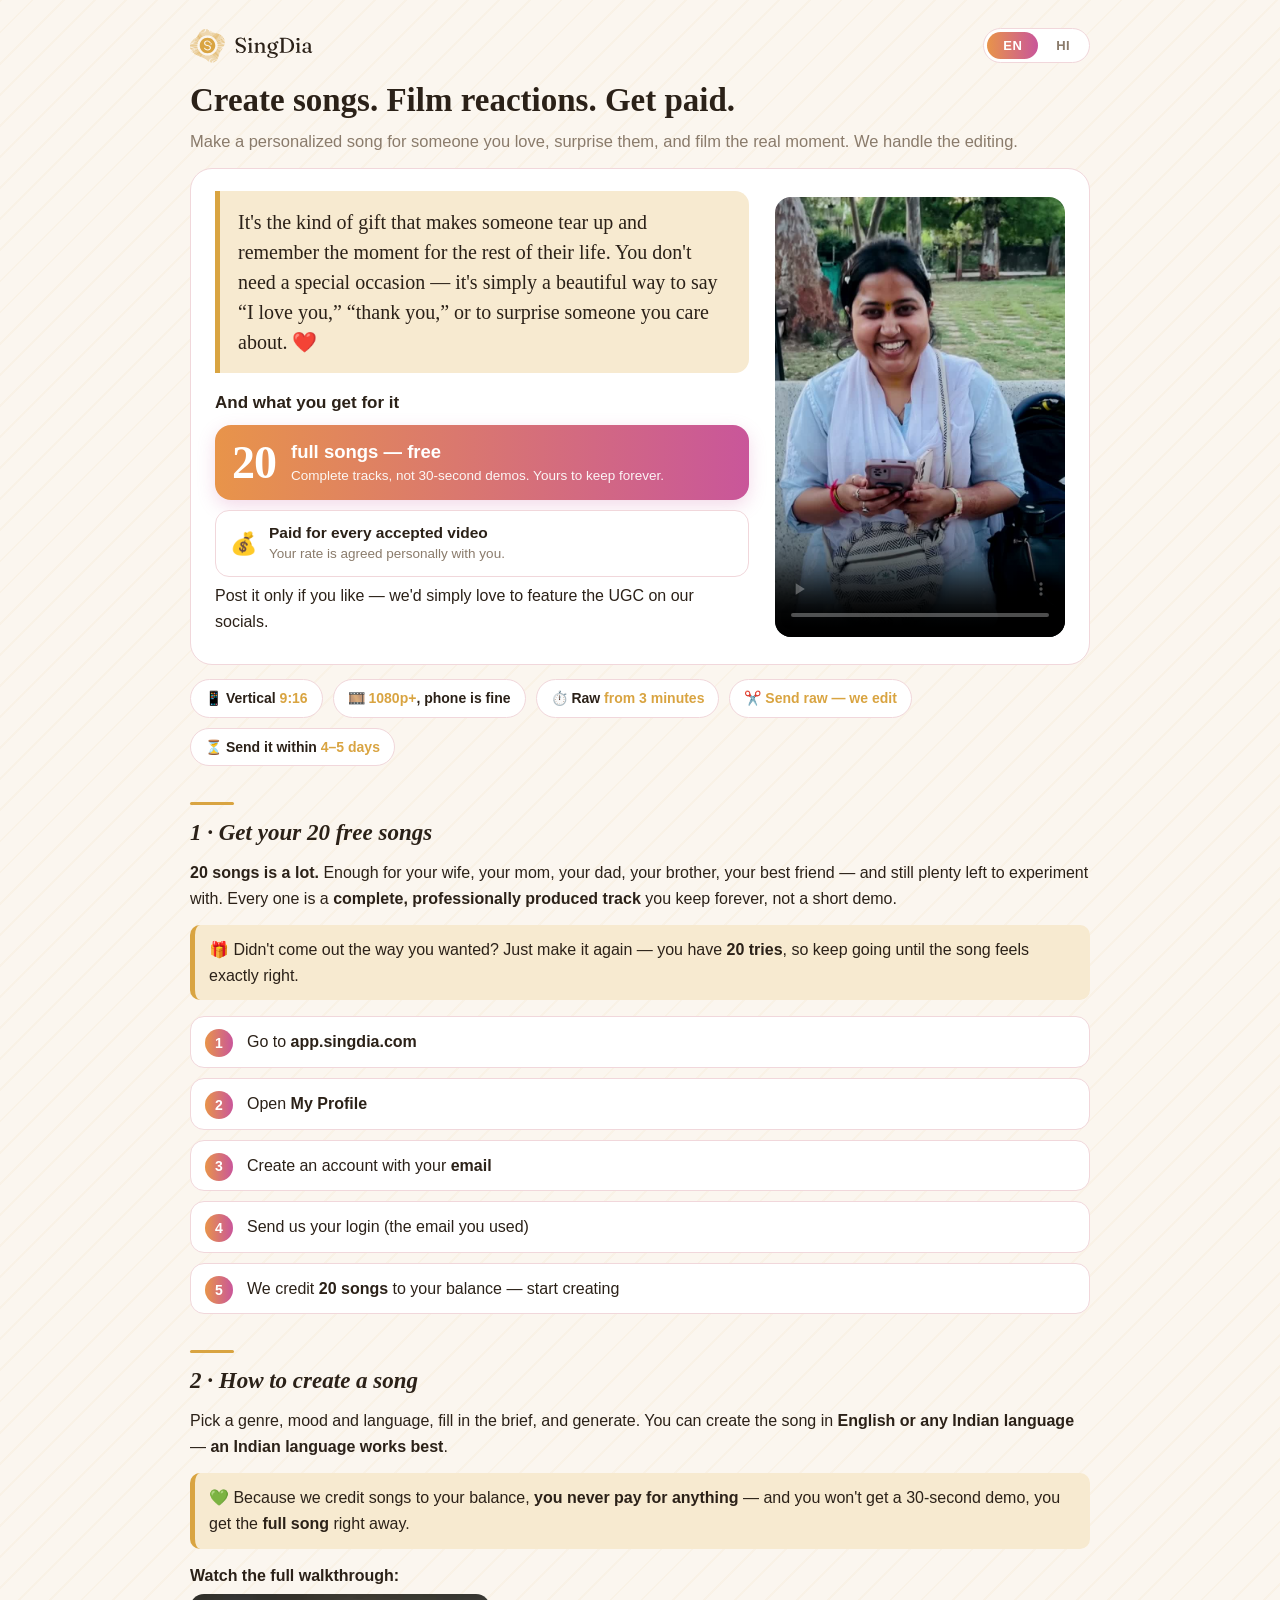
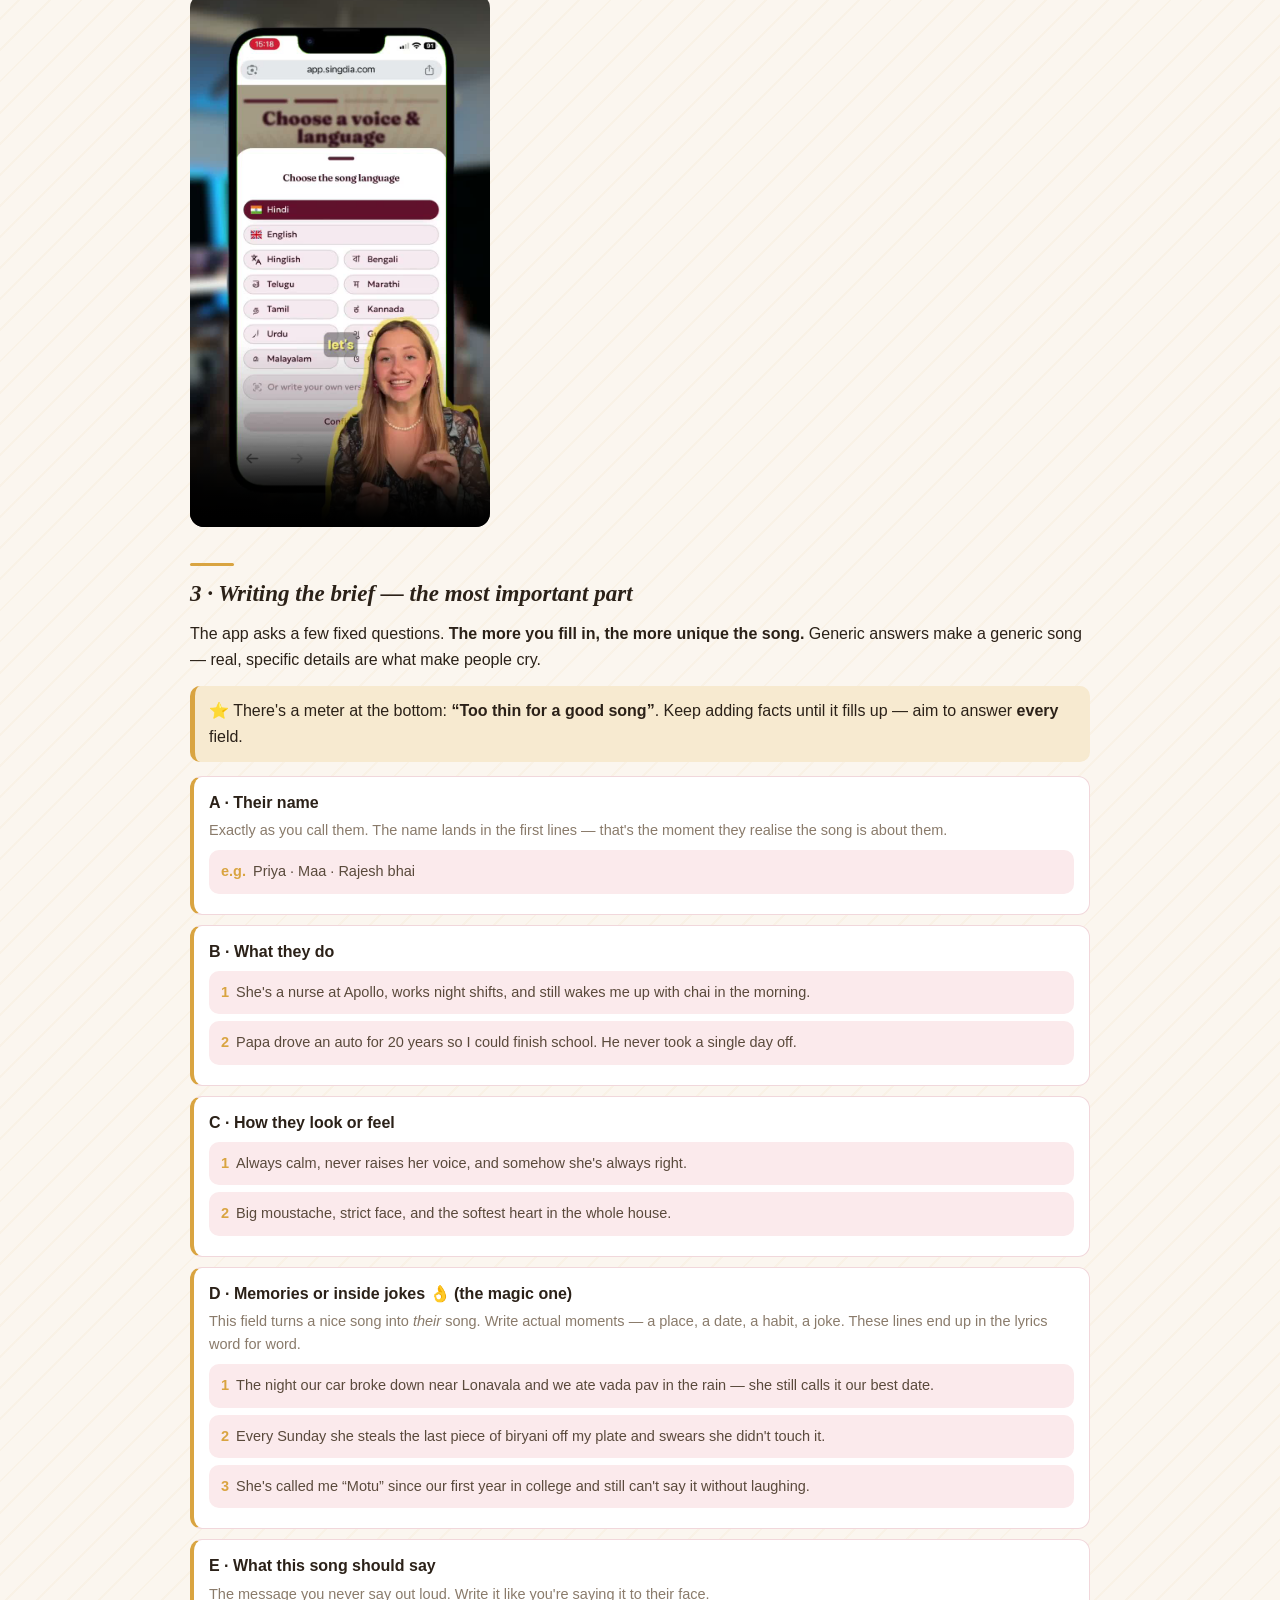
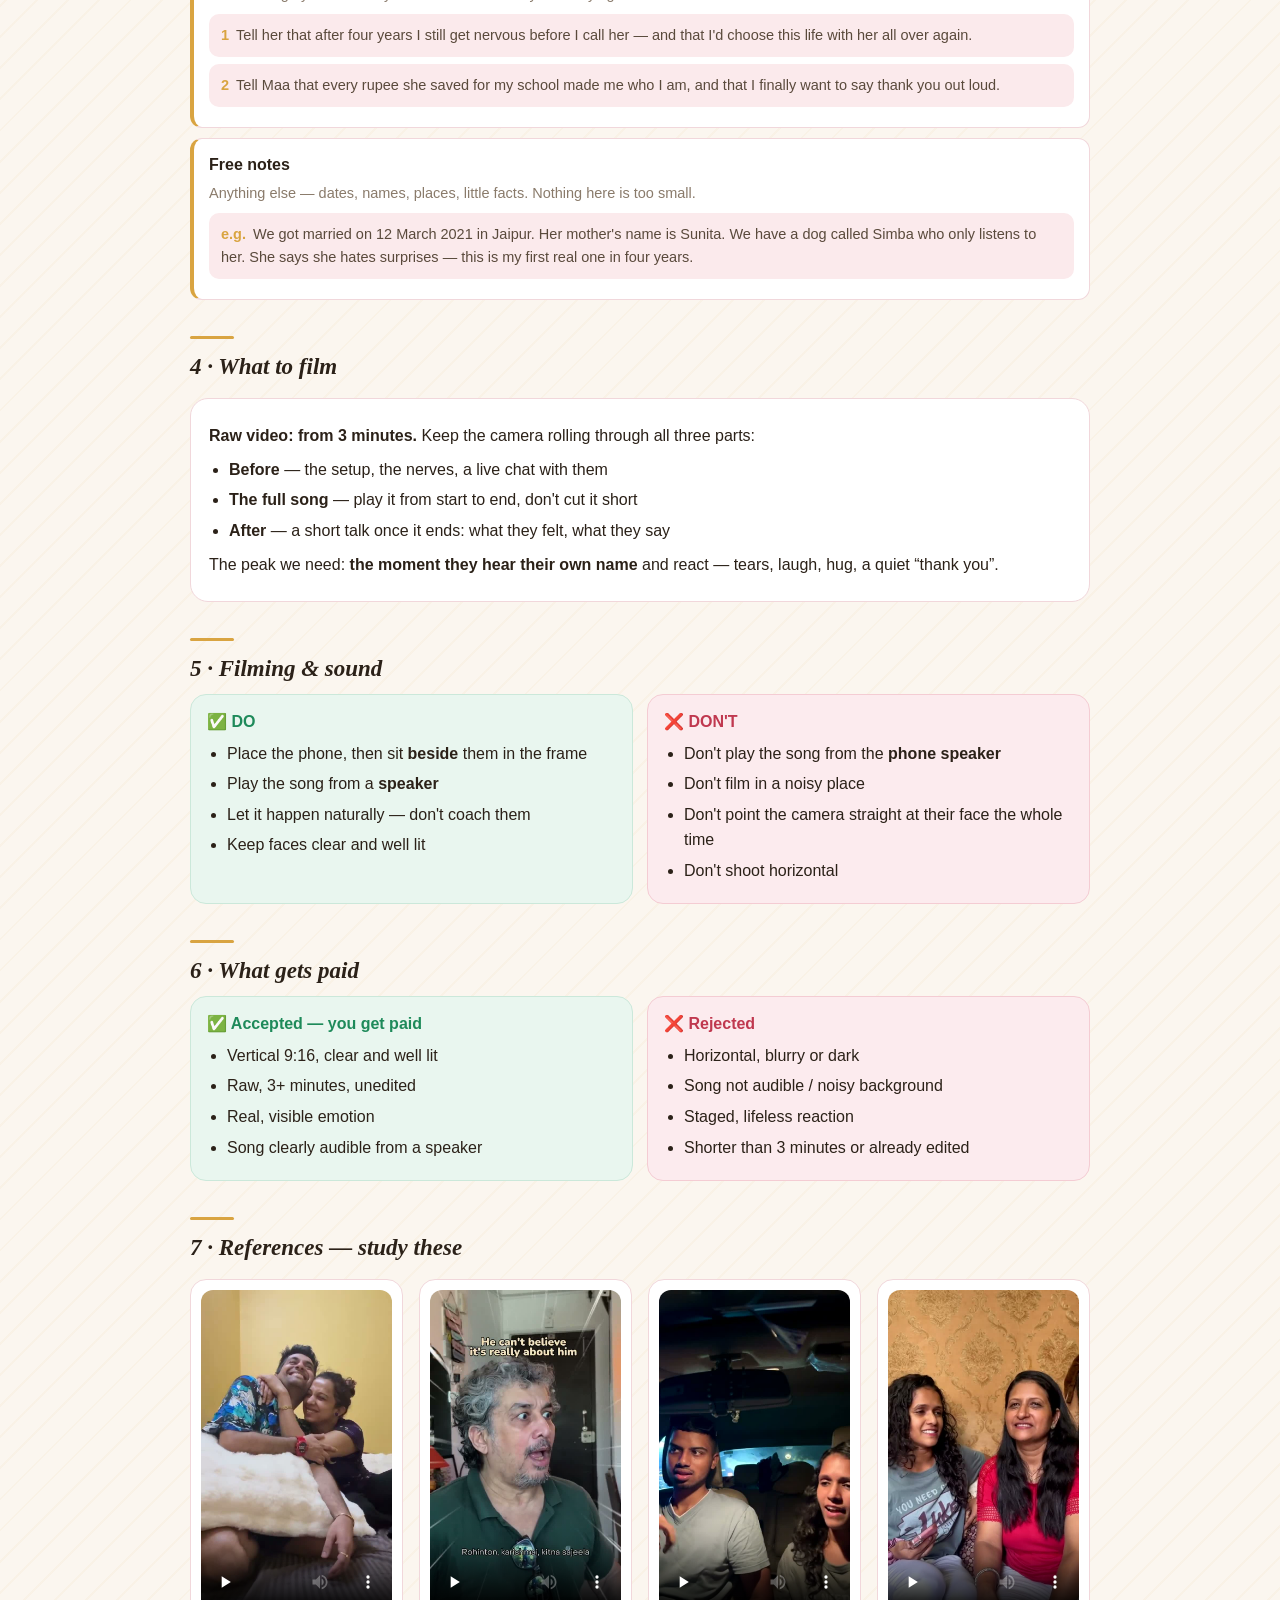
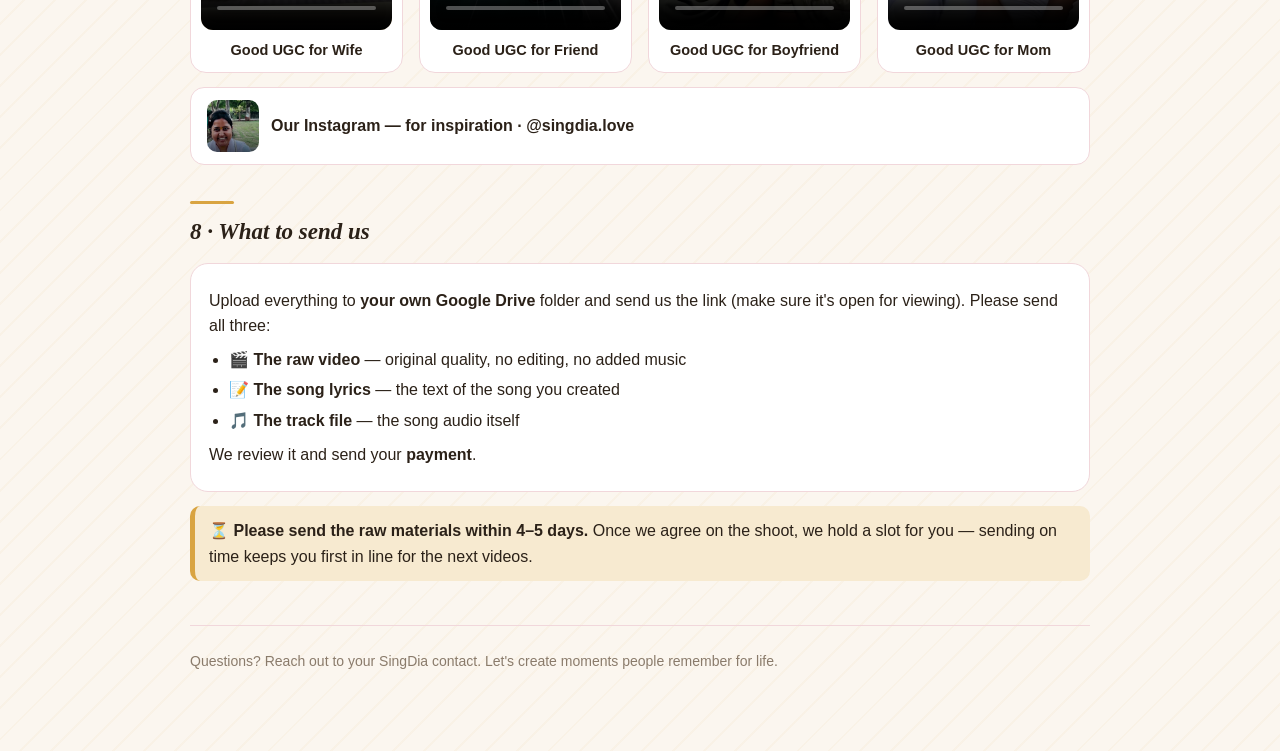
<file: index.html>
<!doctype html>
<html lang="en">
<head>
<meta charset="utf-8">
<meta name="viewport" content="width=device-width, initial-scale=1">
<title>SingDia — Creator Guide</title>
<style>
:root{
  --cream:#FBF6EF; --card:#FFFFFF; --pink:#FBEAEC; --pink-line:#F1D7DB;
  --gold:#D9A441; --gold-soft:#F7EAD0; --ink:#2B2118; --muted:#8A7B6B;
  --grad:linear-gradient(90deg,#E8944A,#C9569A);
  --do:#1E8A5A; --do-bg:#E9F6EF; --dont:#C0384F; --dont-bg:#FCEBEE;
}
*{box-sizing:border-box}
body{margin:0;background:var(--cream);color:var(--ink);line-height:1.6;
 font-family:-apple-system,"Segoe UI",Roboto,Arial,sans-serif;
 background-image:repeating-linear-gradient(135deg,rgba(217,164,65,.05) 0 2px,transparent 2px 22px);}
.wrap{max-width:940px;margin:0 auto;padding:20px 20px 70px}
header{display:flex;align-items:center;justify-content:space-between;gap:16px;padding:8px 0 2px;flex-wrap:wrap}
header img{height:34px}
.langs{display:flex;background:var(--card);border:1px solid var(--pink-line);border-radius:999px;padding:3px;gap:2px}
.langs button{border:0;background:transparent;color:var(--muted);font-weight:700;font-size:13px;
 padding:6px 16px;border-radius:999px;cursor:pointer;letter-spacing:.4px}
.langs button.on{background:var(--grad);color:#fff}
h1{font-family:Georgia,'Times New Roman',serif;font-size:33px;line-height:1.18;margin:16px 0 6px}
h2{font-family:Georgia,serif;font-style:italic;font-size:23px;margin:36px 0 6px}
h2:before{content:"";display:block;width:44px;height:3px;background:var(--gold);border-radius:2px;margin-bottom:10px}
h3{font-size:17px;margin:0 0 8px}
p{margin:8px 0}
.lead{color:var(--muted);font-size:16.5px;margin-bottom:14px}

.hero{display:grid;grid-template-columns:1fr 290px;gap:26px;align-items:center;
 background:var(--card);border:1px solid var(--pink-line);border-radius:22px;padding:22px 24px;margin-top:6px}
.hero video{width:100%;max-height:440px;object-fit:cover;border-radius:16px;display:block;background:#000}
.big{font-family:Georgia,serif;font-size:20px;line-height:1.5;border-left:5px solid var(--gold);
 background:var(--gold-soft);border-radius:0 14px 14px 0;padding:16px 18px;margin:0 0 16px}
.perks{display:grid;gap:10px;margin-top:6px}
.perk-main{display:flex;align-items:center;gap:15px;background:var(--grad);color:#fff;
 border-radius:16px;padding:15px 17px;box-shadow:0 6px 18px rgba(201,86,154,.22)}
.perk-main .pnum{font-family:Georgia,serif;font-size:46px;font-weight:700;line-height:.95;letter-spacing:-1px;flex:0 0 auto}
.perk-main b{display:block;font-size:18.5px;line-height:1.25}
.perk-main small{display:block;font-size:13.5px;line-height:1.45;margin-top:3px;opacity:.93}
.perk-row{display:flex;align-items:center;gap:12px;background:var(--card);
 border:1px solid var(--pink-line);border-radius:14px;padding:12px 14px}
.perk-row .pic{font-size:22px;flex:0 0 auto}
.perk-row b{display:block;font-size:15.5px;line-height:1.3}
.perk-row small{display:block;font-size:13.5px;color:var(--muted);margin-top:2px;line-height:1.4}

.spec{display:flex;flex-wrap:wrap;gap:10px;margin-top:14px}
.spec span{background:var(--card);border:1px solid var(--pink-line);border-radius:999px;padding:7px 14px;font-size:14px;font-weight:600}
.spec b{color:var(--gold)}
.card{background:var(--card);border:1px solid var(--pink-line);border-radius:18px;padding:16px 18px;margin:12px 0}
.cols{display:grid;grid-template-columns:1fr 1fr;gap:14px}
.do,.dont{border-radius:16px;padding:14px 16px}
.do{background:var(--do-bg);border:1px solid #cbe8da}.dont{background:var(--dont-bg);border:1px solid #f4ccd3}
.do h4{color:var(--do);margin:0 0 6px}.dont h4{color:var(--dont);margin:0 0 6px}
ul{margin:6px 0;padding-left:20px}li{margin:5px 0}
ol.steps{list-style:none;padding:0;counter-reset:s}
ol.steps li{counter-increment:s;position:relative;padding:12px 14px 12px 56px;background:var(--card);
 border:1px solid var(--pink-line);border-radius:14px;margin:10px 0}
ol.steps li:before{content:counter(s);position:absolute;left:14px;top:12px;width:28px;height:28px;border-radius:50%;
 background:var(--grad);color:#fff;font-weight:800;display:flex;align-items:center;justify-content:center;font-size:14px}
.field{background:var(--card);border:1px solid var(--pink-line);border-left:4px solid var(--gold);border-radius:12px;padding:13px 15px;margin:10px 0}
.field .q{font-weight:700;font-size:16px}
.hint{color:var(--muted);margin:4px 0 8px;font-size:14.5px}
.ex{background:var(--pink);border-radius:10px;padding:10px 12px;margin:7px 0;font-size:14.5px;color:#5a4a3c}
.ex i{color:var(--gold);font-style:normal;font-weight:800;margin-right:7px}
.tip{background:var(--gold-soft);border-left:5px solid var(--gold);border-radius:10px;padding:12px 14px;margin:14px 0}
.slot{background:#FFF6D8;border:1px dashed var(--gold);border-radius:8px;padding:2px 9px;font-weight:700;color:#8a6a12;font-size:14px}

/* video grid for references + how-to */
.vgrid{display:grid;grid-template-columns:repeat(auto-fit,minmax(210px,1fr));gap:16px;margin-top:12px}
.vcard{background:var(--card);border:1px solid var(--pink-line);border-radius:16px;padding:10px;text-align:center}
.vcard video{width:100%;aspect-ratio:9/16;object-fit:cover;border-radius:12px;display:block;background:#000}
.vcard .cap{font-weight:700;font-size:14.5px;margin-top:9px}
.howto video{width:100%;max-width:300px;aspect-ratio:9/16;object-fit:cover;border-radius:14px;display:block;background:#000;margin-top:6px}
.igbox{display:flex;align-items:center;gap:12px;background:var(--card);border:1px solid var(--pink-line);
 border-radius:14px;padding:12px 16px;margin-top:14px;text-decoration:none;color:var(--ink);font-weight:700}
.igbox img{width:52px;height:52px;object-fit:cover;border-radius:10px}
footer{margin-top:44px;padding-top:16px;border-top:1px solid var(--pink-line);color:var(--muted);font-size:14px}
@media(max-width:760px){.hero{grid-template-columns:1fr}.hero video{max-height:none;max-width:340px;margin:0 auto}
 .cols{grid-template-columns:1fr}h1{font-size:26px}.big{font-size:18px}}
@media print{body{background:#fff}.langs{display:none}.card,.field,.do,.dont,ol.steps li,.hero,.vcard{break-inside:avoid}}
</style>
</head>
<body>
<div class="wrap">

<header>
  <img src="img/logo.svg" alt="SingDia">
  <div class="langs">
    <button id="bEN" class="on" onclick="setLang('en')">EN</button>
    <button id="bHI" onclick="setLang('hi')">HI</button>
  </div>
</header>

<h1 data-en="Create songs. Film reactions. Get paid." data-hi="Gaane banao. Reaction filmao. Paise kamao.">Create songs. Film reactions. Get paid.</h1>
<p class="lead" data-en="Make a personalized song for someone you love, surprise them, and film the real moment. We handle the editing." data-hi="Apne kisi apne ke liye personalized gaana banao, unhe surprise do, aur asli moment film karo. Editing hum sambhal lenge.">Make a personalized song for someone you love, surprise them, and film the real moment. We handle the editing.</p>

<div class="hero">
  <div>
    <p class="big" data-en="It's the kind of gift that makes someone tear up and remember the moment for the rest of their life. You don't need a special occasion — it's simply a beautiful way to say “I love you,” “thank you,” or to surprise someone you care about. ❤️" data-hi="Ye wo gift hai jisse kisi ki aankhein bhar aati hain aur wo pal use zindagi bhar yaad rehta hai. Koi khaas mauka chahiye hi nahi — ye bas ek khoobsurat tareeka hai “I love you”, “thank you” kehne ka, ya kisi apne ko surprise dene ka. ❤️">It's the kind of gift that makes someone tear up and remember the moment for the rest of their life. You don't need a special occasion — it's simply a beautiful way to say “I love you,” “thank you,” or to surprise someone you care about. ❤️</p>
    <h3 data-en="And what you get for it" data-hi="Aur iske liye aapko kya milega">And what you get for it</h3>
    <div class="perks">
      <div class="perk-main">
        <span class="pnum">20</span>
        <div>
          <b data-en="full songs — free" data-hi="full gaane — free">full songs — free</b>
          <small data-en="Complete tracks, not 30-second demos. Yours to keep forever." data-hi="Poore tracks, 30-second demo nahi. Hamesha ke liye aapke.">Complete tracks, not 30-second demos. Yours to keep forever.</small>
        </div>
      </div>
      <div class="perk-row">
        <span class="pic">💰</span>
        <div>
          <b data-en="Paid for every accepted video" data-hi="Har accepted video ka payment">Paid for every accepted video</b>
          <small data-en="Your rate is agreed personally with you." data-hi="Aapka rate aapse personally tay hota hai.">Your rate is agreed personally with you.</small>
        </div>
      </div>
    </div>
    <p style="margin-top:6px" data-en="Post it only if you like — we'd simply love to feature the UGC on our socials." data-hi="Post karna optional hai — hum bas ye UGC apne socials par feature karna chahenge.">Post it only if you like — we'd simply love to feature the UGC on our socials.</p>
  </div>
  <video src="media/hero.mp4" poster="img/hero.jpg" muted autoplay loop playsinline controls preload="metadata"></video>
</div>

<div class="spec">
  <span data-en="📱 Vertical <b>9:16</b>" data-hi="📱 Vertical <b>9:16</b>">📱 Vertical <b>9:16</b></span>
  <span data-en="🎞️ <b>1080p+</b>, phone is fine" data-hi="🎞️ <b>1080p+</b>, phone chalega">🎞️ <b>1080p+</b>, phone is fine</span>
  <span data-en="⏱️ Raw <b>from 3 minutes</b>" data-hi="⏱️ Raw <b>3 minute se zyada</b>">⏱️ Raw <b>from 3 minutes</b></span>
  <span data-en="✂️ <b>Send raw — we edit</b>" data-hi="✂️ <b>Raw bhejo — edit hum karenge</b>">✂️ <b>Send raw — we edit</b></span>
  <span data-en="⏳ Send it within <b>4–5 days</b>" data-hi="⏳ <b>4–5 din</b> ke andar bhejo">⏳ Send it within <b>4–5 days</b></span>
</div>

<h2 data-en="1 · Get your 20 free songs" data-hi="1 · Apne 20 free gaane lo">1 · Get your 20 free songs</h2>
<p data-en="<b>20 songs is a lot.</b> Enough for your wife, your mom, your dad, your brother, your best friend — and still plenty left to experiment with. Every one is a <b>complete, professionally produced track</b> you keep forever, not a short demo." data-hi="<b>20 gaane bahut hote hain.</b> Apni wife, maa, papa, bhai, best friend — sabke liye kaafi, aur experiment karne ke liye bhi bachega. Har ek <b>poora, professionally produced track</b> hai jo hamesha aapka rehta hai — koi chhota demo nahi."><b>20 songs is a lot.</b> Enough for your wife, your mom, your dad, your brother, your best friend — and still plenty left to experiment with. Every one is a <b>complete, professionally produced track</b> you keep forever, not a short demo.</p>
<div class="tip" data-en="🎁 Didn't come out the way you wanted? Just make it again — you have <b>20 tries</b>, so keep going until the song feels exactly right." data-hi="🎁 Gaana waisa nahi bana jaisa chahte the? Dobara bana lo — aapke paas <b>20 chances</b> hain, tab tak try karo jab tak gaana bilkul perfect na lage.">🎁 Didn't come out the way you wanted? Just make it again — you have <b>20 tries</b>, so keep going until the song feels exactly right.</div>
<ol class="steps">
  <li data-en="Go to <b>app.singdia.com</b>" data-hi="<b>app.singdia.com</b> par jao">Go to <b>app.singdia.com</b></li>
  <li data-en="Open <b>My Profile</b>" data-hi="<b>My Profile</b> kholo">Open <b>My Profile</b></li>
  <li data-en="Create an account with your <b>email</b>" data-hi="Apni <b>email</b> se account banao">Create an account with your <b>email</b></li>
  <li data-en="Send us your login (the email you used)" data-hi="Humein apna login (wahi email) bhejo">Send us your login (the email you used)</li>
  <li data-en="We credit <b>20 songs</b> to your balance — start creating" data-hi="Hum aapke balance mein <b>20 gaane</b> credit kar denge — banana shuru karo">We credit <b>20 songs</b> to your balance — start creating</li>
</ol>

<h2 data-en="2 · How to create a song" data-hi="2 · Gaana kaise banaye">2 · How to create a song</h2>
<p data-en="Pick a genre, mood and language, fill in the brief, and generate. You can create the song in <b>English or any Indian language</b> — <b>an Indian language works best</b>." data-hi="Genre, mood aur language chuno, brief bharo, aur generate karo. Gaana <b>English ya kisi bhi Indian language</b> mein bana sakte ho — <b>Indian language sabse acchi chalti hai</b>.">Pick a genre, mood and language, fill in the brief, and generate. You can create the song in <b>English or any Indian language</b> — <b>an Indian language works best</b>.</p>
<div class="tip" data-en="💚 Because we credit songs to your balance, <b>you never pay for anything</b> — and you won't get a 30-second demo, you get the <b>full song</b> right away." data-hi="💚 Kyunki hum aapke balance mein gaane credit karte hain, <b>aapko kuch bhi pay nahi karna</b> — aur aapko 30-second demo nahi, seedha <b>poora gaana</b> milega.">💚 Because we credit songs to your balance, <b>you never pay for anything</b> — and you won't get a 30-second demo, you get the <b>full song</b> right away.</div>
<div class="howto">
  <p style="font-weight:700;margin-bottom:2px" data-en="Watch the full walkthrough:" data-hi="Poora process dekho:">Watch the full walkthrough:</p>
  <video id="howVid" src="media/how-en.mp4" poster="img/how-en.jpg" controls playsinline preload="none"></video>
</div>

<h2 data-en="3 · Writing the brief — the most important part" data-hi="3 · Brief likhna — sabse zaroori hissa">3 · Writing the brief — the most important part</h2>
<p data-en="The app asks a few fixed questions. <b>The more you fill in, the more unique the song.</b> Generic answers make a generic song — real, specific details are what make people cry." data-hi="App kuch fixed sawaal poochta hai. <b>Jitna zyada bharoge, gaana utna hi unique.</b> Generic jawab se generic gaana banta hai — asli, specific details hi logon ko rulati hain.">The app asks a few fixed questions. <b>The more you fill in, the more unique the song.</b> Generic answers make a generic song — real, specific details are what make people cry.</p>
<div class="tip" data-en="⭐ There's a meter at the bottom: <b>“Too thin for a good song”</b>. Keep adding facts until it fills up — aim to answer <b>every</b> field." data-hi="⭐ Neeche ek meter hai: <b>“Too thin for a good song”</b>. Jab tak wo bhar na jaye, facts add karte raho — koshish karo <b>har</b> field bharne ki.">⭐ There's a meter at the bottom: <b>“Too thin for a good song”</b>. Keep adding facts until it fills up — aim to answer <b>every</b> field.</div>

<div class="field">
  <div class="q" data-en="A · Their name" data-hi="A · Unka naam">A · Their name</div>
  <p class="hint" data-en="Exactly as you call them. The name lands in the first lines — that's the moment they realise the song is about them." data-hi="Bilkul jaise aap unhe bulate ho. Naam pehli lines mein aata hai — wahi pal hai jab unhe samajh aata hai ki gaana unke baare mein hai.">Exactly as you call them. The name lands in the first lines — that's the moment they realise the song is about them.</p>
  <div class="ex"><i>e.g.</i><span data-en="Priya · Maa · Rajesh bhai" data-hi="Priya · Maa · Rajesh bhai">Priya · Maa · Rajesh bhai</span></div>
</div>

<div class="field">
  <div class="q" data-en="B · What they do" data-hi="B · Wo kya karte hain">B · What they do</div>
  <div class="ex"><i>1</i><span data-en="She's a nurse at Apollo, works night shifts, and still wakes me up with chai in the morning." data-hi="Wo Apollo mein nurse hai, night shift karti hai, aur phir bhi subah mujhe chai se uthati hai.">She's a nurse at Apollo, works night shifts, and still wakes me up with chai in the morning.</span></div>
  <div class="ex"><i>2</i><span data-en="Papa drove an auto for 20 years so I could finish school. He never took a single day off." data-hi="Papa ne 20 saal auto chalaya taaki main school poora kar sakun. Unhone ek din bhi chhutti nahi li.">Papa drove an auto for 20 years so I could finish school. He never took a single day off.</span></div>
</div>

<div class="field">
  <div class="q" data-en="C · How they look or feel" data-hi="C · Wo kaise dikhte ya lagte hain">C · How they look or feel</div>
  <div class="ex"><i>1</i><span data-en="Always calm, never raises her voice, and somehow she's always right." data-hi="Hamesha shaant, kabhi awaaz nahi uthati, aur pata nahi kaise hamesha sahi hoti hai.">Always calm, never raises her voice, and somehow she's always right.</span></div>
  <div class="ex"><i>2</i><span data-en="Big moustache, strict face, and the softest heart in the whole house." data-hi="Badi moonch, sakht chehra, aur poore ghar ka sabse naram dil.">Big moustache, strict face, and the softest heart in the whole house.</span></div>
</div>

<div class="field">
  <div class="q" data-en="D · Memories or inside jokes 👌 (the magic one)" data-hi="D · Yaadein ya inside jokes 👌 (sabse magic wala)">D · Memories or inside jokes 👌 (the magic one)</div>
  <p class="hint" data-en="This field turns a nice song into <i>their</i> song. Write actual moments — a place, a date, a habit, a joke. These lines end up in the lyrics word for word." data-hi="Yahi field ek acche gaane ko <i>unka</i> gaana bana deti hai. Asli lamhe likho — jagah, tareekh, aadat, mazaak. Yehi lines lyrics mein hu-ba-hu aati hain.">This field turns a nice song into <i>their</i> song. Write actual moments — a place, a date, a habit, a joke. These lines end up in the lyrics word for word.</p>
  <div class="ex"><i>1</i><span data-en="The night our car broke down near Lonavala and we ate vada pav in the rain — she still calls it our best date." data-hi="Wo raat jab Lonavala ke paas humari car kharab ho gayi aur humne baarish mein vada pav khaya — wo aaj bhi use humara best date kehti hai.">The night our car broke down near Lonavala and we ate vada pav in the rain — she still calls it our best date.</span></div>
  <div class="ex"><i>2</i><span data-en="Every Sunday she steals the last piece of biryani off my plate and swears she didn't touch it." data-hi="Har Sunday wo meri plate se biryani ka aakhri piece chura leti hai aur kasam khaati hai ki haath bhi nahi lagaya.">Every Sunday she steals the last piece of biryani off my plate and swears she didn't touch it.</span></div>
  <div class="ex"><i>3</i><span data-en="She's called me “Motu” since our first year in college and still can't say it without laughing." data-hi="College ke pehle saal se wo mujhe “Motu” bulati hai aur aaj bhi bina hanse nahi keh paati.">She's called me “Motu” since our first year in college and still can't say it without laughing.</span></div>
</div>

<div class="field">
  <div class="q" data-en="E · What this song should say" data-hi="E · Ye gaana kya kehna chahiye">E · What this song should say</div>
  <p class="hint" data-en="The message you never say out loud. Write it like you're saying it to their face." data-hi="Wo baat jo aap kabhi zubaan se nahi kehte. Aise likho jaise unke saamne keh rahe ho.">The message you never say out loud. Write it like you're saying it to their face.</p>
  <div class="ex"><i>1</i><span data-en="Tell her that after four years I still get nervous before I call her — and that I'd choose this life with her all over again." data-hi="Use batao ki chaar saal baad bhi call karne se pehle main nervous ho jata hoon — aur ye zindagi main phir se usi ke saath chunta.">Tell her that after four years I still get nervous before I call her — and that I'd choose this life with her all over again.</span></div>
  <div class="ex"><i>2</i><span data-en="Tell Maa that every rupee she saved for my school made me who I am, and that I finally want to say thank you out loud." data-hi="Maa ko batao ki unka bachaya har rupaya mujhe wo banaya jo main aaj hoon, aur ab main zor se thank you kehna chahta hoon.">Tell Maa that every rupee she saved for my school made me who I am, and that I finally want to say thank you out loud.</span></div>
</div>

<div class="field">
  <div class="q" data-en="Free notes" data-hi="Free notes">Free notes</div>
  <p class="hint" data-en="Anything else — dates, names, places, little facts. Nothing here is too small." data-hi="Aur kuch bhi — tareekhein, naam, jagah, chhoti baatein. Yahan kuch bhi chhota nahi hai.">Anything else — dates, names, places, little facts. Nothing here is too small.</p>
  <div class="ex"><i>e.g.</i><span data-en="We got married on 12 March 2021 in Jaipur. Her mother's name is Sunita. We have a dog called Simba who only listens to her. She says she hates surprises — this is my first real one in four years." data-hi="Humari shaadi 12 March 2021 ko Jaipur mein hui. Uski maa ka naam Sunita hai. Humara ek dog hai Simba, jo sirf uski sunta hai. Wo kehti hai use surprises pasand nahi — chaar saal mein ye mera pehla asli surprise hai.">We got married on 12 March 2021 in Jaipur. Her mother's name is Sunita. We have a dog called Simba who only listens to her. She says she hates surprises — this is my first real one in four years.</span></div>
</div>

<h2 data-en="4 · What to film" data-hi="4 · Kya film karna hai">4 · What to film</h2>
<div class="card">
  <p data-en="<b>Raw video: from 3 minutes.</b> Keep the camera rolling through all three parts:" data-hi="<b>Raw video: 3 minute se zyada.</b> Teeno hisson mein camera chalta rehna chahiye:"><b>Raw video: from 3 minutes.</b> Keep the camera rolling through all three parts:</p>
  <ul>
    <li data-en="<b>Before</b> — the setup, the nerves, a live chat with them" data-hi="<b>Pehle</b> — taiyari, ghabrahat, unke saath live baat"><b>Before</b> — the setup, the nerves, a live chat with them</li>
    <li data-en="<b>The full song</b> — play it from start to end, don't cut it short" data-hi="<b>Poora gaana</b> — shuru se aakhir tak bajao, beech mein mat kaato"><b>The full song</b> — play it from start to end, don't cut it short</li>
    <li data-en="<b>After</b> — a short talk once it ends: what they felt, what they say" data-hi="<b>Baad mein</b> — khatam hone par thodi baat: unhe kaisa laga, wo kya kehte hain"><b>After</b> — a short talk once it ends: what they felt, what they say</li>
  </ul>
  <p data-en="The peak we need: <b>the moment they hear their own name</b> and react — tears, laugh, hug, a quiet “thank you”." data-hi="Humein jo peak chahiye: <b>wo pal jab wo apna naam sunte hain</b> aur react karte hain — aansu, hansi, gale lagna, dheere se “thank you”.">The peak we need: <b>the moment they hear their own name</b> and react — tears, laugh, hug, a quiet “thank you”.</p>
</div>

<h2 data-en="5 · Filming &amp; sound" data-hi="5 · Filming aur sound">5 · Filming &amp; sound</h2>
<div class="cols">
  <div class="do"><h4>✅ DO</h4><ul>
    <li data-en="Place the phone, then sit <b>beside</b> them in the frame" data-hi="Phone rakho, phir unke <b>bagal mein</b> frame ke andar baitho">Place the phone, then sit <b>beside</b> them in the frame</li>
    <li data-en="Play the song from a <b>speaker</b>" data-hi="Gaana <b>speaker</b> se bajao">Play the song from a <b>speaker</b></li>
    <li data-en="Let it happen naturally — don't coach them" data-hi="Sab natural hone do — unhe sikhao mat">Let it happen naturally — don't coach them</li>
    <li data-en="Keep faces clear and well lit" data-hi="Chehre saaf aur acchi roshni mein rakho">Keep faces clear and well lit</li>
  </ul></div>
  <div class="dont"><h4>❌ DON'T</h4><ul>
    <li data-en="Don't play the song from the <b>phone speaker</b>" data-hi="Gaana <b>phone ke speaker</b> se mat bajao">Don't play the song from the <b>phone speaker</b></li>
    <li data-en="Don't film in a noisy place" data-hi="Shor waali jagah pe film mat karo">Don't film in a noisy place</li>
    <li data-en="Don't point the camera straight at their face the whole time" data-hi="Poore time camera seedha unke chehre pe mat rakho">Don't point the camera straight at their face the whole time</li>
    <li data-en="Don't shoot horizontal" data-hi="Horizontal shoot mat karo">Don't shoot horizontal</li>
  </ul></div>
</div>

<h2 data-en="6 · What gets paid" data-hi="6 · Kiske paise milte hain">6 · What gets paid</h2>
<div class="cols">
  <div class="do"><h4 data-en="✅ Accepted — you get paid" data-hi="✅ Accepted — aapko payment milta hai">✅ Accepted — you get paid</h4><ul>
    <li data-en="Vertical 9:16, clear and well lit" data-hi="Vertical 9:16, saaf aur acchi light">Vertical 9:16, clear and well lit</li>
    <li data-en="Raw, 3+ minutes, unedited" data-hi="Raw, 3+ minute, bina edit">Raw, 3+ minutes, unedited</li>
    <li data-en="Real, visible emotion" data-hi="Asli, dikhne wala emotion">Real, visible emotion</li>
    <li data-en="Song clearly audible from a speaker" data-hi="Gaana speaker se saaf sunai de">Song clearly audible from a speaker</li>
  </ul></div>
  <div class="dont"><h4 data-en="❌ Rejected" data-hi="❌ Reject">❌ Rejected</h4><ul>
    <li data-en="Horizontal, blurry or dark" data-hi="Horizontal, blurry ya andhera">Horizontal, blurry or dark</li>
    <li data-en="Song not audible / noisy background" data-hi="Gaana sunai na de / background shor">Song not audible / noisy background</li>
    <li data-en="Staged, lifeless reaction" data-hi="Nakli, bejaan reaction">Staged, lifeless reaction</li>
    <li data-en="Shorter than 3 minutes or already edited" data-hi="3 minute se chhota ya pehle se edited">Shorter than 3 minutes or already edited</li>
  </ul></div>
</div>

<h2 data-en="7 · References — study these" data-hi="7 · References — inhe dekho">7 · References — study these</h2>
<div class="vgrid">
  <div class="vcard"><video src="media/ref-wife.mp4" poster="img/ref-wife.jpg" controls playsinline preload="none"></video><div class="cap" data-en="Good UGC for Wife" data-hi="Good UGC for Wife">Good UGC for Wife</div></div>
  <div class="vcard"><video src="media/ref-friend.mp4" poster="img/ref-friend.jpg" controls playsinline preload="none"></video><div class="cap" data-en="Good UGC for Friend" data-hi="Good UGC for Friend">Good UGC for Friend</div></div>
  <div class="vcard"><video src="media/ref-boyfriend.mp4" poster="img/ref-boyfriend.jpg" controls playsinline preload="none"></video><div class="cap" data-en="Good UGC for Boyfriend" data-hi="Good UGC for Boyfriend">Good UGC for Boyfriend</div></div>
  <div class="vcard"><video src="media/ref-mom.mp4" poster="img/ref-mom.jpg" controls playsinline preload="none"></video><div class="cap" data-en="Good UGC for Mom" data-hi="Good UGC for Mom">Good UGC for Mom</div></div>
</div>
<a class="igbox" href="https://www.instagram.com/singdia.love/" target="_blank" rel="noopener">
  <img src="img/warm.jpg" alt="">
  <span data-en="Our Instagram — for inspiration · @singdia.love" data-hi="Hamara Instagram — inspiration ke liye · @singdia.love">Our Instagram — for inspiration · @singdia.love</span>
</a>

<h2 data-en="8 · What to send us" data-hi="8 · Humein kya bhejna hai">8 · What to send us</h2>
<div class="card">
  <p data-en="Upload everything to <b>your own Google Drive</b> folder and send us the link (make sure it's open for viewing). Please send all three:" data-hi="Sab kuch <b>apne Google Drive</b> folder mein upload karo aur humein link bhejo (viewing ke liye open ho). Teeno cheezein bhejni hain:">Upload everything to <b>your own Google Drive</b> folder and send us the link (make sure it's open for viewing). Please send all three:</p>
  <ul>
    <li data-en="🎬 <b>The raw video</b> — original quality, no editing, no added music" data-hi="🎬 <b>Raw video</b> — original quality, koi editing nahi, koi music nahi">🎬 <b>The raw video</b> — original quality, no editing, no added music</li>
    <li data-en="📝 <b>The song lyrics</b> — the text of the song you created" data-hi="📝 <b>Gaane ke lyrics</b> — jo gaana banaya uska text">📝 <b>The song lyrics</b> — the text of the song you created</li>
    <li data-en="🎵 <b>The track file</b> — the song audio itself" data-hi="🎵 <b>Track file</b> — khud gaane ki audio file">🎵 <b>The track file</b> — the song audio itself</li>
  </ul>
  <p data-en="We review it and send your <b>payment</b>." data-hi="Hum review karke aapka <b>payment</b> bhej denge.">We review it and send your <b>payment</b>.</p>
</div>
<div class="tip" data-en="⏳ <b>Please send the raw materials within 4–5 days.</b> Once we agree on the shoot, we hold a slot for you — sending on time keeps you first in line for the next videos." data-hi="⏳ <b>Raw material 4–5 din ke andar bhejna zaroori hai.</b> Shoot tay hone ke baad hum aapke liye slot rakhte hain — time par bhejoge to agle videos ke liye aap hi pehle number par rahoge.">⏳ <b>Please send the raw materials within 4–5 days.</b> Once we agree on the shoot, we hold a slot for you — sending on time keeps you first in line for the next videos.</div>

<footer>
  <p data-en="Questions? Reach out to your SingDia contact. Let's create moments people remember for life." data-hi="Sawaal hain? Apne SingDia contact se baat karo. Aaiye aise moments banaye jo log zindagi bhar yaad rakhein.">Questions? Reach out to your SingDia contact. Let's create moments people remember for life.</p>
</footer>

</div>
<script>
function setLang(l){
  document.querySelectorAll('[data-en]').forEach(function(e){
    var v=e.getAttribute('data-'+l); if(v!==null) e.innerHTML=v;
  });
  // instruction video follows the selected language
  var hv=document.getElementById('howVid');
  if(hv){
    var src = l==='hi' ? 'media/how-hi.mp4' : 'media/how-en.mp4';
    var pos = l==='hi' ? 'img/how-hi.jpg'   : 'img/how-en.jpg';
    if(!hv.src.endsWith(src)){ hv.pause(); hv.src=src; hv.poster=pos; hv.load(); }
  }
  document.getElementById('bEN').className = l==='en' ? 'on' : '';
  document.getElementById('bHI').className = l==='hi' ? 'on' : '';
  document.documentElement.lang = l;
  try{localStorage.setItem('sd_lang',l)}catch(x){}
}
try{var s=localStorage.getItem('sd_lang'); if(s) setLang(s);}catch(x){}
</script>
</body>
</html>
</file>
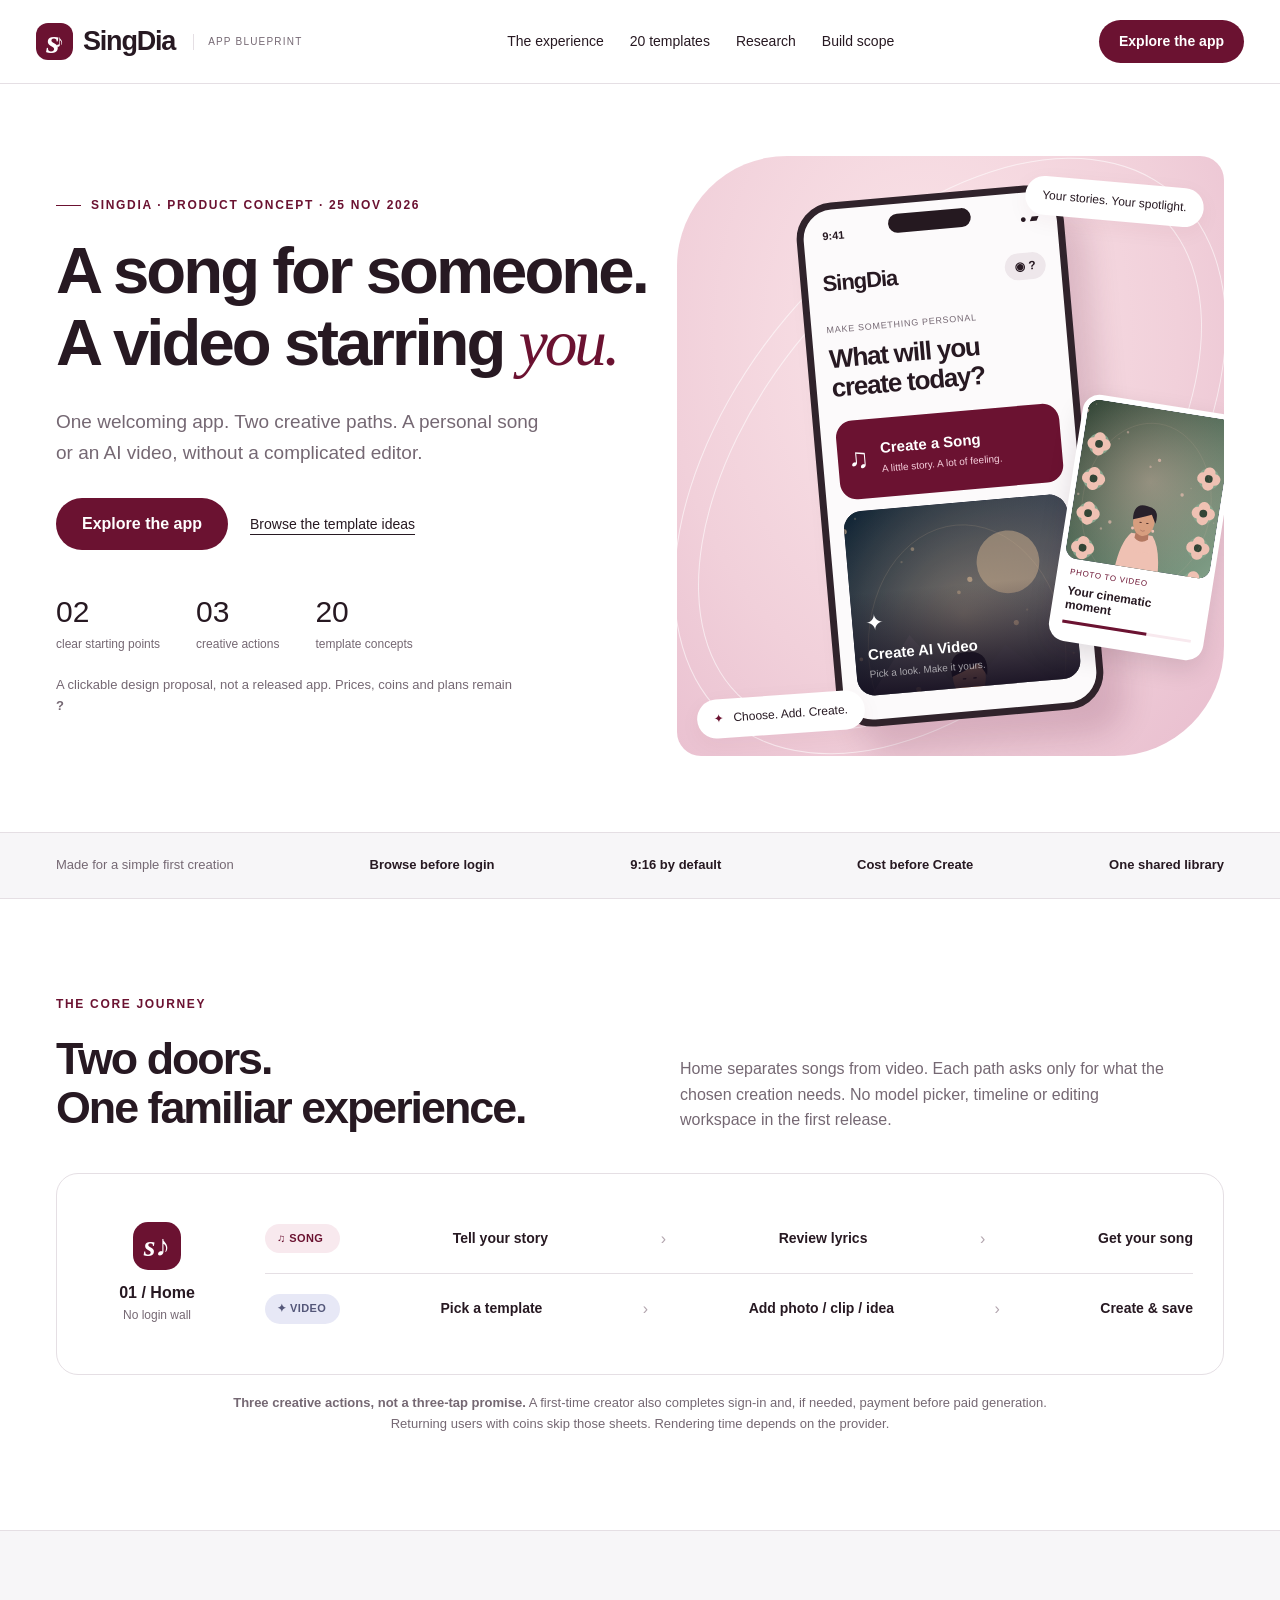
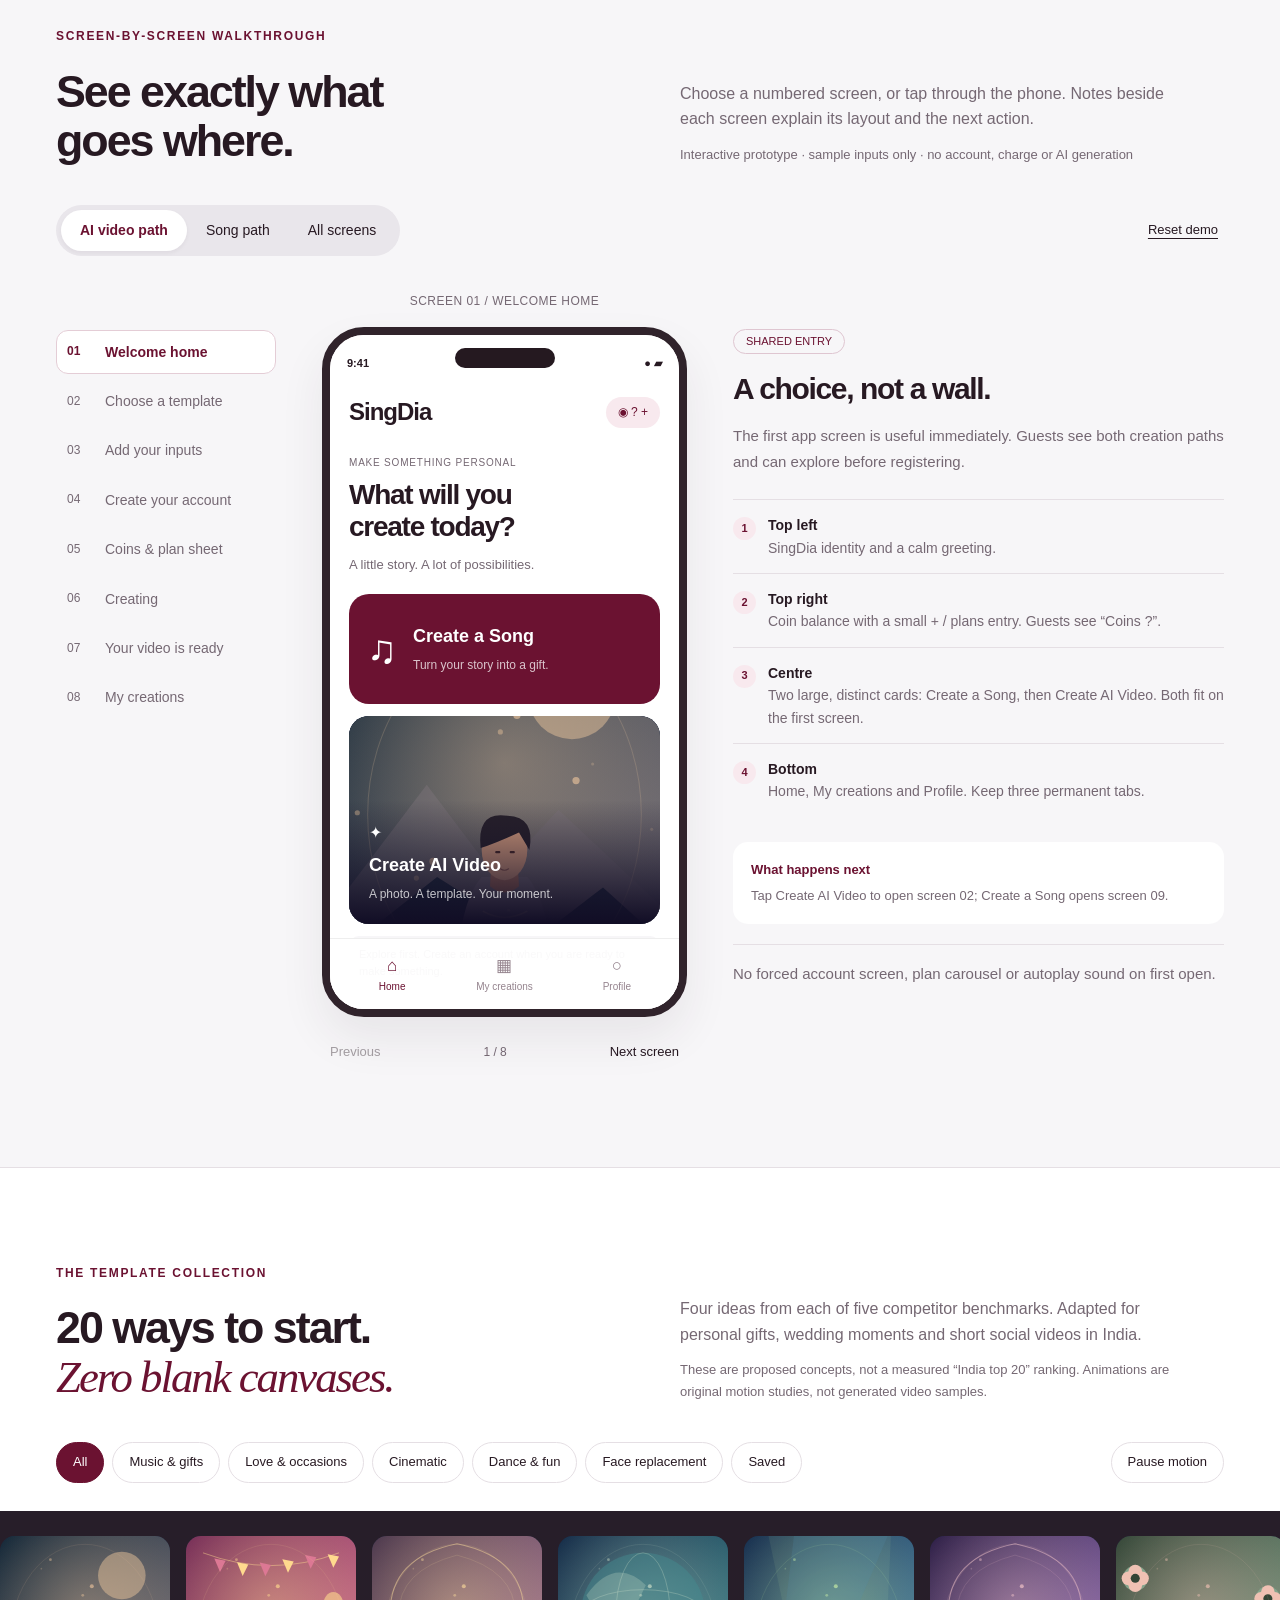
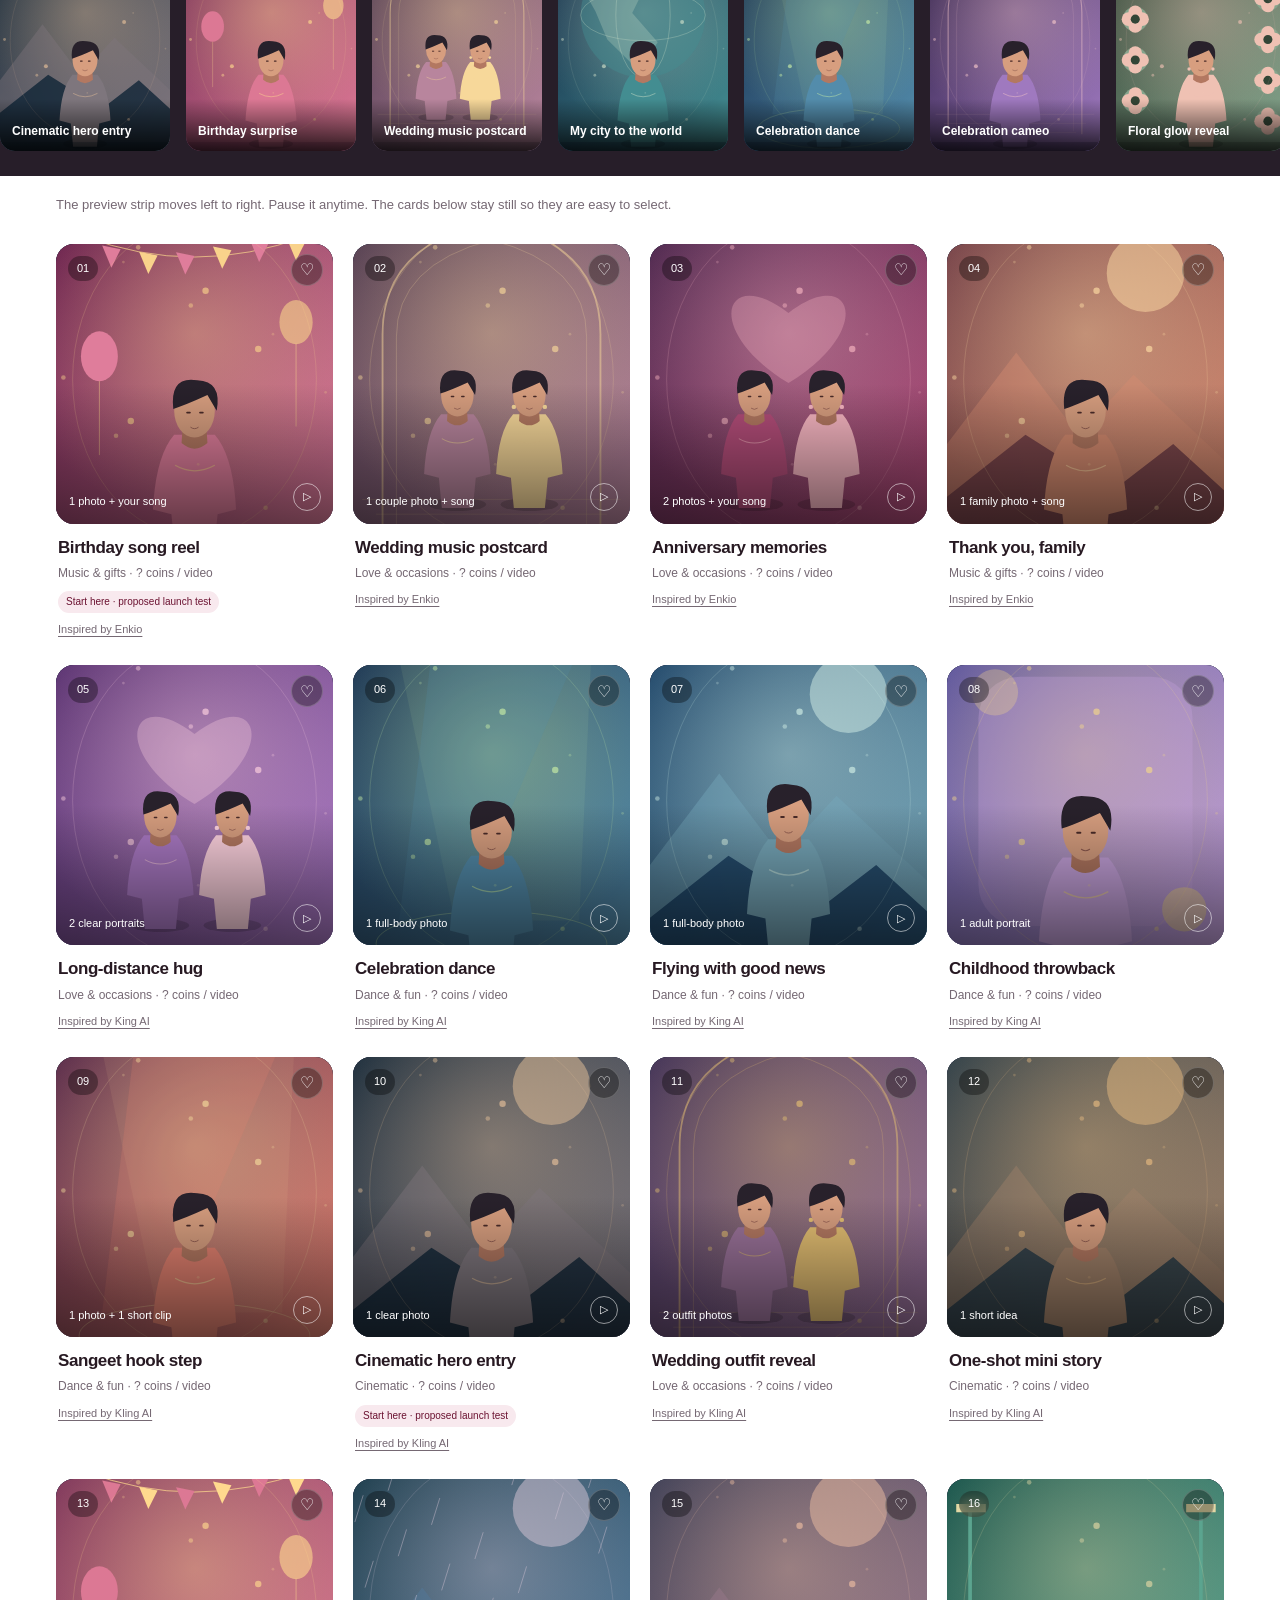
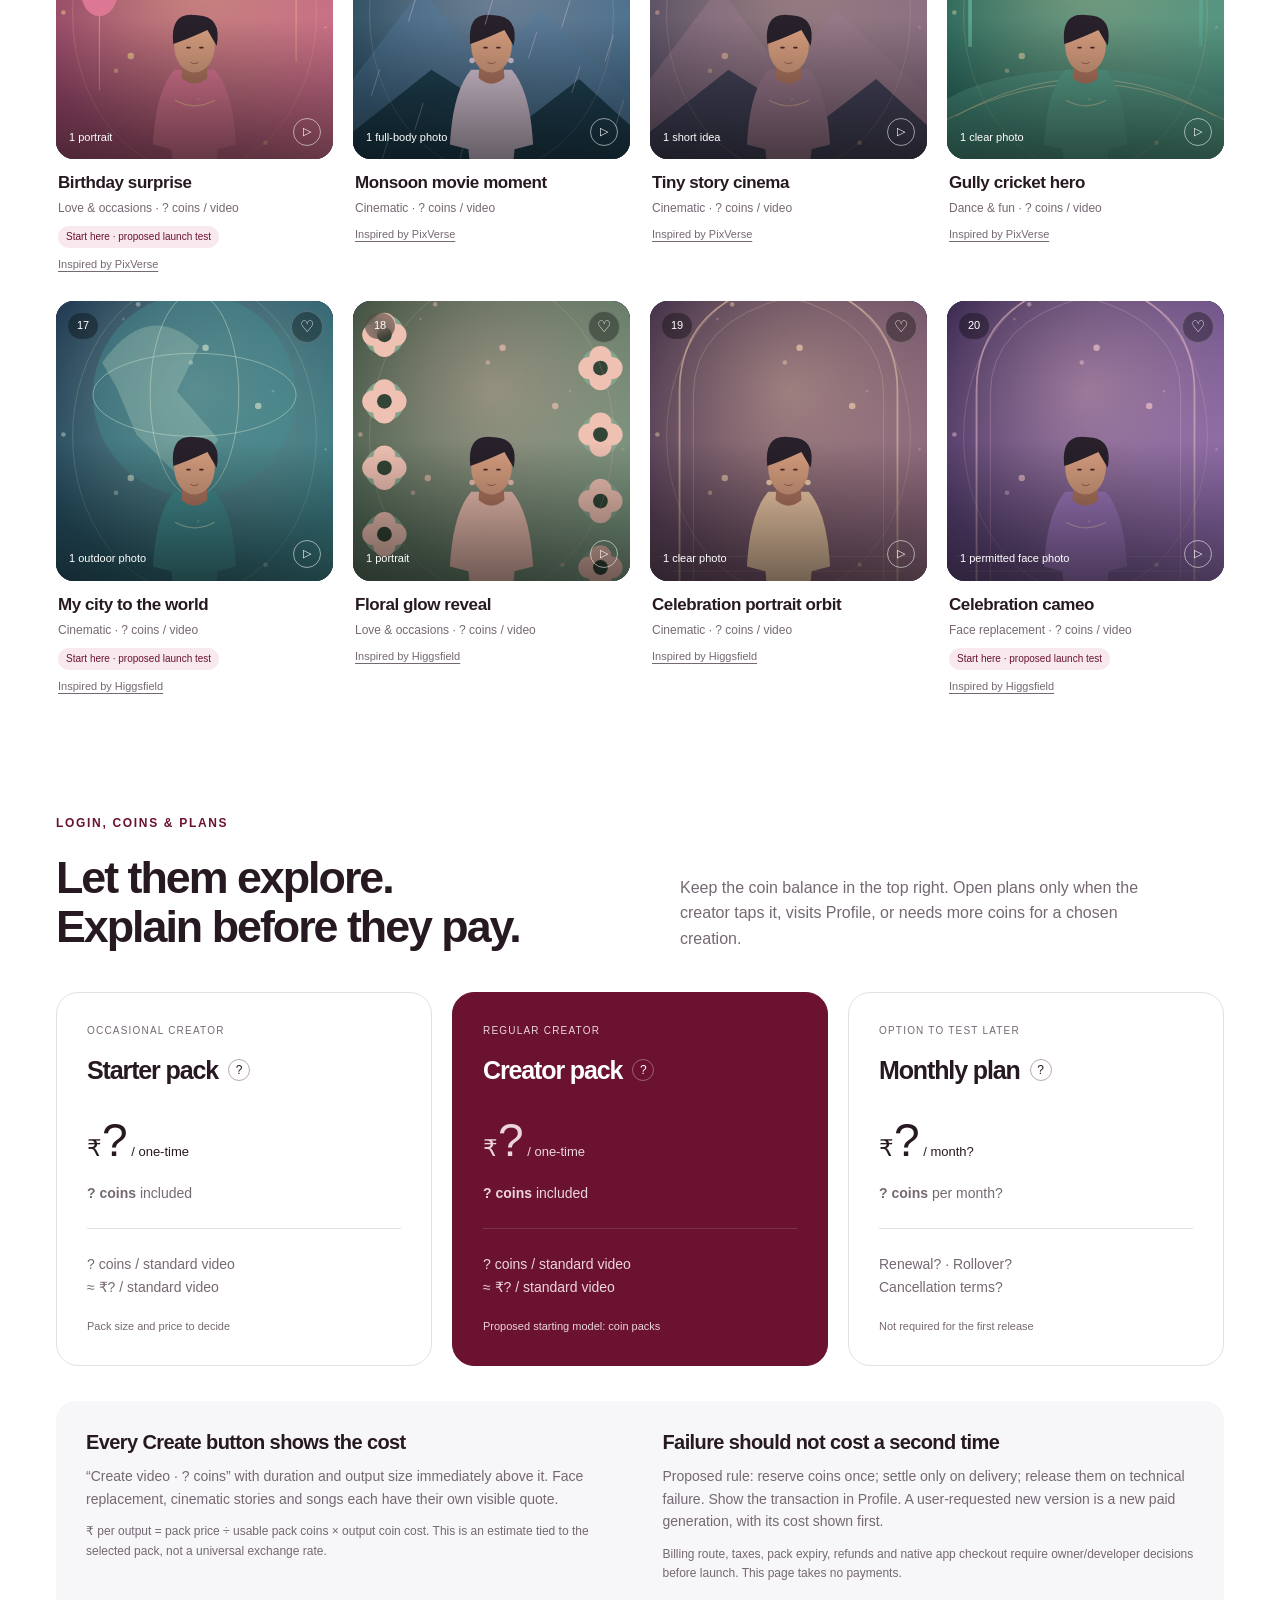
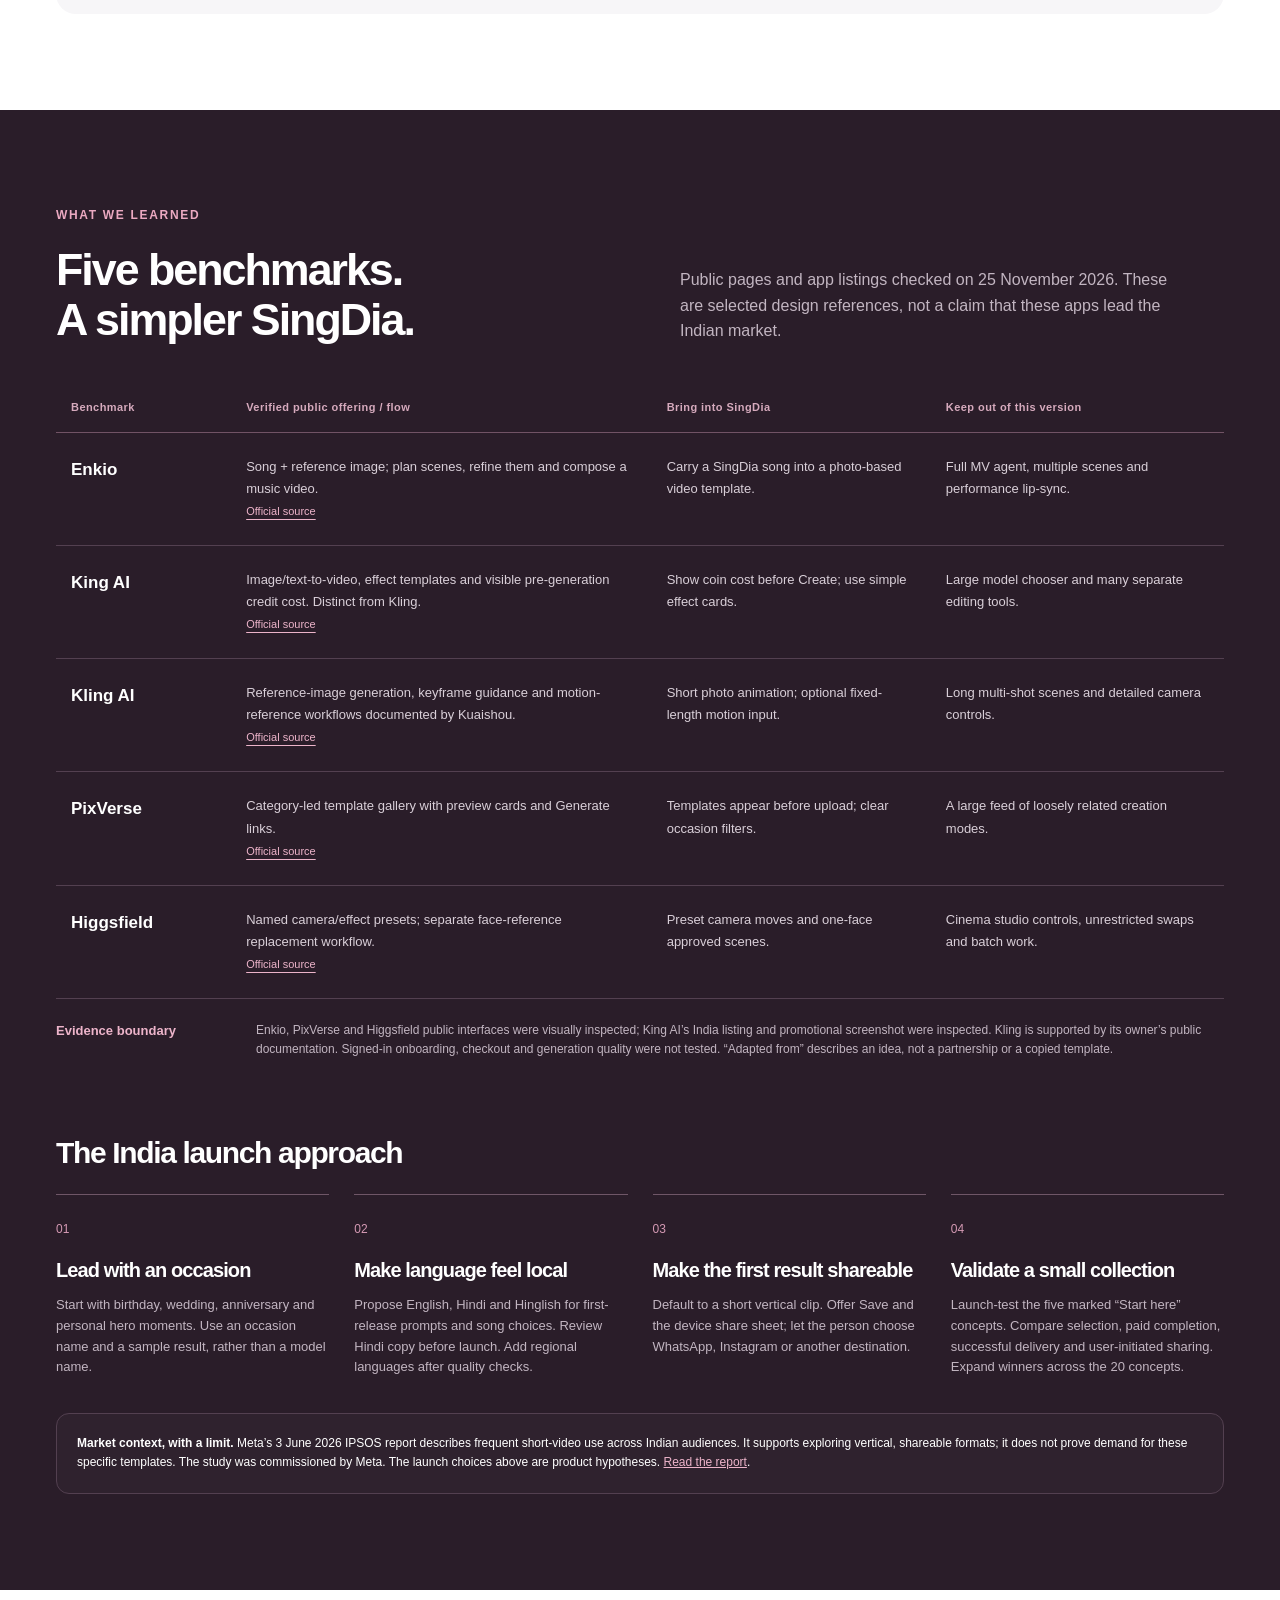
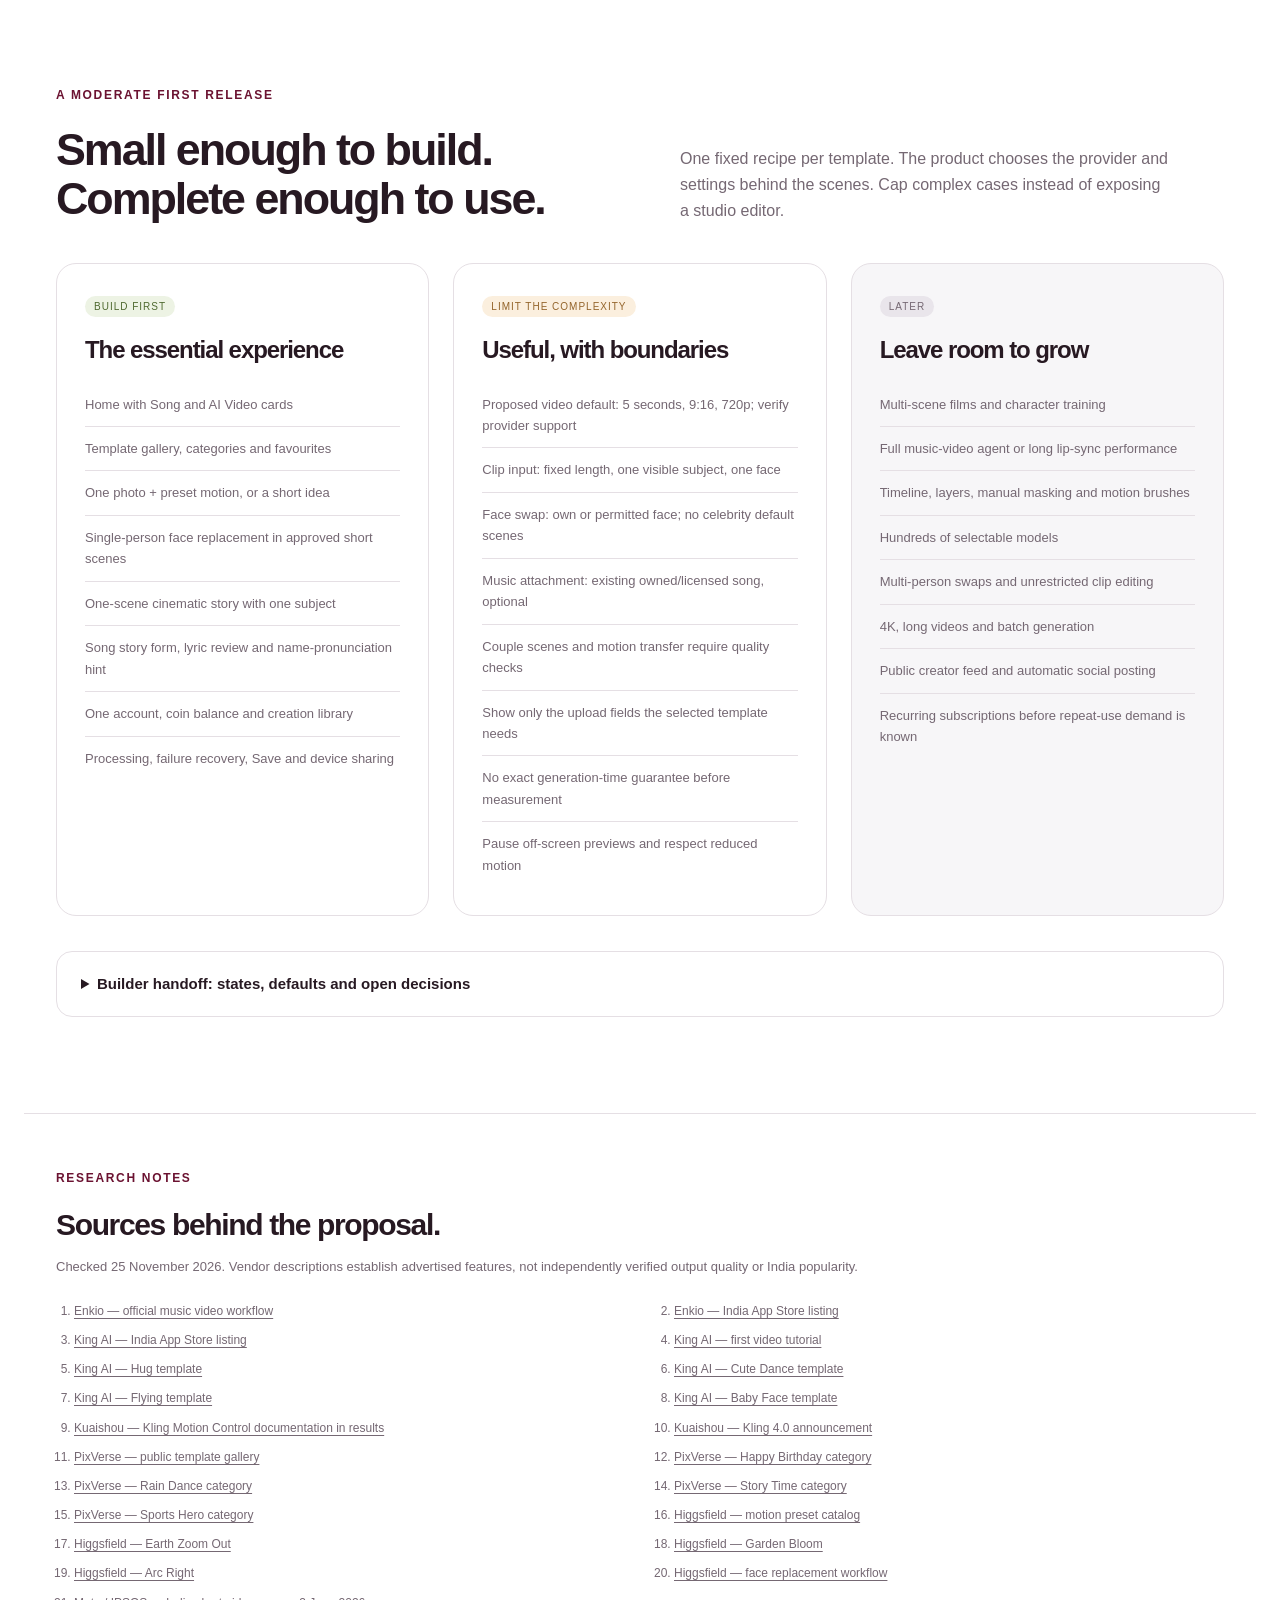
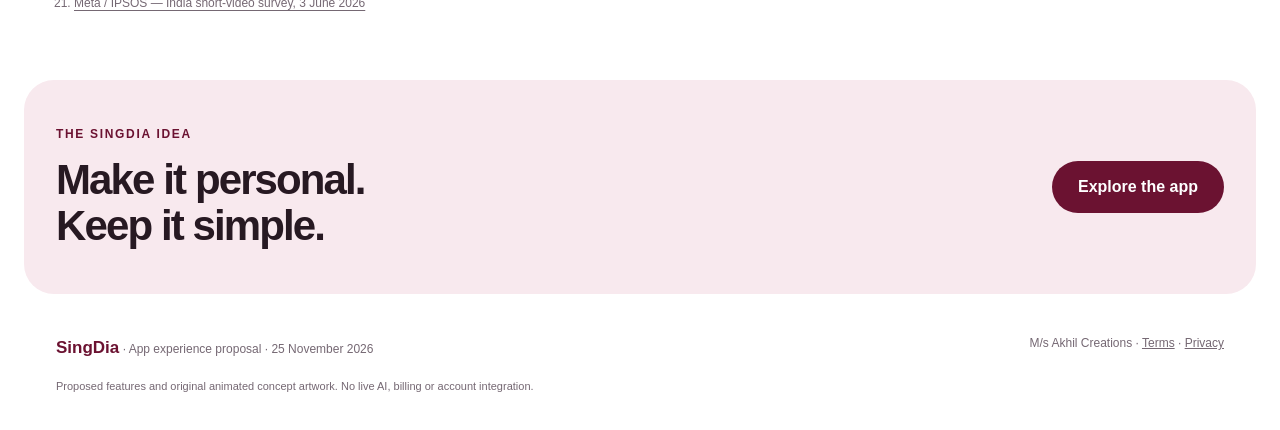
<file: app-blueprint/index.html>
<!doctype html>
<html lang="en">
<head>
  <meta charset="utf-8">
  <meta name="viewport" content="width=device-width,initial-scale=1">
  <meta name="robots" content="noindex,nofollow">
  <meta name="theme-color" content="#6b1231">
  <meta name="description" content="Explore the proposed SingDia app: personal songs, simple AI videos, 20 template concepts, and a numbered screen-by-screen product walkthrough.">
  <title>SingDia — App Experience Blueprint</title>
  <link rel="stylesheet" href="styles.css">
  <script src="app.js" defer></script>
</head>
<body>
<a class="skip" href="#walkthrough">Skip to app walkthrough</a>
<header class="site-header">
  <a class="brand" href="#top" aria-label="SingDia blueprint home"><span class="brand-symbol">s<span>♪</span></span>SingDia<span class="brand-label">APP BLUEPRINT</span></a>
  <nav aria-label="Page navigation"><a href="#walkthrough">The experience</a><a href="#templates">20 templates</a><a href="#research">Research</a><a href="#scope">Build scope</a></nav>
  <a class="small-cta" href="#walkthrough">Explore the app</a>
</header>
<main id="top">
  <section class="hero wrap">
    <div class="hero-copy">
      <p class="eyebrow"><span class="line"></span> SINGDIA · PRODUCT CONCEPT · 25 NOV 2026</p>
      <h1>A song for someone.<br>A video starring <em>you.</em></h1>
      <p class="lead">One welcoming app. Two creative paths. A personal song or an AI video, without a complicated editor.</p>
      <div class="hero-actions"><a class="primary" href="#walkthrough">Explore the app</a><a class="text-link" href="#templates">Browse the template ideas</a></div>
      <div class="hero-stats"><div><strong>02</strong><span>clear starting points</span></div><div><strong>03</strong><span>creative actions</span></div><div><strong>20</strong><span>template concepts</span></div></div>
      <p class="caption">A clickable design proposal, not a released app. Prices, coins and plans remain <strong>?</strong></p>
    </div>
    <div class="hero-stage" aria-label="Preview of the proposed SingDia home screen">
      <div class="stage-orbit orbit-one"></div><div class="stage-orbit orbit-two"></div>
      <div class="floating-tag tag-top">Your stories. Your spotlight.</div>
      <div class="hero-phone"><div class="phone-island"></div><div class="phone-status"><span>9:41</span><span>● ▰</span></div><div class="mini-brand">SingDia <span>◉ ?</span></div><p class="mini-kicker">MAKE SOMETHING PERSONAL</p><h2>What will you<br>create today?</h2><div class="hero-song"><span>♫</span><div><strong>Create a Song</strong><p>A little story. A lot of feeling.</p></div></div><div class="hero-video"><div class="hero-art" id="heroArt"></div><div class="hero-video-copy"><span>✦</span><strong>Create AI Video</strong><p>Pick a look. Make it yours.</p></div></div><div class="mini-nav"><span class="active">⌂<small>Home</small></span><span>▦<small>My creations</small></span><span>○<small>Profile</small></span></div></div>
      <div class="floating-preview"><div id="floatingArt"></div><span>PHOTO TO VIDEO</span><strong>Your cinematic moment</strong><div class="mini-progress"><i></i></div></div>
      <div class="floating-tag tag-bottom"><span>✦</span> Choose. Add. Create.</div>
    </div>
  </section>
  <div class="principle-strip"><div class="wrap"><span>Made for a simple first creation</span><b>Browse before login</b><b>9:16 by default</b><b>Cost before Create</b><b>One shared library</b></div></div>

  <section class="wrap section" id="flow">
    <div class="section-heading"><div><p class="eyebrow">THE CORE JOURNEY</p><h2>Two doors.<br>One familiar experience.</h2></div><p>Home separates songs from video. Each path asks only for what the chosen creation needs. No model picker, timeline or editing workspace in the first release.</p></div>
    <div class="journey-board"><div class="journey-home"><span class="node-icon">s♪</span><strong>01 / Home</strong><span>No login wall</span></div><div class="journey-paths"><div><span class="route-label song-label">♫ SONG</span><b>Tell your story</b><span class="connector">›</span><b>Review lyrics</b><span class="connector">›</span><b>Get your song</b></div><div><span class="route-label video-label">✦ VIDEO</span><b>Pick a template</b><span class="connector">›</span><b>Add photo / clip / idea</b><span class="connector">›</span><b>Create & save</b></div></div></div>
    <p class="flow-note"><strong>Three creative actions, not a three-tap promise.</strong> A first-time creator also completes sign-in and, if needed, payment before paid generation. Returning users with coins skip those sheets. Rendering time depends on the provider.</p>
  </section>

  <section class="walkthrough-section" id="walkthrough">
    <div class="wrap section">
      <div class="section-heading"><div><p class="eyebrow">SCREEN-BY-SCREEN WALKTHROUGH</p><h2>See exactly what<br>goes where.</h2></div><div><p>Choose a numbered screen, or tap through the phone. Notes beside each screen explain its layout and the next action.</p><p class="caption">Interactive prototype · sample inputs only · no account, charge or AI generation</p></div></div>
      <div class="walkthrough-controls"><div class="segmented" aria-label="Walkthrough path"><button class="selected" data-track="video" aria-pressed="true">AI video path</button><button data-track="song" aria-pressed="false">Song path</button><button data-track="all" aria-pressed="false">All screens</button></div><button class="reset-demo" id="resetDemo">Reset demo</button></div>
      <div class="experience-grid">
        <nav class="screen-list" id="screenList" aria-label="Numbered app screens"></nav>
        <div class="phone-column"><div class="screen-counter" id="screenCounter"></div><div class="device"><div class="phone-island"></div><div class="phone-status"><span>9:41</span><span>● ▰</span></div><div id="appScreen" class="app-screen" aria-label="App screen preview"></div></div><div class="screen-pager"><button id="prevScreen" aria-label="Previous screen">Previous</button><span id="pagePosition"></span><button id="nextScreen" aria-label="Next screen">Next screen</button></div></div>
        <aside class="screen-notes" id="screenNotes" aria-live="polite"></aside>
      </div>
    </div>
  </section>

  <section class="section template-section" id="templates">
    <div class="wrap"><div class="section-heading"><div><p class="eyebrow">THE TEMPLATE COLLECTION</p><h2>20 ways to start.<br><em>Zero blank canvases.</em></h2></div><div><p>Four ideas from each of five competitor benchmarks. Adapted for personal gifts, wedding moments and short social videos in India.</p><p class="caption">These are proposed concepts, not a measured “India top 20” ranking. Animations are original motion studies, not generated video samples.</p></div></div>
      <div class="gallery-toolbar"><div class="filter-chips" id="templateFilters" aria-label="Template categories"></div><button class="motion-button" id="motionToggle" aria-pressed="false">Pause motion</button></div>
    </div>
    <div class="marquee-viewport" aria-hidden="true"><div class="marquee-track" id="marqueeTrack"></div></div>
    <div class="wrap"><p class="caption gallery-hint">The preview strip moves left to right. Pause it anytime. The cards below stay still so they are easy to select.</p><div class="template-grid" id="templateGrid"></div><p class="empty-state" id="emptyTemplates" hidden>No templates in this category.</p></div>
  </section>

  <section class="wrap section pricing-section" id="plans">
    <div class="section-heading"><div><p class="eyebrow">LOGIN, COINS & PLANS</p><h2>Let them explore.<br>Explain before they pay.</h2></div><p>Keep the coin balance in the top right. Open plans only when the creator taps it, visits Profile, or needs more coins for a chosen creation.</p></div>
    <div class="pricing-grid">
      <article class="plan-card"><span class="plan-caption">OCCASIONAL CREATOR</span><h3>Starter pack <button class="question" data-info="plans" aria-label="Starter plan details undecided">?</button></h3><p class="price">₹<strong>?</strong><span> / one-time</span></p><p><strong>? coins</strong> included</p><hr><p>? coins / standard video<br>≈ ₹? / standard video</p><span class="plan-note">Pack size and price to decide</span></article>
      <article class="plan-card featured"><span class="plan-caption">REGULAR CREATOR</span><h3>Creator pack <button class="question" data-info="plans" aria-label="Creator plan details undecided">?</button></h3><p class="price">₹<strong>?</strong><span> / one-time</span></p><p><strong>? coins</strong> included</p><hr><p>? coins / standard video<br>≈ ₹? / standard video</p><span class="plan-note">Proposed starting model: coin packs</span></article>
      <article class="plan-card"><span class="plan-caption">OPTION TO TEST LATER</span><h3>Monthly plan <button class="question" data-info="subscription" aria-label="Monthly plan decision">?</button></h3><p class="price">₹<strong>?</strong><span> / month?</span></p><p><strong>? coins</strong> per month?</p><hr><p>Renewal? · Rollover?<br>Cancellation terms?</p><span class="plan-note">Not required for the first release</span></article>
    </div>
    <div class="cost-board"><div><h3>Every Create button shows the cost</h3><p>“Create video · ? coins” with duration and output size immediately above it. Face replacement, cinematic stories and songs each have their own visible quote.</p><p class="caption">₹ per output = pack price ÷ usable pack coins × output coin cost. This is an estimate tied to the selected pack, not a universal exchange rate.</p></div><div><h3>Failure should not cost a second time</h3><p>Proposed rule: reserve coins once; settle only on delivery; release them on technical failure. Show the transaction in Profile. A user-requested new version is a new paid generation, with its cost shown first.</p><p class="caption">Billing route, taxes, pack expiry, refunds and native app checkout require owner/developer decisions before launch. This page takes no payments.</p></div></div>
  </section>

  <section class="research-section" id="research"><div class="wrap section">
    <div class="section-heading"><div><p class="eyebrow">WHAT WE LEARNED</p><h2>Five benchmarks.<br>A simpler SingDia.</h2></div><p>Public pages and app listings checked on 25 November 2026. These are selected design references, not a claim that these apps lead the Indian market.</p></div>
    <div class="table-scroll" tabindex="0" role="region" aria-label="Competitor comparison"><table><thead><tr><th>Benchmark</th><th>Verified public offering / flow</th><th>Bring into SingDia</th><th>Keep out of this version</th></tr></thead><tbody id="comparisonRows"></tbody></table></div>
    <div class="research-limit"><strong>Evidence boundary</strong><p>Enkio, PixVerse and Higgsfield public interfaces were visually inspected; King AI’s India listing and promotional screenshot were inspected. Kling is supported by its owner’s public documentation. Signed-in onboarding, checkout and generation quality were not tested. “Adapted from” describes an idea, not a partnership or a copied template.</p></div>
    <h3 class="subheading">The India launch approach</h3><div class="strategy-grid"><article><span>01</span><h3>Lead with an occasion</h3><p>Start with birthday, wedding, anniversary and personal hero moments. Use an occasion name and a sample result, rather than a model name.</p></article><article><span>02</span><h3>Make language feel local</h3><p>Propose English, Hindi and Hinglish for first-release prompts and song choices. Review Hindi copy before launch. Add regional languages after quality checks.</p></article><article><span>03</span><h3>Make the first result shareable</h3><p>Default to a short vertical clip. Offer Save and the device share sheet; let the person choose WhatsApp, Instagram or another destination.</p></article><article><span>04</span><h3>Validate a small collection</h3><p>Launch-test the five marked “Start here” concepts. Compare selection, paid completion, successful delivery and user-initiated sharing. Expand winners across the 20 concepts.</p></article></div>
    <div class="market-note" id="marketNote"></div>
  </div></section>

  <section class="wrap section" id="scope">
    <div class="section-heading"><div><p class="eyebrow">A MODERATE FIRST RELEASE</p><h2>Small enough to build.<br>Complete enough to use.</h2></div><p>One fixed recipe per template. The product chooses the provider and settings behind the scenes. Cap complex cases instead of exposing a studio editor.</p></div>
    <div class="scope-grid"><article class="scope-card"><span class="scope-label">BUILD FIRST</span><h3>The essential experience</h3><ul><li>Home with Song and AI Video cards</li><li>Template gallery, categories and favourites</li><li>One photo + preset motion, or a short idea</li><li>Single-person face replacement in approved short scenes</li><li>One-scene cinematic story with one subject</li><li>Song story form, lyric review and name-pronunciation hint</li><li>One account, coin balance and creation library</li><li>Processing, failure recovery, Save and device sharing</li></ul></article><article class="scope-card"><span class="scope-label amber">LIMIT THE COMPLEXITY</span><h3>Useful, with boundaries</h3><ul><li>Proposed video default: 5 seconds, 9:16, 720p; verify provider support</li><li>Clip input: fixed length, one visible subject, one face</li><li>Face swap: own or permitted face; no celebrity default scenes</li><li>Music attachment: existing owned/licensed song, optional</li><li>Couple scenes and motion transfer require quality checks</li><li>Show only the upload fields the selected template needs</li><li>No exact generation-time guarantee before measurement</li><li>Pause off-screen previews and respect reduced motion</li></ul></article><article class="scope-card later"><span class="scope-label">LATER</span><h3>Leave room to grow</h3><ul><li>Multi-scene films and character training</li><li>Full music-video agent or long lip-sync performance</li><li>Timeline, layers, manual masking and motion brushes</li><li>Hundreds of selectable models</li><li>Multi-person swaps and unrestricted clip editing</li><li>4K, long videos and batch generation</li><li>Public creator feed and automatic social posting</li><li>Recurring subscriptions before repeat-use demand is known</li></ul></article></div>
    <details class="handoff"><summary>Builder handoff: states, defaults and open decisions</summary><div class="handoff-grid"><div><h3>Input → output contract</h3><p>Templates define input type, people count, duration, aspect ratio, output size and cost before submission. Photo, clip and prompt paths converge on the same job screen and result page. The provider must pass quality checks for each recipe.</p><h3>Keep the draft intact</h3><p>Sign-in, payment failure, back navigation and network loss must retain the selected template and fields. Users can cancel the account or plan sheet and return to their draft. Only a confirmed Create action starts a paid job.</p><h3>Media privacy</h3><p>Use private storage and expiring media links. Let users delete source media and creations. Show face-use permission at the relevant upload. Pick a retention period and vendors before launch; this prototype uploads nothing.</p></div><div><h3>Required states</h3><p>Empty input · invalid file · missing face · missing permission · signed out · insufficient coins · payment pending/failed · queued · generating · completed · technically failed · offline · deleted.</p><h3>What needs a decision?</h3><p>Provider and recipe quality? Native billing? ₹ pack prices and coins? Coin expiry? Usage licence? Video retention? Exact song outputs? Refund rules? All remain open; no revenue projections or private business numbers are included here.</p><h3>Acceptance checks</h3><p>A returning creator with coins can pick a template, provide its inputs and press Create. First-time authentication/payment does not erase the draft. Every result returns to My creations. Failed jobs release reserved coins once.</p></div></div></details>
  </section>
  <section class="wrap section sources-section" id="sources"><p class="eyebrow">RESEARCH NOTES</p><h2>Sources behind the proposal.</h2><p class="caption">Checked 25 November 2026. Vendor descriptions establish advertised features, not independently verified output quality or India popularity.</p><ol id="sourceList"></ol></section>
  <section class="final-banner wrap"><div><p class="eyebrow">THE SINGDIA IDEA</p><h2>Make it personal.<br>Keep it simple.</h2></div><a class="primary" href="#walkthrough">Explore the app</a></section>
</main>
<footer class="site-footer wrap"><p><strong>SingDia</strong> · App experience proposal · 25 November 2026</p><p>M/s Akhil Creations · <a href="https://singdia.com/terms">Terms</a> · <a href="https://singdia.com/privacy">Privacy</a></p><p class="caption">Proposed features and original animated concept artwork. No live AI, billing or account integration.</p></footer>
<dialog id="detailDialog"><div class="dialog-heading"><span class="eyebrow" id="dialogEyebrow">TEMPLATE CONCEPT</span><button id="closeDialog" class="close-dialog" aria-label="Close details">×</button></div><div id="dialogContent"></div></dialog>
<div class="toast" id="toast" role="status" aria-live="polite"></div>
</body>
</html>
</file>
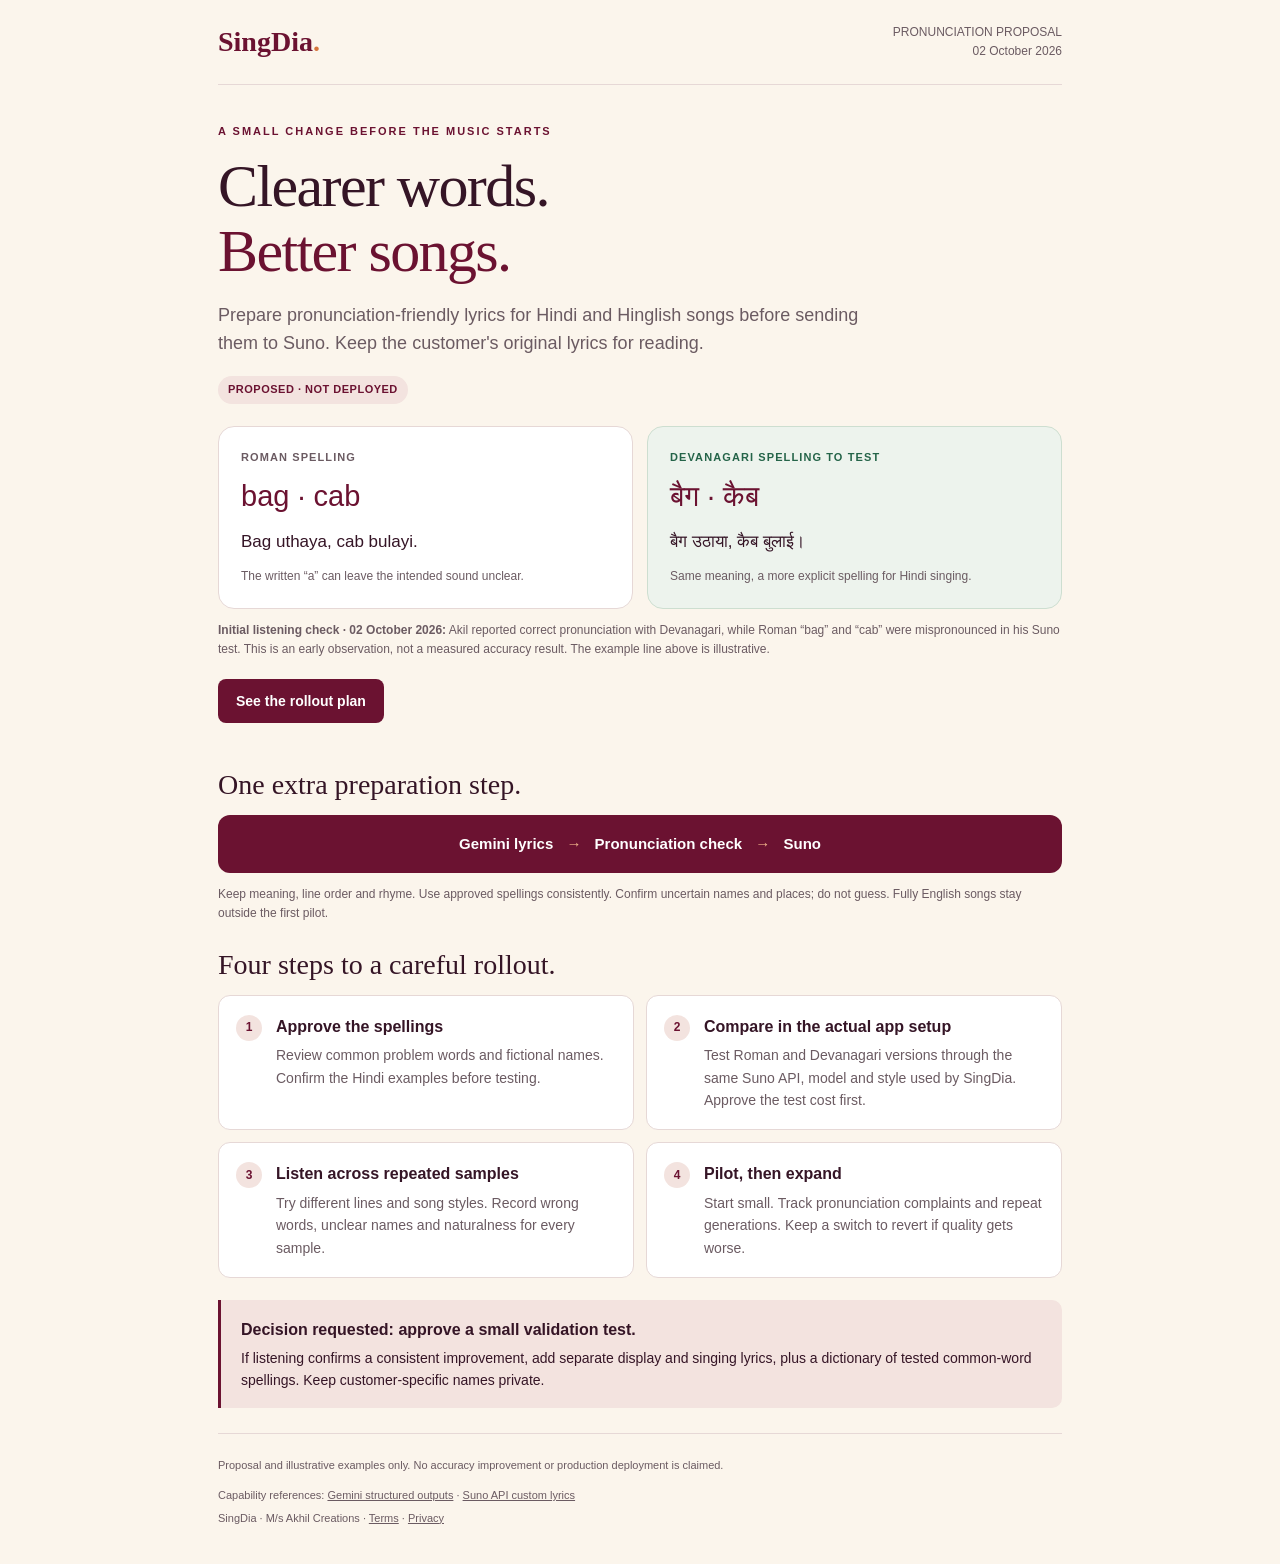
<file: pronunciation-plan/index.html>
<!doctype html>
<html lang="en"><head>
<meta charset="utf-8"><meta name="viewport" content="width=device-width,initial-scale=1">
<title>Clearer words, better songs · SingDia</title>
<meta name="description" content="A short proposal for clearer Hindi song pronunciation, with spelling examples and four rollout steps.">
<meta name="robots" content="noindex,nofollow"><meta property="og:title" content="Clearer words, better songs · SingDia"><meta property="og:description" content="One preparation step between lyrics and music. Examples and a practical rollout plan.">
<style>
:root{--cream:#fbf5ec;--wine:#6b1231;--ink:#351526;--muted:#6b5b62;--line:#e6d8d6;--rose:#f3e3df;--green:#256449}*{box-sizing:border-box}html{scroll-behavior:smooth}body{margin:0;background:var(--cream);color:var(--ink);font:16px/1.6 'Segoe UI',Arial,sans-serif}main{max-width:900px;margin:auto;padding:0 28px 32px}header{display:flex;justify-content:space-between;align-items:center;padding:23px 0;border-bottom:1px solid var(--line);gap:20px}.brand{font:bold 28px Georgia,serif;color:var(--wine)}.brand span{color:#d5753c}.meta{font-size:12px;color:var(--muted);text-align:right}.hero{padding:38px 0 20px}.eyebrow{font-size:11px;letter-spacing:2px;font-weight:700;text-transform:uppercase;color:var(--wine)}h1{font:500 clamp(40px,6vw,60px)/1.08 Georgia,serif;letter-spacing:-1.6px;margin:13px 0 17px}h1 em{font-style:normal;color:var(--wine)}.lead{max-width:650px;color:var(--muted);font-size:18px;margin:0}.badge{display:inline-block;background:var(--rose);color:var(--wine);padding:5px 10px;border-radius:20px;font-size:11px;font-weight:700;letter-spacing:.5px;margin-top:18px}.comparison{display:grid;grid-template-columns:1fr 1fr;gap:14px;margin-top:22px}.card{background:white;border:1px solid var(--line);padding:22px;border-radius:16px}.card.good{background:#edf3ed;border-color:#cdded0}.label{font-size:11px;font-weight:700;letter-spacing:1.1px;text-transform:uppercase;color:var(--muted)}.good .label{color:var(--green)}.words{font-size:29px;line-height:1.5;margin:9px 0;color:var(--wine)}.example{font-size:17px;margin:0}.small{font-size:12px;color:var(--muted);margin:12px 0 0}h2{font:500 28px/1.2 Georgia,serif;margin:25px 0 13px}.flow{padding:17px 20px;background:var(--wine);color:white;border-radius:12px;text-align:center;font-size:15px;font-weight:600}.flow span{padding:0 9px;color:#efb289}.steps{display:grid;grid-template-columns:1fr 1fr;gap:12px;list-style:none;padding:0;margin:0;counter-reset:step}.steps li{counter-increment:step;position:relative;background:white;border:1px solid var(--line);border-radius:12px;padding:18px 18px 18px 57px}.steps li:before{content:counter(step);position:absolute;left:17px;top:19px;width:26px;height:26px;border-radius:50%;background:var(--rose);color:var(--wine);display:grid;place-items:center;font-weight:700;font-size:12px}.steps b{font-size:16px}.steps p{margin:5px 0 0;color:var(--muted);font-size:14px}.decision{margin-top:22px;border-left:3px solid var(--wine);background:var(--rose);padding:17px 20px;border-radius:0 10px 10px 0}.decision p{margin:4px 0 0;font-size:14px}.action{display:inline-block;background:var(--wine);color:white;text-decoration:none;padding:11px 18px;border-radius:8px;font-size:14px;font-weight:600;margin-top:19px}a:focus-visible{outline:3px solid #d5753c;outline-offset:4px}footer{margin-top:25px;padding-top:18px;border-top:1px solid var(--line);font-size:11px;color:var(--muted)}footer a{color:inherit}footer p{margin:5px 0}.sources{margin-top:12px}section{scroll-margin-top:24px}@media(max-width:550px){main{padding:0 20px 25px}.hero{padding-top:30px}h1{font-size:43px}.lead{font-size:17px}.comparison,.steps{grid-template-columns:1fr}.card{padding:19px}.flow{font-size:14px}.flow span{padding:0 4px}.meta{font-size:11px}h2{font-size:26px}}@media(prefers-reduced-motion:reduce){html{scroll-behavior:auto}}@media print{body{font-size:12px}main{max-width:100%;padding:0}.hero{padding-top:20px}h1{font-size:38px}.action{display:none}.card,.steps li,.decision{break-inside:avoid}h2{margin-top:18px}.steps p{font-size:12px}}
</style></head><body><main>
<header><div class="brand">SingDia<span>.</span></div><div class="meta">PRONUNCIATION PROPOSAL<br>02 October 2026</div></header>
<section class="hero"><div class="eyebrow">A small change before the music starts</div><h1>Clearer words.<br><em>Better songs.</em></h1><p class="lead">Prepare pronunciation-friendly lyrics for Hindi and Hinglish songs before sending them to Suno. Keep the customer's original lyrics for reading.</p><span class="badge">PROPOSED · NOT DEPLOYED</span>
<div class="comparison"><div class="card"><div class="label">Roman spelling</div><div class="words">bag · cab</div><p class="example">Bag uthaya, cab bulayi.</p><p class="small">The written “a” can leave the intended sound unclear.</p></div><div class="card good"><div class="label">Devanagari spelling to test</div><div class="words" lang="hi">बैग · कैब</div><p class="example" lang="hi">बैग उठाया, कैब बुलाई।</p><p class="small">Same meaning, a more explicit spelling for Hindi singing.</p></div></div>
<p class="small"><b>Initial listening check · 02 October 2026:</b> Akil reported correct pronunciation with Devanagari, while Roman “bag” and “cab” were mispronounced in his Suno test. This is an early observation, not a measured accuracy result. The example line above is illustrative.</p><a class="action" href="#plan">See the rollout plan</a></section>
<section aria-labelledby="workflow"><h2 id="workflow">One extra preparation step.</h2><div class="flow">Gemini lyrics <span>→</span> Pronunciation check <span>→</span> Suno</div><p class="small">Keep meaning, line order and rhyme. Use approved spellings consistently. Confirm uncertain names and places; do not guess. Fully English songs stay outside the first pilot.</p></section>
<section id="plan" aria-labelledby="plan-title"><h2 id="plan-title">Four steps to a careful rollout.</h2><ol class="steps">
<li><b>Approve the spellings</b><p>Review common problem words and fictional names. Confirm the Hindi examples before testing.</p></li>
<li><b>Compare in the actual app setup</b><p>Test Roman and Devanagari versions through the same Suno API, model and style used by SingDia. Approve the test cost first.</p></li>
<li><b>Listen across repeated samples</b><p>Try different lines and song styles. Record wrong words, unclear names and naturalness for every sample.</p></li>
<li><b>Pilot, then expand</b><p>Start small. Track pronunciation complaints and repeat generations. Keep a switch to revert if quality gets worse.</p></li>
</ol></section>
<aside class="decision"><b>Decision requested: approve a small validation test.</b><p>If listening confirms a consistent improvement, add separate display and singing lyrics, plus a dictionary of tested common-word spellings. Keep customer-specific names private.</p></aside>
<footer><p>Proposal and illustrative examples only. No accuracy improvement or production deployment is claimed.</p><p class="sources">Capability references: <a href="https://ai.google.dev/gemini-api/docs/structured-output">Gemini structured outputs</a> · <a href="https://docs.sunoapi.org/suno-api/generate-music">Suno API custom lyrics</a></p><p>SingDia · M/s Akhil Creations · <a href="https://singdia.com/terms">Terms</a> · <a href="https://singdia.com/privacy">Privacy</a></p></footer>
</main></body></html>
</file>
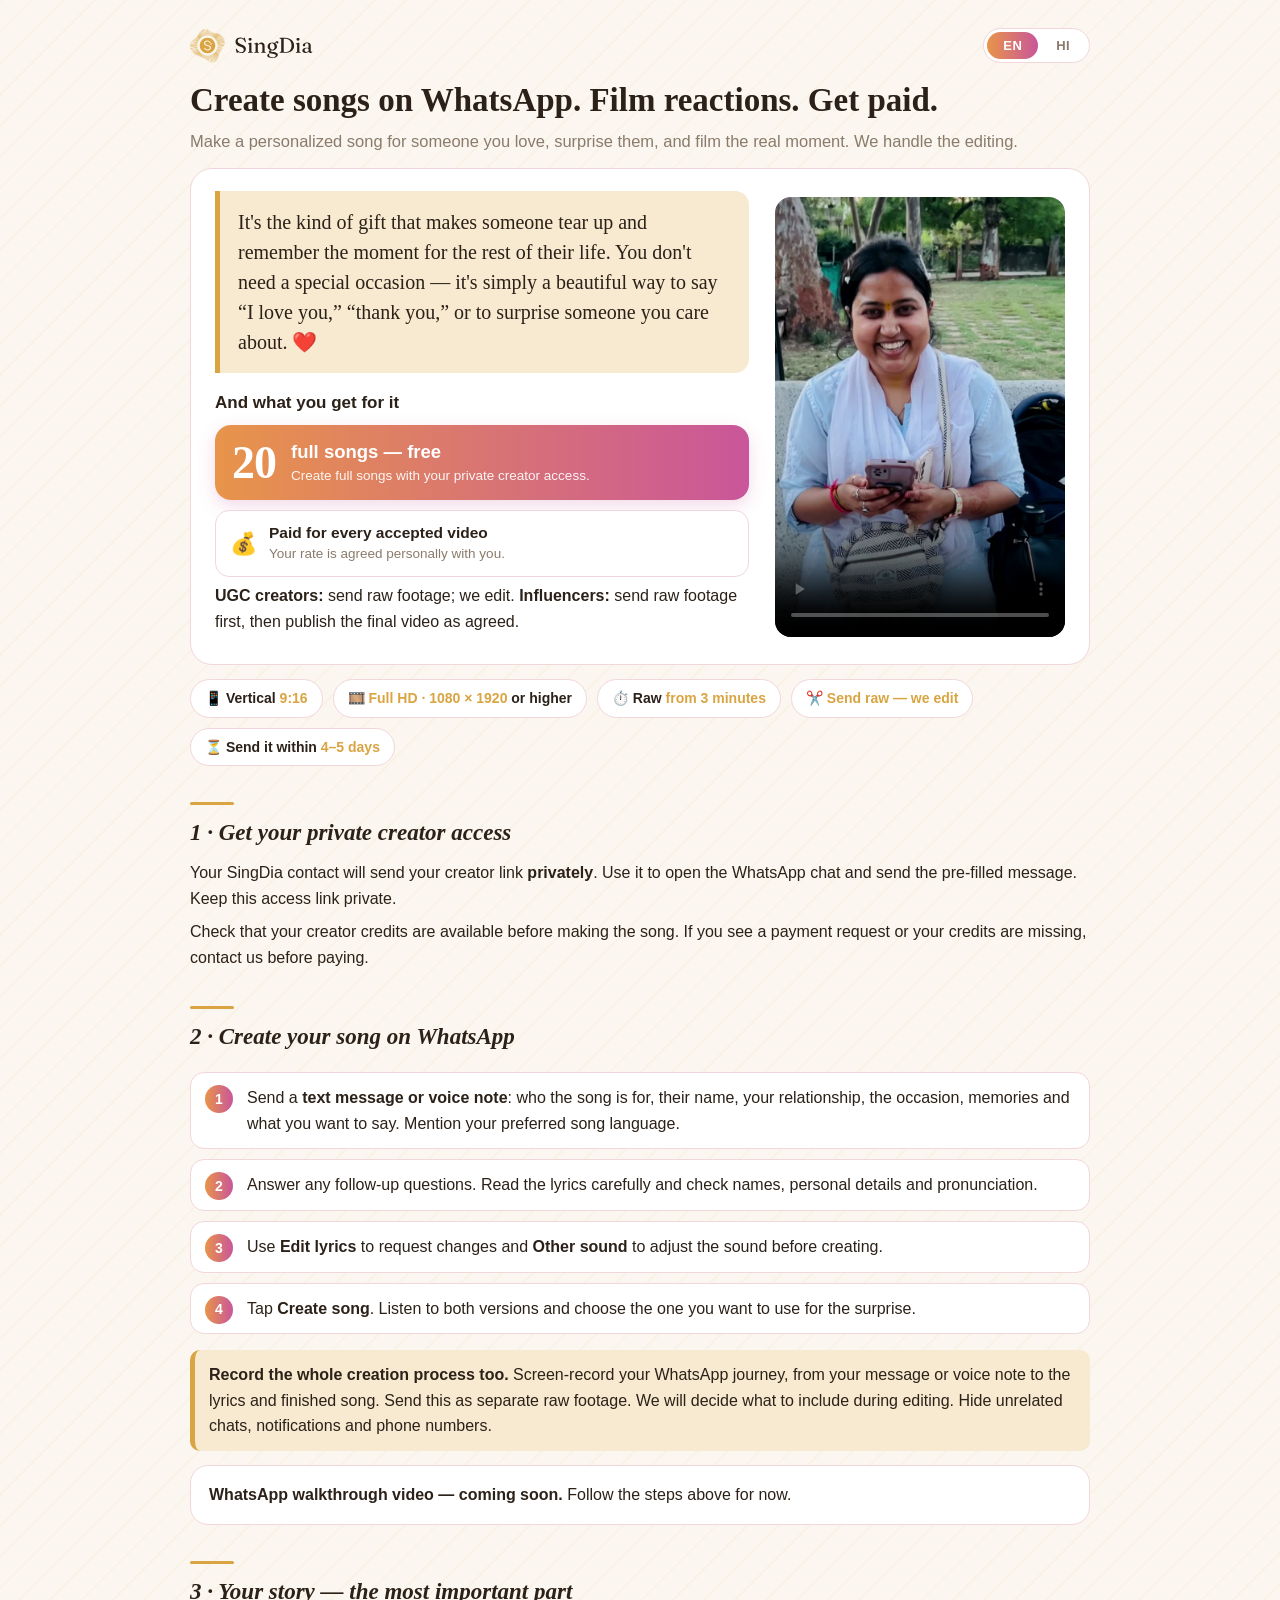
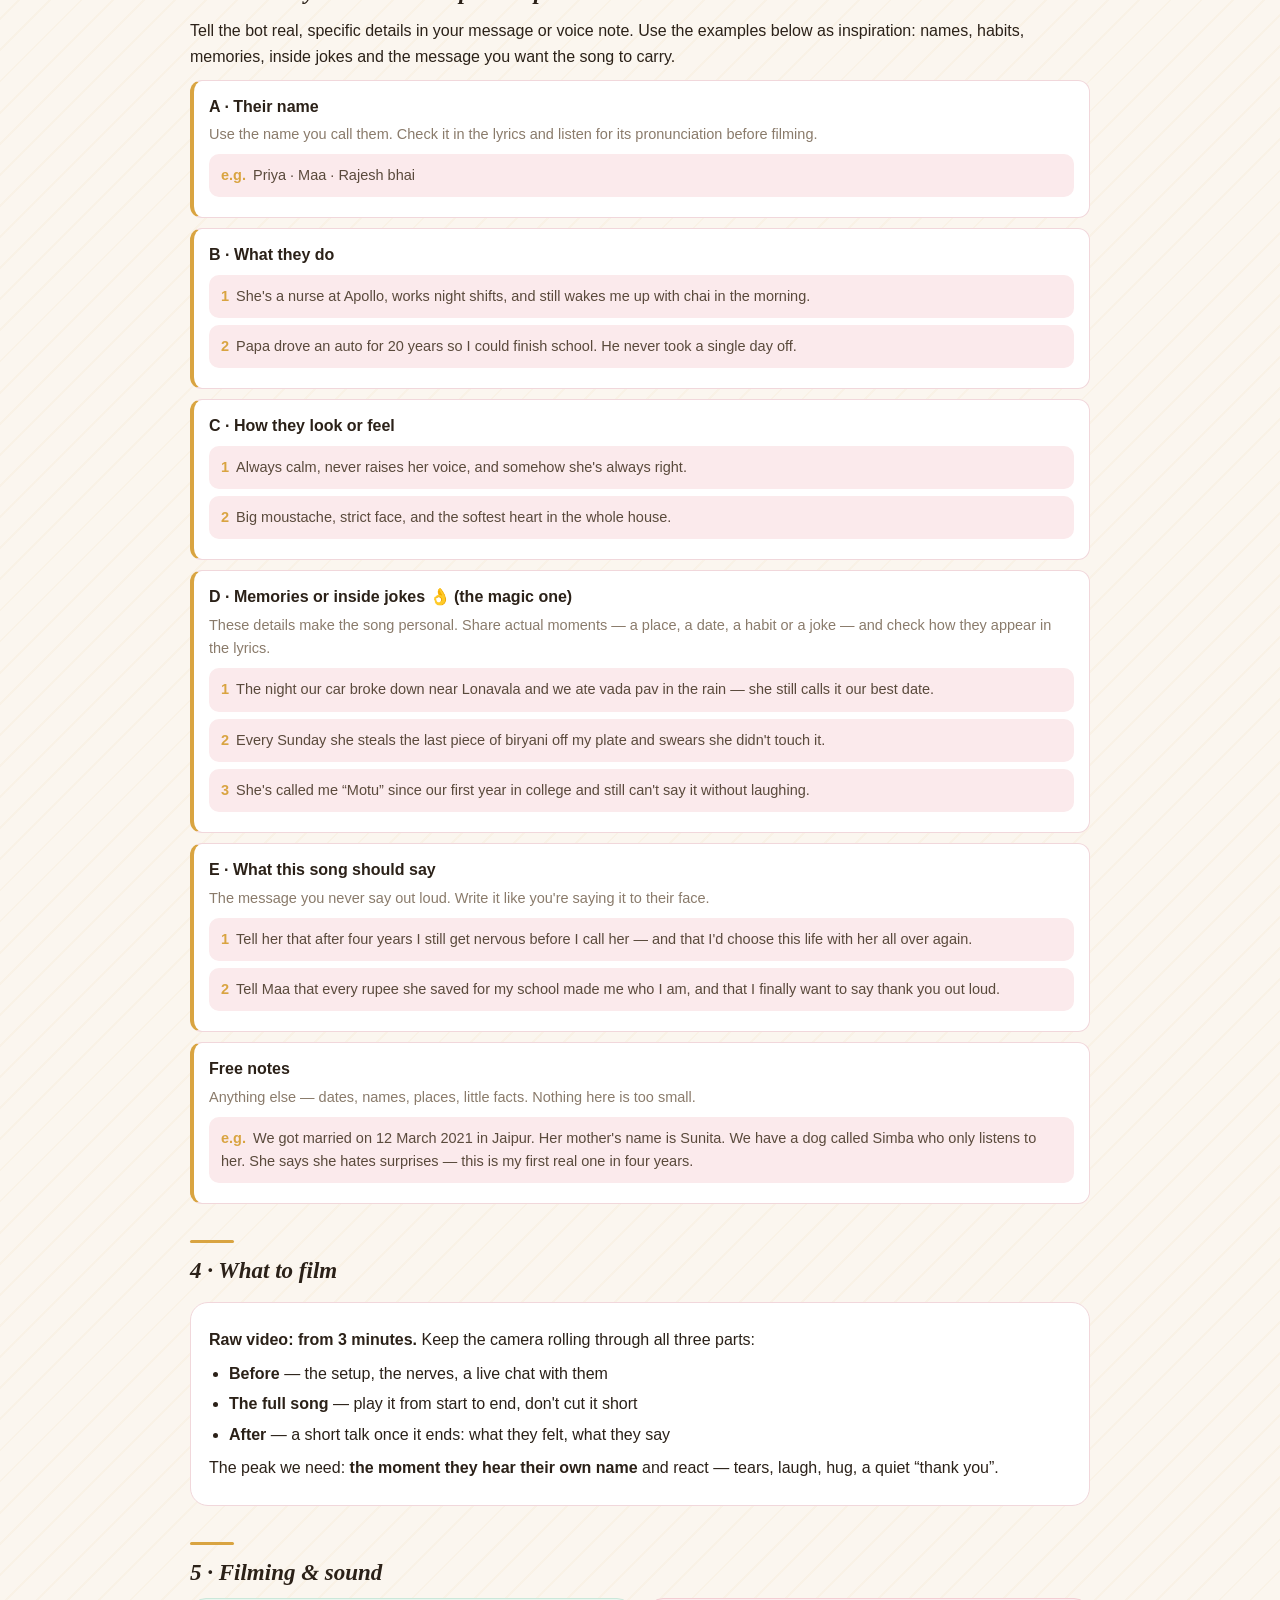
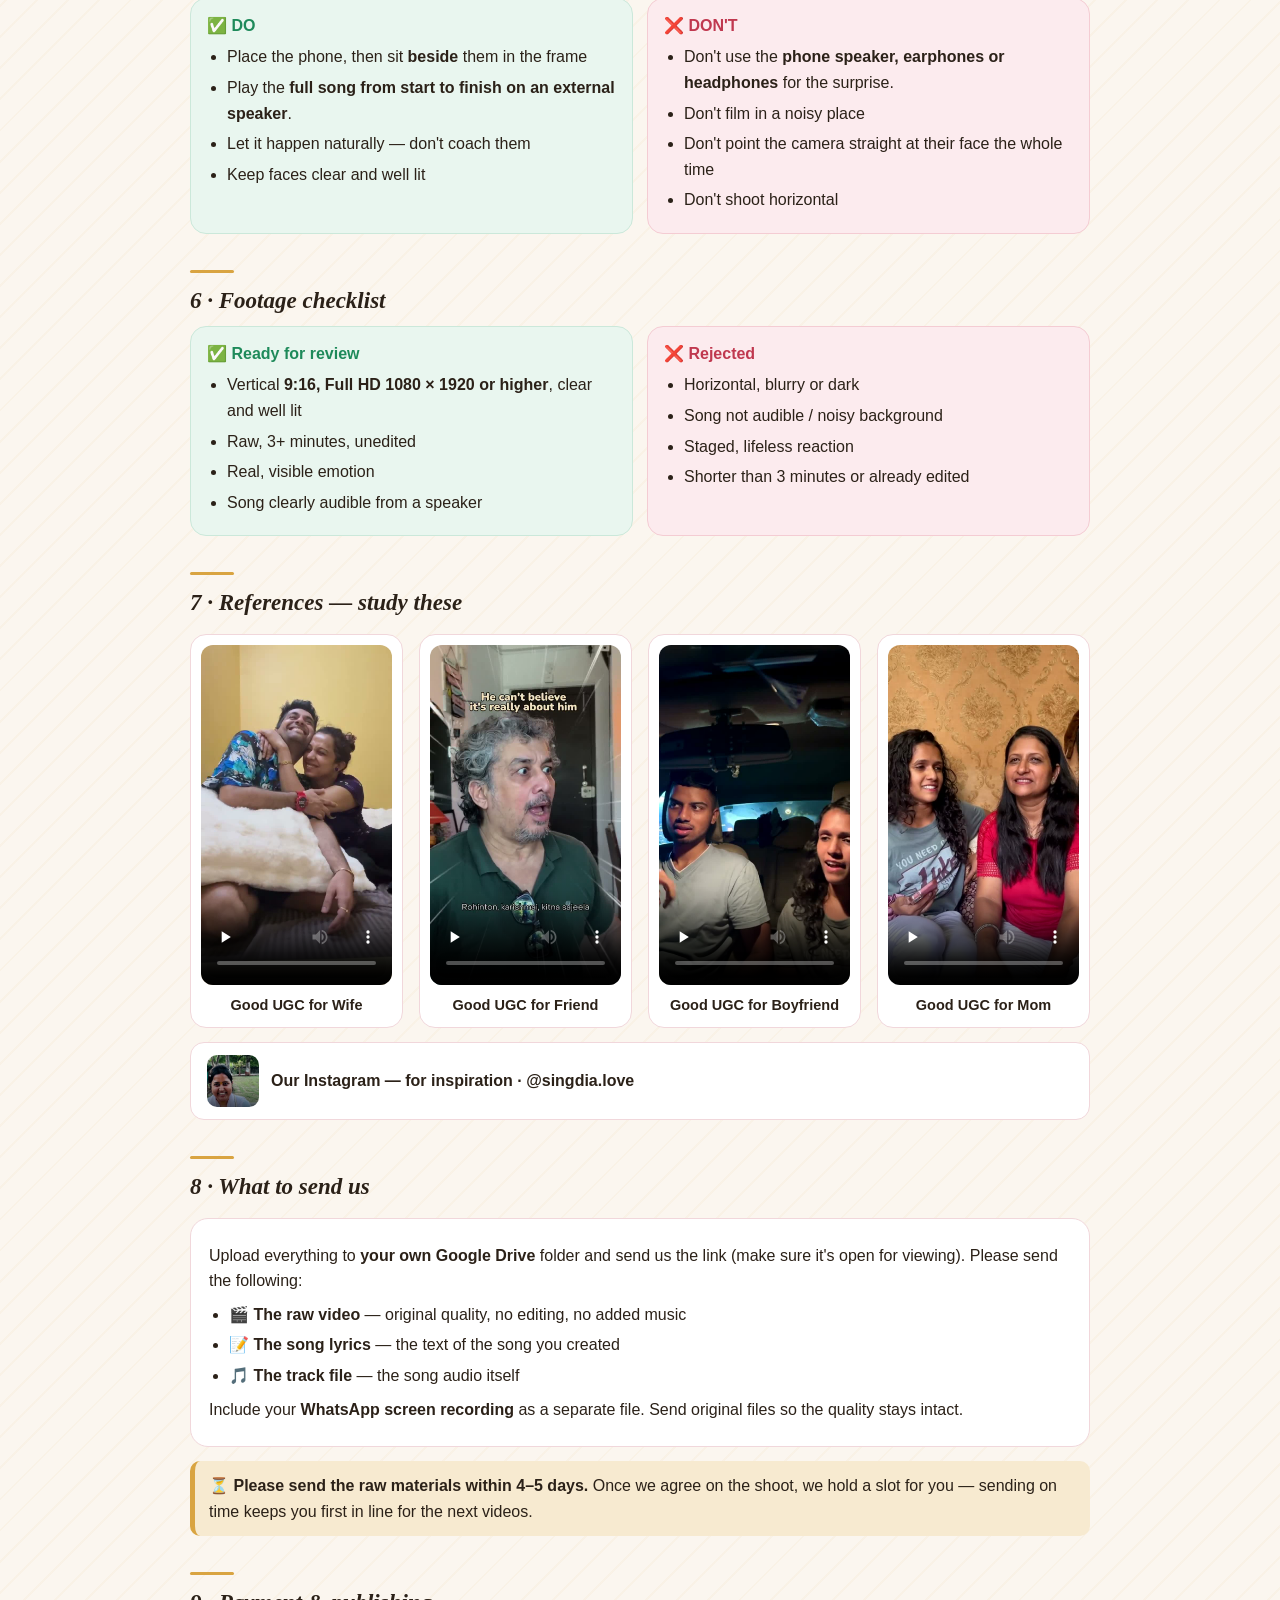
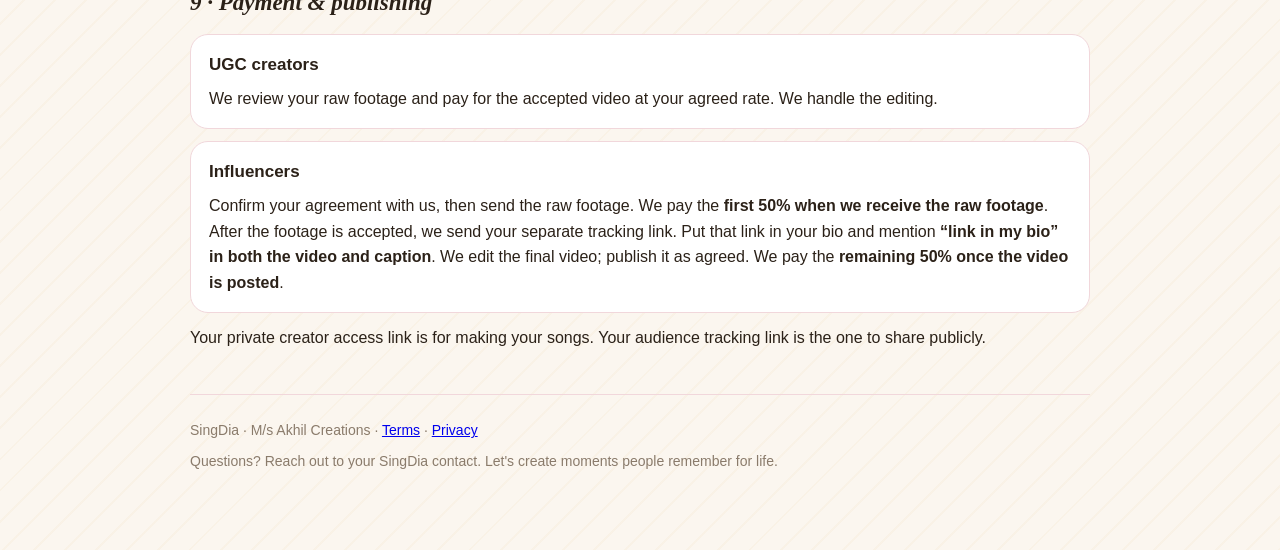
<file: whatsapp/index.html>
<!doctype html>
<html lang="en">
<head>
<meta charset="utf-8">
<meta name="viewport" content="width=device-width, initial-scale=1">
<title>SingDia — WhatsApp Creator Guide</title>
<meta name="description" content="Create your SingDia song on WhatsApp and film your surprise. Recording, submission and payment instructions for UGC creators and influencers.">
<style>
:root{
  --cream:#FBF6EF; --card:#FFFFFF; --pink:#FBEAEC; --pink-line:#F1D7DB;
  --gold:#D9A441; --gold-soft:#F7EAD0; --ink:#2B2118; --muted:#8A7B6B;
  --grad:linear-gradient(90deg,#E8944A,#C9569A);
  --do:#1E8A5A; --do-bg:#E9F6EF; --dont:#C0384F; --dont-bg:#FCEBEE;
}
*{box-sizing:border-box}
body{margin:0;background:var(--cream);color:var(--ink);line-height:1.6;
 font-family:-apple-system,"Segoe UI",Roboto,Arial,sans-serif;
 background-image:repeating-linear-gradient(135deg,rgba(217,164,65,.05) 0 2px,transparent 2px 22px);}
.wrap{max-width:940px;margin:0 auto;padding:20px 20px 70px}
header{display:flex;align-items:center;justify-content:space-between;gap:16px;padding:8px 0 2px;flex-wrap:wrap}
header img{height:34px}
.langs{display:flex;background:var(--card);border:1px solid var(--pink-line);border-radius:999px;padding:3px;gap:2px}
.langs button{border:0;background:transparent;color:var(--muted);font-weight:700;font-size:13px;
 padding:6px 16px;border-radius:999px;cursor:pointer;letter-spacing:.4px}
.langs button.on{background:var(--grad);color:#fff}
h1{font-family:Georgia,'Times New Roman',serif;font-size:33px;line-height:1.18;margin:16px 0 6px}
h2{font-family:Georgia,serif;font-style:italic;font-size:23px;margin:36px 0 6px}
h2:before{content:"";display:block;width:44px;height:3px;background:var(--gold);border-radius:2px;margin-bottom:10px}
h3{font-size:17px;margin:0 0 8px}
p{margin:8px 0}
.lead{color:var(--muted);font-size:16.5px;margin-bottom:14px}

.hero{display:grid;grid-template-columns:1fr 290px;gap:26px;align-items:center;
 background:var(--card);border:1px solid var(--pink-line);border-radius:22px;padding:22px 24px;margin-top:6px}
.hero video{width:100%;max-height:440px;object-fit:cover;border-radius:16px;display:block;background:#000}
.big{font-family:Georgia,serif;font-size:20px;line-height:1.5;border-left:5px solid var(--gold);
 background:var(--gold-soft);border-radius:0 14px 14px 0;padding:16px 18px;margin:0 0 16px}
.perks{display:grid;gap:10px;margin-top:6px}
.perk-main{display:flex;align-items:center;gap:15px;background:var(--grad);color:#fff;
 border-radius:16px;padding:15px 17px;box-shadow:0 6px 18px rgba(201,86,154,.22)}
.perk-main .pnum{font-family:Georgia,serif;font-size:46px;font-weight:700;line-height:.95;letter-spacing:-1px;flex:0 0 auto}
.perk-main b{display:block;font-size:18.5px;line-height:1.25}
.perk-main small{display:block;font-size:13.5px;line-height:1.45;margin-top:3px;opacity:.93}
.perk-row{display:flex;align-items:center;gap:12px;background:var(--card);
 border:1px solid var(--pink-line);border-radius:14px;padding:12px 14px}
.perk-row .pic{font-size:22px;flex:0 0 auto}
.perk-row b{display:block;font-size:15.5px;line-height:1.3}
.perk-row small{display:block;font-size:13.5px;color:var(--muted);margin-top:2px;line-height:1.4}

.spec{display:flex;flex-wrap:wrap;gap:10px;margin-top:14px}
.spec span{background:var(--card);border:1px solid var(--pink-line);border-radius:999px;padding:7px 14px;font-size:14px;font-weight:600}
.spec b{color:var(--gold)}
.card{background:var(--card);border:1px solid var(--pink-line);border-radius:18px;padding:16px 18px;margin:12px 0}
.cols{display:grid;grid-template-columns:1fr 1fr;gap:14px}
.do,.dont{border-radius:16px;padding:14px 16px}
.do{background:var(--do-bg);border:1px solid #cbe8da}.dont{background:var(--dont-bg);border:1px solid #f4ccd3}
.do h4{color:var(--do);margin:0 0 6px}.dont h4{color:var(--dont);margin:0 0 6px}
ul{margin:6px 0;padding-left:20px}li{margin:5px 0}
ol.steps{list-style:none;padding:0;counter-reset:s}
ol.steps li{counter-increment:s;position:relative;padding:12px 14px 12px 56px;background:var(--card);
 border:1px solid var(--pink-line);border-radius:14px;margin:10px 0}
ol.steps li:before{content:counter(s);position:absolute;left:14px;top:12px;width:28px;height:28px;border-radius:50%;
 background:var(--grad);color:#fff;font-weight:800;display:flex;align-items:center;justify-content:center;font-size:14px}
.field{background:var(--card);border:1px solid var(--pink-line);border-left:4px solid var(--gold);border-radius:12px;padding:13px 15px;margin:10px 0}
.field .q{font-weight:700;font-size:16px}
.hint{color:var(--muted);margin:4px 0 8px;font-size:14.5px}
.ex{background:var(--pink);border-radius:10px;padding:10px 12px;margin:7px 0;font-size:14.5px;color:#5a4a3c}
.ex i{color:var(--gold);font-style:normal;font-weight:800;margin-right:7px}
.tip{background:var(--gold-soft);border-left:5px solid var(--gold);border-radius:10px;padding:12px 14px;margin:14px 0}
.slot{background:#FFF6D8;border:1px dashed var(--gold);border-radius:8px;padding:2px 9px;font-weight:700;color:#8a6a12;font-size:14px}

/* video grid for references + how-to */
.vgrid{display:grid;grid-template-columns:repeat(auto-fit,minmax(210px,1fr));gap:16px;margin-top:12px}
.vcard{background:var(--card);border:1px solid var(--pink-line);border-radius:16px;padding:10px;text-align:center}
.vcard video{width:100%;aspect-ratio:9/16;object-fit:cover;border-radius:12px;display:block;background:#000}
.vcard .cap{font-weight:700;font-size:14.5px;margin-top:9px}
.howto video{width:100%;max-width:300px;aspect-ratio:9/16;object-fit:cover;border-radius:14px;display:block;background:#000;margin-top:6px}
.igbox{display:flex;align-items:center;gap:12px;background:var(--card);border:1px solid var(--pink-line);
 border-radius:14px;padding:12px 16px;margin-top:14px;text-decoration:none;color:var(--ink);font-weight:700}
.igbox img{width:52px;height:52px;object-fit:cover;border-radius:10px}
footer{margin-top:44px;padding-top:16px;border-top:1px solid var(--pink-line);color:var(--muted);font-size:14px}
@media(max-width:760px){.hero{grid-template-columns:1fr}.hero video{max-height:none;max-width:340px;margin:0 auto}
 .cols{grid-template-columns:1fr}h1{font-size:26px}.big{font-size:18px}}
@media print{body{background:#fff}.langs{display:none}.card,.field,.do,.dont,ol.steps li,.hero,.vcard{break-inside:avoid}}
</style>
</head>
<body>
<div class="wrap">

<header>
  <img src="../img/logo.svg" alt="SingDia">
  <div class="langs">
    <button id="bEN" class="on" onclick="setLang('en')">EN</button>
    <button id="bHI" onclick="setLang('hi')">HI</button>
  </div>
</header>

<h1  data-en="Create songs on WhatsApp. Film reactions. Get paid." data-hi="WhatsApp par gaane banao. Reaction filmao. Paise kamao.">Create songs on WhatsApp. Film reactions. Get paid.</h1>
<p class="lead" data-en="Make a personalized song for someone you love, surprise them, and film the real moment. We handle the editing." data-hi="Apne kisi apne ke liye personalized gaana banao, unhe surprise do, aur asli moment film karo. Editing hum sambhal lenge.">Make a personalized song for someone you love, surprise them, and film the real moment. We handle the editing.</p>

<div class="hero">
  <div>
    <p class="big" data-en="It's the kind of gift that makes someone tear up and remember the moment for the rest of their life. You don't need a special occasion — it's simply a beautiful way to say “I love you,” “thank you,” or to surprise someone you care about. ❤️" data-hi="Ye wo gift hai jisse kisi ki aankhein bhar aati hain aur wo pal use zindagi bhar yaad rehta hai. Koi khaas mauka chahiye hi nahi — ye bas ek khoobsurat tareeka hai “I love you”, “thank you” kehne ka, ya kisi apne ko surprise dene ka. ❤️">It's the kind of gift that makes someone tear up and remember the moment for the rest of their life. You don't need a special occasion — it's simply a beautiful way to say “I love you,” “thank you,” or to surprise someone you care about. ❤️</p>
    <h3 data-en="And what you get for it" data-hi="Aur iske liye aapko kya milega">And what you get for it</h3>
    <div class="perks">
      <div class="perk-main">
        <span class="pnum">20</span>
        <div>
          <b data-en="full songs — free" data-hi="full gaane — free">full songs — free</b>
          <small  data-en="Create full songs with your private creator access." data-hi="Apne private creator access se poore gaane banao.">Create full songs with your private creator access.</small>
        </div>
      </div>
      <div class="perk-row">
        <span class="pic">💰</span>
        <div>
          <b data-en="Paid for every accepted video" data-hi="Har accepted video ka payment">Paid for every accepted video</b>
          <small data-en="Your rate is agreed personally with you." data-hi="Aapka rate aapse personally tay hota hai.">Your rate is agreed personally with you.</small>
        </div>
      </div>
    </div>
    <p  style="margin-top:6px" data-en="<b>UGC creators:</b> send raw footage; we edit. <b>Influencers:</b> send raw footage first, then publish the final video as agreed." data-hi="<b>UGC creators:</b> raw footage bhejo; editing hum karenge. <b>Influencers:</b> pehle raw footage bhejo, phir agreement ke mutabik final video post karo."><b>UGC creators:</b> send raw footage; we edit. <b>Influencers:</b> send raw footage first, then publish the final video as agreed.</p>
  </div>
  <video src="../media/hero.mp4" poster="../img/hero.jpg" muted autoplay loop playsinline controls preload="metadata"></video>
</div>

<div class="spec">
  <span data-en="📱 Vertical <b>9:16</b>" data-hi="📱 Vertical <b>9:16</b>">📱 Vertical <b>9:16</b></span>
  <span  data-en="🎞️ <b>Full HD · 1080 × 1920</b> or higher" data-hi="🎞️ <b>Full HD · 1080 × 1920</b> ya usse zyada">🎞️ <b>Full HD · 1080 × 1920</b> or higher</span>
  <span data-en="⏱️ Raw <b>from 3 minutes</b>" data-hi="⏱️ Raw <b>3 minute se zyada</b>">⏱️ Raw <b>from 3 minutes</b></span>
  <span data-en="✂️ <b>Send raw — we edit</b>" data-hi="✂️ <b>Raw bhejo — edit hum karenge</b>">✂️ <b>Send raw — we edit</b></span>
  <span data-en="⏳ Send it within <b>4–5 days</b>" data-hi="⏳ <b>4–5 din</b> ke andar bhejo">⏳ Send it within <b>4–5 days</b></span>
</div>

<h2  data-en="1 · Get your private creator access" data-hi="1 · Apna private creator access lo">1 · Get your private creator access</h2>
<p  data-en="Your SingDia contact will send your creator link <b>privately</b>. Use it to open the WhatsApp chat and send the pre-filled message. Keep this access link private." data-hi="Aapka SingDia contact aapko creator link <b>private message</b> mein bhejega. Usse WhatsApp chat kholo aur pehle se likha message send karo. Is access link ko private rakho.">Your SingDia contact will send your creator link <b>privately</b>. Use it to open the WhatsApp chat and send the pre-filled message. Keep this access link private.</p>
<p  data-en="Check that your creator credits are available before making the song. If you see a payment request or your credits are missing, contact us before paying." data-hi="Gaana banane se pehle check karo ki creator credits mil gaye hain. Agar payment maange ya credits na dikhein, pay karne se pehle humse baat karo.">Check that your creator credits are available before making the song. If you see a payment request or your credits are missing, contact us before paying.</p>
<h2  data-en="2 · Create your song on WhatsApp" data-hi="2 · WhatsApp par apna gaana banao">2 · Create your song on WhatsApp</h2>
<ol class="steps">
<li  data-en="Send a <b>text message or voice note</b>: who the song is for, their name, your relationship, the occasion, memories and what you want to say. Mention your preferred song language." data-hi="<b>Text message ya voice note</b> bhejo: gaana kiske liye hai, unka naam, aapka rishta, mauka, yaadein aur aap kya kehna chahte ho. Gaane ki language bhi batao.">Send a <b>text message or voice note</b>: who the song is for, their name, your relationship, the occasion, memories and what you want to say. Mention your preferred song language.</li>
<li  data-en="Answer any follow-up questions. Read the lyrics carefully and check names, personal details and pronunciation." data-hi="Aage ke sawaalon ka jawab do. Lyrics dhyan se padho aur naam, personal details aur pronunciation check karo.">Answer any follow-up questions. Read the lyrics carefully and check names, personal details and pronunciation.</li>
<li  data-en="Use <b>Edit lyrics</b> to request changes and <b>Other sound</b> to adjust the sound before creating." data-hi="Badlaav ke liye <b>Edit lyrics</b> aur sound badalne ke liye <b>Other sound</b> use karo.">Use <b>Edit lyrics</b> to request changes and <b>Other sound</b> to adjust the sound before creating.</li>
<li  data-en="Tap <b>Create song</b>. Listen to both versions and choose the one you want to use for the surprise." data-hi="<b>Create song</b> par tap karo. Dono versions suno aur surprise ke liye apna pasandida version chuno.">Tap <b>Create song</b>. Listen to both versions and choose the one you want to use for the surprise.</li>
</ol>
<div class="tip" data-en="<b>Record the whole creation process too.</b> Screen-record your WhatsApp journey, from your message or voice note to the lyrics and finished song. Send this as separate raw footage. We will decide what to include during editing. Hide unrelated chats, notifications and phone numbers." data-hi="<b>Gaana banane ka poora process bhi record karo.</b> Apne message ya voice note se lekar lyrics aur final gaane tak WhatsApp ki screen recording karo. Ise alag raw footage ke roop mein bhejo. Editing mein hum decide karenge kya rakhna hai. Doosri chats, notifications aur phone numbers chhupa do."><b>Record the whole creation process too.</b> Screen-record your WhatsApp journey, from your message or voice note to the lyrics and finished song. Send this as separate raw footage. We will decide what to include during editing. Hide unrelated chats, notifications and phone numbers.</div>
<div class="card" data-en="<b>WhatsApp walkthrough video — coming soon.</b> Follow the steps above for now." data-hi="<b>WhatsApp tutorial video jald aayega.</b> Tab tak upar diye steps follow karo."><b>WhatsApp walkthrough video — coming soon.</b> Follow the steps above for now.</div>
<h2  data-en="3 · Your story — the most important part" data-hi="3 · Aapki kahaani — sabse zaroori hissa">3 · Your story — the most important part</h2>
<p  data-en="Tell the bot real, specific details in your message or voice note. Use the examples below as inspiration: names, habits, memories, inside jokes and the message you want the song to carry." data-hi="Apne message ya voice note mein bot ko asli aur khaas details batao. Neeche ke examples se ideas lo: naam, aadatein, yaadein, inside jokes aur gaane se aap kya kehna chahte ho.">Tell the bot real, specific details in your message or voice note. Use the examples below as inspiration: names, habits, memories, inside jokes and the message you want the song to carry.</p>
<div class="field">
  <div class="q" data-en="A · Their name" data-hi="A · Unka naam">A · Their name</div>
  <p  class="hint" data-en="Use the name you call them. Check it in the lyrics and listen for its pronunciation before filming." data-hi="Wahi naam do jisse aap unhe bulate ho. Filming se pehle lyrics mein naam check karo aur gaane mein uska pronunciation suno.">Use the name you call them. Check it in the lyrics and listen for its pronunciation before filming.</p>
  <div class="ex"><i>e.g.</i><span data-en="Priya · Maa · Rajesh bhai" data-hi="Priya · Maa · Rajesh bhai">Priya · Maa · Rajesh bhai</span></div>
</div>

<div class="field">
  <div class="q" data-en="B · What they do" data-hi="B · Wo kya karte hain">B · What they do</div>
  <div class="ex"><i>1</i><span data-en="She's a nurse at Apollo, works night shifts, and still wakes me up with chai in the morning." data-hi="Wo Apollo mein nurse hai, night shift karti hai, aur phir bhi subah mujhe chai se uthati hai.">She's a nurse at Apollo, works night shifts, and still wakes me up with chai in the morning.</span></div>
  <div class="ex"><i>2</i><span data-en="Papa drove an auto for 20 years so I could finish school. He never took a single day off." data-hi="Papa ne 20 saal auto chalaya taaki main school poora kar sakun. Unhone ek din bhi chhutti nahi li.">Papa drove an auto for 20 years so I could finish school. He never took a single day off.</span></div>
</div>

<div class="field">
  <div class="q" data-en="C · How they look or feel" data-hi="C · Wo kaise dikhte ya lagte hain">C · How they look or feel</div>
  <div class="ex"><i>1</i><span data-en="Always calm, never raises her voice, and somehow she's always right." data-hi="Hamesha shaant, kabhi awaaz nahi uthati, aur pata nahi kaise hamesha sahi hoti hai.">Always calm, never raises her voice, and somehow she's always right.</span></div>
  <div class="ex"><i>2</i><span data-en="Big moustache, strict face, and the softest heart in the whole house." data-hi="Badi moonch, sakht chehra, aur poore ghar ka sabse naram dil.">Big moustache, strict face, and the softest heart in the whole house.</span></div>
</div>

<div class="field">
  <div class="q" data-en="D · Memories or inside jokes 👌 (the magic one)" data-hi="D · Yaadein ya inside jokes 👌 (sabse magic wala)">D · Memories or inside jokes 👌 (the magic one)</div>
  <p  class="hint" data-en="These details make the song personal. Share actual moments — a place, a date, a habit or a joke — and check how they appear in the lyrics." data-hi="Ye details gaane ko personal banati hain. Asli lamhe batao — jagah, tareekh, aadat ya mazaak — aur lyrics mein check karo ki wo kaise aaye hain.">These details make the song personal. Share actual moments — a place, a date, a habit or a joke — and check how they appear in the lyrics.</p>
  <div class="ex"><i>1</i><span data-en="The night our car broke down near Lonavala and we ate vada pav in the rain — she still calls it our best date." data-hi="Wo raat jab Lonavala ke paas humari car kharab ho gayi aur humne baarish mein vada pav khaya — wo aaj bhi use humara best date kehti hai.">The night our car broke down near Lonavala and we ate vada pav in the rain — she still calls it our best date.</span></div>
  <div class="ex"><i>2</i><span data-en="Every Sunday she steals the last piece of biryani off my plate and swears she didn't touch it." data-hi="Har Sunday wo meri plate se biryani ka aakhri piece chura leti hai aur kasam khaati hai ki haath bhi nahi lagaya.">Every Sunday she steals the last piece of biryani off my plate and swears she didn't touch it.</span></div>
  <div class="ex"><i>3</i><span data-en="She's called me “Motu” since our first year in college and still can't say it without laughing." data-hi="College ke pehle saal se wo mujhe “Motu” bulati hai aur aaj bhi bina hanse nahi keh paati.">She's called me “Motu” since our first year in college and still can't say it without laughing.</span></div>
</div>

<div class="field">
  <div class="q" data-en="E · What this song should say" data-hi="E · Ye gaana kya kehna chahiye">E · What this song should say</div>
  <p class="hint" data-en="The message you never say out loud. Write it like you're saying it to their face." data-hi="Wo baat jo aap kabhi zubaan se nahi kehte. Aise likho jaise unke saamne keh rahe ho.">The message you never say out loud. Write it like you're saying it to their face.</p>
  <div class="ex"><i>1</i><span data-en="Tell her that after four years I still get nervous before I call her — and that I'd choose this life with her all over again." data-hi="Use batao ki chaar saal baad bhi call karne se pehle main nervous ho jata hoon — aur ye zindagi main phir se usi ke saath chunta.">Tell her that after four years I still get nervous before I call her — and that I'd choose this life with her all over again.</span></div>
  <div class="ex"><i>2</i><span data-en="Tell Maa that every rupee she saved for my school made me who I am, and that I finally want to say thank you out loud." data-hi="Maa ko batao ki unka bachaya har rupaya mujhe wo banaya jo main aaj hoon, aur ab main zor se thank you kehna chahta hoon.">Tell Maa that every rupee she saved for my school made me who I am, and that I finally want to say thank you out loud.</span></div>
</div>

<div class="field">
  <div class="q" data-en="Free notes" data-hi="Free notes">Free notes</div>
  <p class="hint" data-en="Anything else — dates, names, places, little facts. Nothing here is too small." data-hi="Aur kuch bhi — tareekhein, naam, jagah, chhoti baatein. Yahan kuch bhi chhota nahi hai.">Anything else — dates, names, places, little facts. Nothing here is too small.</p>
  <div class="ex"><i>e.g.</i><span data-en="We got married on 12 March 2021 in Jaipur. Her mother's name is Sunita. We have a dog called Simba who only listens to her. She says she hates surprises — this is my first real one in four years." data-hi="Humari shaadi 12 March 2021 ko Jaipur mein hui. Uski maa ka naam Sunita hai. Humara ek dog hai Simba, jo sirf uski sunta hai. Wo kehti hai use surprises pasand nahi — chaar saal mein ye mera pehla asli surprise hai.">We got married on 12 March 2021 in Jaipur. Her mother's name is Sunita. We have a dog called Simba who only listens to her. She says she hates surprises — this is my first real one in four years.</span></div>
</div>

<h2 data-en="4 · What to film" data-hi="4 · Kya film karna hai">4 · What to film</h2>
<div class="card">
  <p data-en="<b>Raw video: from 3 minutes.</b> Keep the camera rolling through all three parts:" data-hi="<b>Raw video: 3 minute se zyada.</b> Teeno hisson mein camera chalta rehna chahiye:"><b>Raw video: from 3 minutes.</b> Keep the camera rolling through all three parts:</p>
  <ul>
    <li data-en="<b>Before</b> — the setup, the nerves, a live chat with them" data-hi="<b>Pehle</b> — taiyari, ghabrahat, unke saath live baat"><b>Before</b> — the setup, the nerves, a live chat with them</li>
    <li data-en="<b>The full song</b> — play it from start to end, don't cut it short" data-hi="<b>Poora gaana</b> — shuru se aakhir tak bajao, beech mein mat kaato"><b>The full song</b> — play it from start to end, don't cut it short</li>
    <li data-en="<b>After</b> — a short talk once it ends: what they felt, what they say" data-hi="<b>Baad mein</b> — khatam hone par thodi baat: unhe kaisa laga, wo kya kehte hain"><b>After</b> — a short talk once it ends: what they felt, what they say</li>
  </ul>
  <p data-en="The peak we need: <b>the moment they hear their own name</b> and react — tears, laugh, hug, a quiet “thank you”." data-hi="Humein jo peak chahiye: <b>wo pal jab wo apna naam sunte hain</b> aur react karte hain — aansu, hansi, gale lagna, dheere se “thank you”.">The peak we need: <b>the moment they hear their own name</b> and react — tears, laugh, hug, a quiet “thank you”.</p>
</div>

<h2 data-en="5 · Filming &amp; sound" data-hi="5 · Filming aur sound">5 · Filming &amp; sound</h2>
<div class="cols">
  <div class="do"><h4>✅ DO</h4><ul>
    <li data-en="Place the phone, then sit <b>beside</b> them in the frame" data-hi="Phone rakho, phir unke <b>bagal mein</b> frame ke andar baitho">Place the phone, then sit <b>beside</b> them in the frame</li>
    <li  data-en="Play the <b>full song from start to finish on an external speaker</b>." data-hi="<b>Poora gaana shuru se aakhir tak external speaker par</b> bajao.">Play the <b>full song from start to finish on an external speaker</b>.</li>
    <li data-en="Let it happen naturally — don't coach them" data-hi="Sab natural hone do — unhe sikhao mat">Let it happen naturally — don't coach them</li>
    <li data-en="Keep faces clear and well lit" data-hi="Chehre saaf aur acchi roshni mein rakho">Keep faces clear and well lit</li>
  </ul></div>
  <div class="dont"><h4>❌ DON'T</h4><ul>
    <li  data-en="Don't use the <b>phone speaker, earphones or headphones</b> for the surprise." data-hi="Surprise ke liye <b>phone speaker, earphones ya headphones</b> use mat karo.">Don't use the <b>phone speaker, earphones or headphones</b> for the surprise.</li>
    <li data-en="Don't film in a noisy place" data-hi="Shor waali jagah pe film mat karo">Don't film in a noisy place</li>
    <li data-en="Don't point the camera straight at their face the whole time" data-hi="Poore time camera seedha unke chehre pe mat rakho">Don't point the camera straight at their face the whole time</li>
    <li data-en="Don't shoot horizontal" data-hi="Horizontal shoot mat karo">Don't shoot horizontal</li>
  </ul></div>
</div>

<h2  data-en="6 · Footage checklist" data-hi="6 · Footage checklist">6 · Footage checklist</h2>
<div class="cols">
  <div class="do"><h4  data-en="✅ Ready for review" data-hi="✅ Review ke liye taiyaar">✅ Ready for review</h4><ul>
    <li  data-en="Vertical <b>9:16, Full HD 1080 × 1920 or higher</b>, clear and well lit" data-hi="Vertical <b>9:16, Full HD 1080 × 1920 ya usse zyada</b>, saaf aur acchi light">Vertical <b>9:16, Full HD 1080 × 1920 or higher</b>, clear and well lit</li>
    <li data-en="Raw, 3+ minutes, unedited" data-hi="Raw, 3+ minute, bina edit">Raw, 3+ minutes, unedited</li>
    <li data-en="Real, visible emotion" data-hi="Asli, dikhne wala emotion">Real, visible emotion</li>
    <li data-en="Song clearly audible from a speaker" data-hi="Gaana speaker se saaf sunai de">Song clearly audible from a speaker</li>
  </ul></div>
  <div class="dont"><h4 data-en="❌ Rejected" data-hi="❌ Reject">❌ Rejected</h4><ul>
    <li data-en="Horizontal, blurry or dark" data-hi="Horizontal, blurry ya andhera">Horizontal, blurry or dark</li>
    <li data-en="Song not audible / noisy background" data-hi="Gaana sunai na de / background shor">Song not audible / noisy background</li>
    <li data-en="Staged, lifeless reaction" data-hi="Nakli, bejaan reaction">Staged, lifeless reaction</li>
    <li data-en="Shorter than 3 minutes or already edited" data-hi="3 minute se chhota ya pehle se edited">Shorter than 3 minutes or already edited</li>
  </ul></div>
</div>

<h2 data-en="7 · References — study these" data-hi="7 · References — inhe dekho">7 · References — study these</h2>
<div class="vgrid">
  <div class="vcard"><video src="../media/ref-wife.mp4" poster="../img/ref-wife.jpg" controls playsinline preload="none"></video><div class="cap" data-en="Good UGC for Wife" data-hi="Good UGC for Wife">Good UGC for Wife</div></div>
  <div class="vcard"><video src="../media/ref-friend.mp4" poster="../img/ref-friend.jpg" controls playsinline preload="none"></video><div class="cap" data-en="Good UGC for Friend" data-hi="Good UGC for Friend">Good UGC for Friend</div></div>
  <div class="vcard"><video src="../media/ref-boyfriend.mp4" poster="../img/ref-boyfriend.jpg" controls playsinline preload="none"></video><div class="cap" data-en="Good UGC for Boyfriend" data-hi="Good UGC for Boyfriend">Good UGC for Boyfriend</div></div>
  <div class="vcard"><video src="../media/ref-mom.mp4" poster="../img/ref-mom.jpg" controls playsinline preload="none"></video><div class="cap" data-en="Good UGC for Mom" data-hi="Good UGC for Mom">Good UGC for Mom</div></div>
</div>
<a class="igbox" href="https://www.instagram.com/singdia.love/" target="_blank" rel="noopener">
  <img src="../img/warm.jpg" alt="">
  <span data-en="Our Instagram — for inspiration · @singdia.love" data-hi="Hamara Instagram — inspiration ke liye · @singdia.love">Our Instagram — for inspiration · @singdia.love</span>
</a>

<h2 data-en="8 · What to send us" data-hi="8 · Humein kya bhejna hai">8 · What to send us</h2>
<div class="card">
  <p data-en="Upload everything to <b>your own Google Drive</b> folder and send us the link (make sure it's open for viewing). Please send the following:" data-hi="Sab kuch <b>apne Google Drive</b> folder mein upload karo aur humein link bhejo (viewing ke liye open ho). Ye cheezein bhejni hain:">Upload everything to <b>your own Google Drive</b> folder and send us the link (make sure it's open for viewing). Please send the following:</p>
  <ul>
    <li data-en="🎬 <b>The raw video</b> — original quality, no editing, no added music" data-hi="🎬 <b>Raw video</b> — original quality, koi editing nahi, koi music nahi">🎬 <b>The raw video</b> — original quality, no editing, no added music</li>
    <li data-en="📝 <b>The song lyrics</b> — the text of the song you created" data-hi="📝 <b>Gaane ke lyrics</b> — jo gaana banaya uska text">📝 <b>The song lyrics</b> — the text of the song you created</li>
    <li data-en="🎵 <b>The track file</b> — the song audio itself" data-hi="🎵 <b>Track file</b> — khud gaane ki audio file">🎵 <b>The track file</b> — the song audio itself</li>
  </ul>
  <p  data-en="Include your <b>WhatsApp screen recording</b> as a separate file. Send original files so the quality stays intact." data-hi="Apni <b>WhatsApp screen recording</b> alag file mein bhejo. Original files bhejo taaki quality bani rahe.">Include your <b>WhatsApp screen recording</b> as a separate file. Send original files so the quality stays intact.</p>
</div>
<div class="tip" data-en="⏳ <b>Please send the raw materials within 4–5 days.</b> Once we agree on the shoot, we hold a slot for you — sending on time keeps you first in line for the next videos." data-hi="⏳ <b>Raw material 4–5 din ke andar bhejna zaroori hai.</b> Shoot tay hone ke baad hum aapke liye slot rakhte hain — time par bhejoge to agle videos ke liye aap hi pehle number par rahoge.">⏳ <b>Please send the raw materials within 4–5 days.</b> Once we agree on the shoot, we hold a slot for you — sending on time keeps you first in line for the next videos.</div>

<h2  data-en="9 · Payment &amp; publishing" data-hi="9 · Payment aur posting">9 · Payment & publishing</h2>
<div class="card" data-en="<h3>UGC creators</h3>We review your raw footage and pay for the accepted video at your agreed rate. We handle the editing." data-hi="<h3>UGC creators</h3>Hum raw footage review karte hain aur accepted video ka payment agreed rate par karte hain. Editing hum sambhalte hain."><h3>UGC creators</h3>We review your raw footage and pay for the accepted video at your agreed rate. We handle the editing.</div>
<div class="card" data-en="<h3>Influencers</h3>Confirm your agreement with us, then send the raw footage. We pay the <b>first 50% when we receive the raw footage</b>. After the footage is accepted, we send your separate tracking link. Put that link in your bio and mention <b>“link in my bio” in both the video and caption</b>. We edit the final video; publish it as agreed. We pay the <b>remaining 50% once the video is posted</b>." data-hi="<h3>Influencers</h3>Pehle hamare saath agreement confirm karo, phir raw footage bhejo. <b>Raw footage milne par pehle 50% payment</b> karenge. Footage accept hone ke baad aapka alag tracking link bhejenge. Use bio mein lagao aur <b>video aur caption dono mein “link in my bio”</b> bolo ya likho. Final video hum edit karenge; agreement ke mutabik post karo. <b>Video post hone par baaki 50% payment</b> karenge."><h3>Influencers</h3>Confirm your agreement with us, then send the raw footage. We pay the <b>first 50% when we receive the raw footage</b>. After the footage is accepted, we send your separate tracking link. Put that link in your bio and mention <b>“link in my bio” in both the video and caption</b>. We edit the final video; publish it as agreed. We pay the <b>remaining 50% once the video is posted</b>.</div>
<p  data-en="Your private creator access link is for making your songs. Your audience tracking link is the one to share publicly." data-hi="Private creator access link aapke gaane banane ke liye hai. Audience tracking link hi publicly share karo.">Your private creator access link is for making your songs. Your audience tracking link is the one to share publicly.</p>
<footer>
<p>SingDia · M/s Akhil Creations · <a href="https://singdia.com/terms">Terms</a> · <a href="https://singdia.com/privacy">Privacy</a></p>
  <p data-en="Questions? Reach out to your SingDia contact. Let's create moments people remember for life." data-hi="Sawaal hain? Apne SingDia contact se baat karo. Aaiye aise moments banaye jo log zindagi bhar yaad rakhein.">Questions? Reach out to your SingDia contact. Let's create moments people remember for life.</p>
</footer>

</div>
<script>
function setLang(l){
  document.querySelectorAll('[data-en]').forEach(function(e){
    var v=e.getAttribute('data-'+l); if(v!==null) e.innerHTML=v;
  });
  document.getElementById('bEN').className = l==='en' ? 'on' : '';
  document.getElementById('bHI').className = l==='hi' ? 'on' : '';
  document.documentElement.lang = l;
  try{localStorage.setItem('sd_lang',l)}catch(x){}
}
try{var s=localStorage.getItem('sd_lang'); if(s) setLang(s);}catch(x){}
</script>
</body>
</html>
</file>
<file: app-blueprint/styles.css>
@charset "UTF-8";
:root{--wine:#6b1231;--wine-dark:#420b21;--pink:#eea4bd;--rose:#f8e9ee;--ink:#271922;--muted:#756873;--line:#e5dfe4;--paper:#fff;--soft:#f7f6f8;--lime:#ddf298;--radius:22px;--font:"Segoe UI",Arial,sans-serif}
*{box-sizing:border-box}html{scroll-behavior:smooth;scroll-padding-top:90px}body{margin:0;color:var(--ink);background:var(--paper);font:16px/1.6 var(--font)}button,input,textarea,select{font:inherit}button,a{-webkit-tap-highlight-color:transparent}button{cursor:pointer}button:disabled{cursor:default;opacity:.4}a{color:inherit}button:focus-visible,a:focus-visible,summary:focus-visible,[tabindex]:focus-visible,input:focus-visible,textarea:focus-visible{outline:3px solid #c67911;outline-offset:4px}button{color:inherit}h1,h2,h3,p{margin:0}h1,h2,h3{line-height:1.1;letter-spacing:-.045em}h1{font-size:clamp(42px,5.1vw,76px);font-weight:650}h2{font-size:clamp(32px,3.5vw,48px);font-weight:600}h3{font-size:23px;font-weight:600}em{font-family:Georgia,serif;font-weight:500;color:var(--wine)}p{color:var(--muted)}.wrap{max-width:1232px;margin:auto;padding-left:32px;padding-right:32px}.section{padding-top:96px;padding-bottom:96px}.eyebrow{font-size:12px;letter-spacing:.14em;font-weight:700;color:var(--wine);margin-bottom:20px}.caption{font-size:13px;line-height:1.65}.primary,.small-cta{display:inline-flex;align-items:center;justify-content:center;text-decoration:none;background:var(--wine);color:white;border:0;border-radius:100px;font-weight:600;min-height:52px;padding:12px 26px}.primary:hover,.small-cta:hover{background:var(--wine-dark)}.text-link{font-size:14px;text-underline-offset:5px}.small-cta{font-size:14px;min-height:42px;padding:10px 20px}.skip{position:fixed;left:10px;top:-100px;z-index:100;background:#fff;padding:12px}.skip:focus{top:10px}.site-header{max-width:1360px;margin:auto;padding:20px 36px;display:flex;align-items:center;justify-content:space-between;gap:24px;border-bottom:1px solid var(--line)}.brand{display:flex;gap:10px;align-items:center;text-decoration:none;font-size:27px;font-weight:750;letter-spacing:-1.2px}.brand-symbol{display:inline-flex;align-items:center;justify-content:center;width:37px;height:37px;border-radius:12px;background:var(--wine);color:#fff;font:bold italic 34px Georgia;position:relative}.brand-symbol span{font-size:17px;margin-left:-3px}.brand-label{font-size:10px;letter-spacing:.12em;font-weight:500;border-left:1px solid var(--line);padding-left:14px;margin-left:8px;color:var(--muted)}.site-header nav{display:flex;gap:26px;font-size:14px}.site-header nav a{text-decoration:none}.site-header nav a:hover{color:var(--wine)}
.hero{display:grid;grid-template-columns:1.08fr 1fr;gap:30px;align-items:center;padding-top:72px;padding-bottom:76px}.hero .eyebrow{display:flex;align-items:center;gap:10px}.line{display:inline-block;width:25px;height:1px;background:var(--wine)}.lead{font-size:19px;max-width:490px;line-height:1.65;margin-top:26px}.hero-actions{display:flex;align-items:center;gap:22px;margin-top:30px}.hero-stats{display:flex;gap:36px;margin:44px 0 18px}.hero-stats strong{font-weight:500;font-size:30px;display:block;line-height:1.2}.hero-stats span{font-size:12px;color:var(--muted)}.hero-copy>.caption{max-width:460px}.hero-stage{position:relative;min-height:600px;background:radial-gradient(ellipse at 45% 30%,#fbe5e9 0,#f1d0da 60%,#e8bdce 100%);border-radius:110px 24px 110px 24px;display:grid;place-items:center;isolation:isolate;overflow:hidden}.stage-orbit{position:absolute;border:1px solid #fff9;border-radius:50%;width:640px;height:380px;z-index:-1;transform:rotate(-50deg)}.orbit-two{width:430px;height:690px;transform:rotate(40deg)}.hero-phone{width:268px;height:526px;background:#fcfafb;border:7px solid #30232b;border-radius:37px;padding:18px 15px 10px;position:relative;box-shadow:20px 28px 30px #5e13352a;transform:rotate(-5deg);overflow:hidden}.phone-island{position:absolute;top:10px;left:50%;transform:translateX(-50%);width:83px;height:19px;background:#251920;border-radius:20px;z-index:6}.phone-status{display:flex;justify-content:space-between;font-size:11px;font-weight:650;padding:0 4px 20px;color:var(--ink)}.mini-brand{font-size:22px;font-weight:700;letter-spacing:-1px;display:flex;justify-content:space-between;align-items:center}.mini-brand>span{font-size:12px;background:#eee7eb;padding:4px 10px;border-radius:50px;letter-spacing:0}.mini-kicker{font-size:9px;letter-spacing:.08em;margin-top:22px}.hero-phone h2{font-size:26px;margin:8px 0 20px}.hero-song{background:var(--wine);color:#fff;display:flex;gap:12px;padding:17px 10px;border-radius:17px;margin-bottom:12px}.hero-song>span{font-size:28px}.hero-song strong,.hero-video strong{font-size:15px}.hero-song p,.hero-video p{font-size:10px;color:#f6cfdc}.hero-video{height:185px;position:relative;border-radius:18px;overflow:hidden;background:#1b202c}.hero-art{position:absolute;inset:0;opacity:.9}.hero-video-copy{position:absolute;bottom:0;padding:13px;color:white;background:linear-gradient(transparent,#10091bd9);width:100%}.hero-video-copy>span{display:block;font-size:22px}.hero-video p{color:#fff9}.mini-nav{display:flex;justify-content:space-around;margin:15px -10px 0;font-size:20px;text-align:center;color:#9c8a93}.mini-nav small{display:block;font-size:9px}.mini-nav .active{color:var(--wine)}.floating-tag{position:absolute;z-index:3;background:#fff;border-radius:30px;padding:10px 17px;font-size:12px;box-shadow:0 6px 22px #6b12310c}.tag-top{top:26px;right:20px;transform:rotate(5deg)}.tag-bottom{bottom:22px;left:20px;transform:rotate(-4deg)}.tag-bottom span{color:var(--wine);padding-right:6px}.floating-preview{width:156px;position:absolute;right:3px;bottom:105px;border:5px solid #fff;background:#fff;border-radius:17px;box-shadow:0 10px 25px #29132320;transform:rotate(9deg);overflow:hidden;padding-bottom:9px}.floating-preview>div:first-child{height:161px;overflow:hidden;border-radius:12px}.floating-preview>span{font-size:8px;letter-spacing:.09em;color:var(--wine);padding:8px 8px 0;display:block}.floating-preview>strong{font-size:12px;line-height:1.2;display:block;padding:4px 8px}.mini-progress{height:3px;background:var(--rose);margin:4px 8px}.mini-progress i{display:block;height:100%;width:65%;background:var(--wine);animation:progress 5s infinite}.principle-strip{border-block:1px solid var(--line);background:var(--soft)}.principle-strip .wrap{display:flex;align-items:center;justify-content:space-between;gap:20px;padding-top:22px;padding-bottom:22px;font-size:13px}.principle-strip span{color:var(--muted)}.principle-strip b{font-weight:550}.section-heading{display:grid;grid-template-columns:1fr 1fr;gap:80px;align-items:end;margin-bottom:40px}.section-heading>p,.section-heading>div>p:not(.eyebrow){max-width:490px}.section-heading .caption{margin-top:12px}.journey-board{display:flex;gap:38px;align-items:center;padding:30px;border:1px solid var(--line);border-radius:22px}.journey-home{display:flex;flex-direction:column;align-items:center;flex:0 0 140px}.journey-home>span:last-child{font-size:12px;color:var(--muted)}.node-icon{width:48px;height:48px;background:var(--wine);color:white;border-radius:15px;display:grid;place-items:center;font:italic bold 30px Georgia;margin-bottom:10px}.journey-paths{flex:1}.journey-paths>div{display:flex;align-items:center;justify-content:space-between;gap:14px;padding:20px 0}.journey-paths>div+div{border-top:1px solid var(--line)}.journey-paths b{font-size:14px;line-height:1.4}.connector{color:#b3a6af}.route-label{font-size:11px;font-weight:700;letter-spacing:.04em;padding:6px 12px;border-radius:30px;min-width:75px}.song-label{background:var(--rose);color:var(--wine)}.video-label{background:#e7e8f6;color:#545779}.flow-note{font-size:13px;max-width:850px;margin:18px auto 0;text-align:center}.walkthrough-section{background:var(--soft);border-block:1px solid var(--line)}.walkthrough-controls{display:flex;justify-content:space-between;align-items:center;margin-bottom:36px}.segmented{display:flex;background:#e9e6eb;padding:5px;border-radius:50px}.segmented button{background:none;border:0;font-size:14px;padding:9px 19px;border-radius:40px}.segmented button.selected{background:#fff;box-shadow:0 2px 4px #2510200d;color:var(--wine);font-weight:650}.reset-demo{border:0;background:none;text-decoration:underline;text-underline-offset:4px;font-size:13px}.experience-grid{display:grid;grid-template-columns:220px 365px 1fr;gap:46px;align-items:start}.screen-list{display:flex;flex-direction:column;gap:5px;position:sticky;top:20px;padding-top:38px}.screen-list button{display:flex;align-items:center;text-align:left;gap:13px;background:none;border:1px solid transparent;border-radius:12px;padding:10px;color:var(--muted);font-size:14px}.screen-list button span{font-size:12px;font-variant-numeric:tabular-nums;min-width:25px}.screen-list button.active{color:var(--wine);border-color:#e4cdd6;background:#fff;font-weight:600}.screen-list button:hover{background:#fff8}.phone-column{min-width:0}.screen-counter{text-align:center;color:var(--muted);font-size:12px;letter-spacing:.04em;margin-bottom:16px}.device{position:relative;border:8px solid #30232b;border-radius:42px;background:#fff;overflow:hidden;height:690px;box-shadow:0 22px 45px #36223614}.device>.phone-status{padding:20px 17px 13px;background:#fff}.device .phone-island{top:13px;width:100px;height:20px}.app-screen{height:626px;overflow-y:auto;scrollbar-width:none;display:flex;flex-direction:column;position:relative;background:#fff}.app-screen::-webkit-scrollbar{display:none}.screen-pager{display:flex;align-items:center;justify-content:space-between;margin-top:17px;font-size:12px}.screen-pager button{border:0;background:none;font-size:13px;padding:8px}.screen-pager span{color:var(--muted)}.screen-notes{padding-top:35px}.note-route{display:inline-flex;border:1px solid #dfc6d1;color:var(--wine);border-radius:30px;padding:3px 12px;font-size:11px;margin-bottom:18px}.screen-notes h3{font-size:30px;margin-bottom:18px}.screen-notes>p{font-size:15px;line-height:1.7}.placement-list{list-style:none;margin:25px 0;padding:0}.placement-list li{display:flex;gap:12px;padding:14px 0;border-top:1px solid var(--line);font-size:14px;line-height:1.6;color:var(--muted)}.placement-list b{color:var(--ink);font-weight:600}.pin{min-width:23px;height:23px;background:var(--rose);color:var(--wine);font-size:11px;font-weight:700;display:grid;place-items:center;border-radius:50%;margin-top:3px}.next-note{background:#fff;border-radius:15px;padding:18px;font-size:13px}.next-note b{display:block;color:var(--wine);margin-bottom:5px}.screen-branch{font-size:13px;margin-top:20px;padding-top:16px;border-top:1px solid var(--line)}
/* The miniature app uses its own compact scale, separate from page typography. */
.app-head{display:flex;align-items:center;justify-content:space-between;gap:10px;padding:8px 19px 14px}.app-logo{font-weight:750;font-size:24px;letter-spacing:-1px}.app-coin{border:0;background:var(--rose);border-radius:30px;font-size:12px;padding:6px 12px;color:var(--wine)}.app-back{background:none;border:0;border-radius:20px;font-size:13px;padding:5px 0}.app-body{padding:9px 19px 20px;flex:1}.app-overline{font-size:10px;letter-spacing:.08em;color:var(--muted);margin-bottom:8px}.app-title{font-size:28px;margin-bottom:12px;line-height:1.15}.app-subtitle{font-size:13px;margin:0 0 18px}.app-card{display:block;width:100%;border:0;border-radius:20px;overflow:hidden;text-align:left;margin:12px 0;position:relative}.app-song{background:var(--wine);color:white;display:flex;align-items:center;padding:23px 18px;gap:16px}.app-song .music-glyph{font-size:40px}.app-card strong{font-size:18px;display:block}.app-card p{font-size:12px;color:inherit;opacity:.75;margin-top:5px}.app-video{height:208px;background:#1a2439;color:#fff}.app-video .scene{position:absolute;inset:0}.app-video>div:last-child{position:absolute;inset:auto 0 0;padding:20px;background:linear-gradient(transparent,#110d25)}.app-video strong{margin-top:5px}.app-nav{position:sticky;bottom:0;z-index:4;display:flex;background:#fffffff5;border-top:1px solid #eee;padding:12px 7px 15px;gap:2px}.app-nav button{flex:1;display:flex;flex-direction:column;align-items:center;background:none;border:0;font-size:17px;color:#95848e}.app-nav small{font-size:10px}.app-nav .active{color:var(--wine)}.app-note{font-size:11px;line-height:1.55;padding:10px;border-radius:10px;background:var(--soft);margin-top:12px}.app-link{border:0;background:none;color:var(--wine);padding:7px 0;font-size:12px;text-decoration:underline;text-underline-offset:4px}.app-search{border:1px solid #e5e0e5;border-radius:12px;width:100%;padding:10px 12px;font-size:12px;background:#faf9fa}.app-chips{display:flex;gap:5px;margin:13px 0;overflow-x:auto;scrollbar-width:none;white-space:nowrap}.app-chips button{font-size:10px;border:1px solid #e6dfe4;border-radius:25px;padding:5px 9px;background:#fff}.app-chips .active{background:var(--wine);color:#fff;border-color:var(--wine)}.app-tiles{display:grid;grid-template-columns:1fr 1fr;gap:9px}.app-template{padding:0;border:0;background:#f6f3f6;border-radius:14px;overflow:hidden;text-align:left}.app-template .scene{height:130px}.app-template strong{display:block;font-size:11px;padding:8px 9px 0;line-height:1.35;letter-spacing:0}.app-template small{display:block;font-size:9px;color:var(--muted);padding:4px 9px 9px}.input-hero{height:150px;border-radius:16px;overflow:hidden;position:relative;margin:10px 0 16px}.input-hero .scene{height:100%}.input-hero>span{position:absolute;bottom:10px;left:12px;font-size:10px;color:white;background:#0008;border-radius:20px;padding:3px 8px}.app-field{display:block;font-size:12px;font-weight:600;margin:12px 0}.app-field input,.app-field textarea,.app-field select{width:100%;padding:10px 11px;margin-top:6px;font-size:12px;font-weight:400;border:1px solid #dfd8df;border-radius:10px;background:#fff;resize:vertical;min-width:0}.app-field textarea{min-height:74px}.upload-box{display:flex;align-items:center;justify-content:center;gap:12px;width:100%;border:1px dashed #b58f9f;background:#fcf7f9;color:var(--wine);border-radius:13px;padding:18px 12px;margin:12px 0;font-size:13px}.upload-box span{font-size:25px}.upload-box.uploaded{background:#edf3e5;border-color:#8aa766;color:#456129}.app-defaults{display:flex;gap:5px;flex-wrap:wrap;margin:12px 0}.app-defaults span{font-size:10px;background:#f1edf2;padding:3px 9px;border-radius:20px;color:var(--muted)}.app-consent{display:flex;gap:7px;font-size:10px;color:var(--muted);line-height:1.5;margin:10px 0}.app-consent input{accent-color:var(--wine);margin:2px 0;flex:0 0 15px}.app-button{display:block;border:0;border-radius:12px;width:100%;padding:13px 10px;background:var(--wine);color:white;font-size:13px;font-weight:650;text-align:center;text-decoration:none;margin:9px 0}.app-button.secondary{background:#f3edf0;color:var(--wine);border:1px solid #e5d3db}.app-button.light{background:#fff;color:var(--ink);border:1px solid var(--line)}.app-help{font-size:10px;text-align:center;margin:5px 0}.app-inline-error{font-size:11px;color:#a23042;margin-top:6px}.sheet-backdrop{background:linear-gradient(#f2e6ed,#e5d4df);padding-top:15px;display:flex;flex-direction:column;min-height:100%}.sheet-backdrop>.app-head{opacity:.5}.sheet-context{margin:5px 20px 25px;padding:15px;background:#ffffff80;border-radius:14px;font-size:12px}.app-sheet{background:#fff;border-radius:26px 26px 0 0;padding:12px 22px 25px;flex:1}.sheet-handle{height:4px;width:35px;border-radius:10px;background:#d8cfd4;margin:0 auto 25px}.app-sheet h3{font-size:27px;margin-bottom:13px}.app-sheet p{font-size:12px;margin-bottom:20px}.app-sheet .app-help{font-size:10px;margin:14px 0}.app-plan{padding:15px;border:1px solid #dfd0d8;border-radius:13px;margin:12px 0;width:100%;text-align:left;background:#fff}.app-plan strong{font-size:15px;display:flex;justify-content:space-between}.app-plan small{font-size:11px;color:var(--muted)}.app-plan.recommended{background:#fcf4f7;border:1.5px solid var(--wine)}.generating{padding-top:28px;text-align:center}.generate-orb{width:130px;height:130px;position:relative;margin:20px auto 30px;background:radial-gradient(circle at 30% 30%,#f2bed1,#872852 70%);border-radius:40%;animation:orb 7s linear infinite;display:grid;place-items:center;color:#fff;font-size:50px}.generate-orb span{animation:orb 7s linear infinite reverse}.job-steps{margin:30px 0;text-align:left;display:flex;flex-direction:column;gap:15px;font-size:12px}.job-steps div{border-bottom:1px solid #eee;padding-bottom:12px;color:var(--muted)}.job-steps span{color:var(--wine);margin-right:10px}.result-visual{height:275px;border-radius:17px;overflow:hidden;position:relative;margin:15px 0}.result-visual .scene{height:100%}.result-label{position:absolute;bottom:12px;left:12px;color:white;background:#0009;padding:5px 9px;border-radius:30px;font-size:10px}.app-row{display:flex;gap:8px}.app-row>*{flex:1}.app-library{display:grid;grid-template-columns:1fr 1fr;gap:9px}.library-item{padding:0;background:#f7f4f6;border:0;border-radius:14px;overflow:hidden;text-align:left}.library-item .scene{height:130px}.library-item strong{display:block;font-size:11px;padding:9px 10px 0}.library-item p{font-size:10px;padding:3px 10px 12px}.lyrics-preview{font-size:13px;line-height:1.9;padding:18px;background:#faf4f7;border:1px solid #eddee5;border-radius:15px;color:var(--wine);white-space:pre-line}.song-record{width:175px;height:175px;margin:22px auto;border-radius:50%;background:repeating-radial-gradient(#321127 0 2px,#4c1f36 3px 5px);display:grid;place-items:center;box-shadow:0 10px 30px #431d2a20}.song-record:before{content:'s♪';font:bold italic 40px Georgia;background:#efafc3;width:72px;height:72px;display:grid;place-items:center;border-radius:50%;color:var(--wine)}.app-setting{display:flex;width:100%;justify-content:space-between;padding:16px 0;border:0;border-bottom:1px solid #eee;background:#fff;font-size:13px}.demo-ribbon{color:#947386;font-size:9px;letter-spacing:.09em;text-align:center;padding:8px 0 0}.filter-chips{display:flex;gap:8px;flex-wrap:wrap}.filter-chips button,.motion-button{border:1px solid var(--line);padding:9px 16px;border-radius:30px;font-size:13px;background:#fff}.filter-chips button.active{background:var(--wine);color:#fff;border-color:var(--wine)}.gallery-toolbar{display:flex;justify-content:space-between;gap:20px;margin-bottom:28px}.motion-button{white-space:nowrap;align-self:flex-start}.marquee-viewport{overflow:hidden;background:#271e29;padding:25px 0;position:relative}.marquee-track{display:flex;gap:16px;width:max-content;animation:marquee 95s linear infinite reverse}.marquee-card{width:170px;height:215px;position:relative;flex:none;border-radius:15px;overflow:hidden}.marquee-card .scene{height:100%}.marquee-card strong{position:absolute;inset:auto 0 0;padding:25px 12px 12px;background:linear-gradient(transparent,#000c);color:#fff;font-size:12px;line-height:1.3}.marquee-viewport:hover .marquee-track,.marquee-viewport:focus-within .marquee-track{animation-play-state:paused}.gallery-hint{margin:18px 0 28px}.template-grid{display:grid;grid-template-columns:repeat(4,1fr);gap:25px 20px}.template-card{position:relative;min-width:0}.template-cover{display:block;position:relative;width:100%;height:280px;overflow:hidden;border:0;border-radius:18px;padding:0;background:#271f35;text-align:left}.template-cover .scene{height:100%}.template-cover::after{content:'';position:absolute;inset:50% 0 0;background:linear-gradient(transparent,#0008);pointer-events:none}.template-card:hover .template-cover{box-shadow:0 12px 30px #37132b25}.template-cover .card-index{position:absolute;top:12px;left:12px;background:#0005;backdrop-filter:blur(8px);color:white;font-size:11px;padding:4px 9px;border-radius:25px}.template-cover .card-type{position:absolute;bottom:13px;left:13px;color:#fff;font-size:11px;z-index:1}.template-cover .play-badge{position:absolute;right:12px;bottom:13px;border-radius:50%;width:28px;height:28px;border:1px solid #fff8;color:#fff;display:grid;place-items:center;font-size:11px;z-index:1}.template-fav{position:absolute;right:10px;top:10px;z-index:2;background:#0005;border:1px solid #fff3;color:#fff;border-radius:50%;width:32px;height:32px;padding:0}.template-fav[aria-pressed=true]{background:#fff;color:var(--wine)}.template-meta{padding:13px 2px 0}.template-meta h3{font-size:17px;letter-spacing:-.025em;line-height:1.3}.template-meta p{font-size:12px;line-height:1.6;margin-top:5px}.template-meta .launch-pick{font-size:10px;color:var(--wine);background:var(--rose);border-radius:20px;padding:3px 8px;display:inline-block;margin-top:8px}.template-meta a{font-size:11px;color:var(--muted);display:inline-block;margin-top:8px;text-underline-offset:3px}.empty-state{text-align:center;padding:40px}
/* Original concept illustrations: no downloaded media or external generation. */
.scene{position:relative;width:100%;overflow:hidden;background:var(--scene-bg,#1b2741);isolation:isolate}.scene svg{width:100%;height:100%;display:block}.scene .scene-subject{transform-origin:50% 75%;animation:subjectMove 5s ease-in-out infinite alternate}.scene .scene-glow{animation:glow 5s ease-in-out infinite alternate}.scene .scene-sparks{animation:sparkMove 6s linear infinite;transform-origin:center}.scene .scene-orbit{transform-origin:center;animation:orb 20s linear infinite}.scene[data-move=dance] .scene-subject{animation:dance 1.8s ease-in-out infinite}.scene[data-move=zoom] svg{animation:zoom 7s ease-in-out infinite alternate}.scene[data-move=rain] .scene-sparks{animation:rain 1.2s linear infinite}.scene[data-move=float] .scene-subject{animation:float 4s ease-in-out infinite alternate}.scene[data-move=bloom] .scene-sparks{animation:bloom 5s ease-in-out infinite alternate}.scene[data-move=orbit] .scene-subject{animation:orbitSubject 6s ease-in-out infinite alternate}.scene[data-move=story] .scene-glow{animation:glow 3s ease-in-out infinite alternate}.scene[data-move=swap] .scene-subject{animation:swap 6s ease-in-out infinite}.scene-label{position:absolute;top:14px;left:14px;font-size:10px;letter-spacing:.12em;color:#fff9;z-index:2}.motion-paused *{animation-play-state:paused!important}.scene.offscreen *{animation-play-state:paused!important}
@keyframes subjectMove{from{transform:translateY(3px) rotate(-1deg)}to{transform:translateY(-3px) rotate(1deg)}}@keyframes glow{from{opacity:.4}to{opacity:1}}@keyframes sparkMove{from{transform:translateY(13px);opacity:.5}to{transform:translateY(-15px);opacity:1}}@keyframes orb{to{transform:rotate(360deg)}}@keyframes dance{0%,100%{transform:rotate(-6deg) translateX(-8px)}50%{transform:rotate(6deg) translateX(8px)}}@keyframes zoom{from{transform:scale(1.02)}to{transform:scale(1.18)}}@keyframes rain{from{transform:translateY(-45px)}to{transform:translateY(45px)}}@keyframes float{from{transform:translateY(8px)}to{transform:translateY(-20px)}}@keyframes bloom{from{transform:scale(.85);opacity:.5}to{transform:scale(1.12);opacity:1}}@keyframes orbitSubject{from{transform:translateX(-18px) scale(.96)}to{transform:translateX(18px) scale(1.04)}}@keyframes swap{0%,40%,100%{filter:hue-rotate(0)}50%,90%{filter:hue-rotate(40deg)}}@keyframes progress{from{width:5%}to{width:100%}}@keyframes marquee{to{transform:translateX(-50%)}}
.pricing-section{padding-top:20px}.pricing-grid{display:grid;grid-template-columns:repeat(3,1fr);gap:20px}.plan-card{border:1px solid var(--line);padding:30px;border-radius:22px}.plan-card.featured{background:var(--wine);color:white;border-color:var(--wine)}.plan-card.featured p,.plan-card.featured .plan-caption,.plan-card.featured .plan-note{color:#ebd6df}.plan-card.featured .question{border-color:#fff5;color:white}.plan-caption{font-size:10px;letter-spacing:.12em;color:var(--muted);display:block;margin-bottom:18px}.plan-card h3{font-size:25px;display:flex;align-items:center;gap:10px}.question{width:22px;height:22px;display:inline-grid;place-items:center;border:1px solid #bbaab3;border-radius:50%;background:none;font-size:12px;padding:0;font-weight:500;flex:none}.price{font-size:23px;margin:20px 0 4px;color:var(--ink)}.price strong{font-size:46px;font-weight:500}.price span{font-size:13px;color:inherit}.plan-card p{font-size:14px}.plan-card p.price{font-size:23px}.plan-card hr{border:0;border-top:1px solid #9d859844;margin:24px 0}.plan-note{display:block;font-size:11px;color:var(--muted);margin-top:20px}.cost-board{display:grid;grid-template-columns:1fr 1fr;gap:45px;margin-top:35px;padding:30px;background:var(--soft);border-radius:20px}.cost-board h3{font-size:20px;letter-spacing:-.03em;margin-bottom:12px}.cost-board p{font-size:14px}.cost-board p.caption{font-size:12px;margin-top:12px}.research-section{background:#2a1d29;color:#fff}.research-section p{color:#c2b5c1}.research-section .eyebrow{color:#eba9c1}.table-scroll{overflow-x:auto}.table-scroll table{width:100%;border-collapse:collapse;min-width:800px;text-align:left;font-size:13px}.table-scroll th{font-size:11px;letter-spacing:.04em;font-weight:600;color:#d6aabd;padding:15px;border-bottom:1px solid #715365;vertical-align:bottom}.table-scroll td{padding:23px 15px;border-bottom:1px solid #534050;vertical-align:top;color:#d9cfd8;line-height:1.7}.table-scroll td:first-child{width:15%;color:#fff;font-weight:600;font-size:17px}.table-scroll td:nth-child(2){width:36%}.table-scroll a{color:#edb4ca;text-underline-offset:4px;display:inline-block;font-size:11px}.research-limit{padding:22px 0;display:grid;grid-template-columns:170px 1fr;gap:30px}.research-limit strong{font-size:13px;color:#edb4ca}.research-limit p{font-size:12px}.subheading{margin:55px 0 25px;font-size:30px}.strategy-grid{display:grid;grid-template-columns:repeat(4,1fr);gap:25px}.strategy-grid article{border-top:1px solid #6f5667;padding-top:20px}.strategy-grid article>span{font-size:12px;color:#d59ab4}.strategy-grid h3{font-size:20px;line-height:1.3;margin:16px 0 12px}.strategy-grid p{font-size:13px}.market-note{margin-top:35px;font-size:12px;background:#ffffff06;border:1px solid #534050;border-radius:13px;padding:20px}.market-note a{color:#edb4ca}.scope-grid{display:grid;grid-template-columns:repeat(3,1fr);gap:24px}.scope-card{padding:28px;border-radius:20px;border:1px solid var(--line);background:#fff}.scope-card h3{font-size:24px;line-height:1.2;margin:18px 0}.scope-label{font-size:10px;letter-spacing:.1em;color:#4f6a30;background:#edf3e4;border-radius:20px;padding:5px 9px}.scope-label.amber{background:#fbefde;color:#94652c}.scope-card.later{background:var(--soft)}.scope-card.later .scope-label{color:var(--muted);background:#e9e5eb}.scope-card ul{list-style:none;margin:0;padding:0}.scope-card li{font-size:13px;color:var(--muted);line-height:1.65;padding:11px 0;border-bottom:1px solid var(--line)}.scope-card li:last-child{border:0}.handoff{margin-top:35px;border:1px solid var(--line);border-radius:16px;padding:20px 24px}.handoff summary{font-size:15px;font-weight:600;cursor:pointer}.handoff-grid{display:grid;grid-template-columns:1fr 1fr;gap:40px;margin-top:24px}.handoff h3{font-size:18px;margin:20px 0 10px}.handoff p{font-size:13px}.sources-section{border-top:1px solid var(--line);padding-top:55px;padding-bottom:55px}.sources-section h2{font-size:30px;margin-bottom:15px}.sources-section ol{display:grid;grid-template-columns:1fr 1fr;gap:10px 50px;font-size:12px;color:var(--muted);padding-left:18px;margin-top:24px}.sources-section a{text-underline-offset:3px}.final-banner{padding-top:45px;padding-bottom:45px;border-radius:30px;background:var(--rose);display:flex;justify-content:space-between;align-items:center;gap:30px}.final-banner .eyebrow{margin-bottom:13px}.final-banner h2{font-size:42px}.site-footer{padding-top:40px;padding-bottom:35px;font-size:12px;display:flex;justify-content:space-between;flex-wrap:wrap;gap:15px}.site-footer .caption{font-size:11px;width:100%}.site-footer strong{font-size:17px;color:var(--wine)}dialog{border:1px solid var(--line);border-radius:25px;width:min(580px,calc(100% - 30px));max-height:90vh;padding:26px;box-shadow:0 20px 80px #20091d44}dialog::backdrop{background:#1e101e99;backdrop-filter:blur(5px)}.dialog-heading{display:flex;justify-content:space-between;align-items:center;margin-bottom:15px}.dialog-heading .eyebrow{margin:0}.close-dialog{border:0;background:var(--soft);border-radius:50%;width:34px;height:34px;font-size:23px}.dialog-preview{height:220px;border-radius:17px;overflow:hidden;margin-bottom:20px}.dialog-preview .scene{height:100%}#dialogContent h3{font-size:28px;margin-bottom:15px}#dialogContent p{font-size:14px;margin:12px 0}#dialogContent dl{display:grid;grid-template-columns:110px 1fr;gap:10px;font-size:13px;margin:22px 0}#dialogContent dt{color:var(--muted)}#dialogContent dd{margin:0}#dialogContent a{color:var(--wine)}.dialog-actions{display:flex;gap:10px}.dialog-actions button{flex:1}.toast{position:fixed;bottom:25px;left:50%;transform:translate(-50%,30px);background:#301d2c;color:#fff;padding:12px 22px;border-radius:12px;box-shadow:0 5px 20px #0002;font-size:13px;z-index:99;opacity:0;pointer-events:none;transition:.2s;max-width:calc(100% - 32px);text-align:center}.toast.show{opacity:1;transform:translate(-50%,0)}
@media(min-width:1400px){.hero-stage{min-height:630px}.hero-phone{transform:rotate(-5deg) scale(1.06)}}
@media(max-width:1100px){.site-header nav{gap:16px}.brand-label{display:none}.hero{gap:25px}.hero h1{font-size:54px}.hero-stage{min-height:565px}.hero-stats{gap:20px}.hero-actions{gap:15px}.hero-actions .text-link{font-size:12px}.floating-preview{width:130px;right:0}.experience-grid{grid-template-columns:170px 330px 1fr;gap:22px}.screen-notes h3{font-size:25px}.template-cover{height:235px}.journey-board{gap:15px}.journey-home{flex-basis:110px}.journey-paths b{font-size:12px}.scope-card{padding:20px}}
@media(max-width:850px){.site-header{padding:16px 22px}.site-header nav{display:none}.hero{grid-template-columns:1fr 1fr;padding-top:50px}.hero h1{font-size:43px}.lead{font-size:16px}.hero-stage{min-height:520px}.hero-phone{transform:rotate(-4deg) scale(.87)}.tag-top{font-size:10px;right:8px}.floating-preview{width:110px;bottom:85px}.floating-preview>div:first-child{height:120px}.hero-actions{align-items:flex-start;flex-direction:column}.hero-stats{gap:18px;margin-top:25px}.hero-stats strong{font-size:25px}.hero-stats span{font-size:10px}.principle-strip .wrap{flex-wrap:wrap;justify-content:flex-start;gap:12px 25px}.principle-strip span{width:100%}.section-heading{gap:35px}.experience-grid{grid-template-columns:330px 1fr;gap:25px}.screen-list{grid-column:1/-1;flex-direction:row;overflow-x:auto;position:static;padding:0 0 14px;gap:5px}.screen-list button{white-space:nowrap;padding:8px 12px}.screen-notes{padding-top:35px}.template-grid{grid-template-columns:repeat(3,1fr)}.template-cover{height:230px}.strategy-grid{grid-template-columns:1fr 1fr;gap:30px}.scope-grid{grid-template-columns:1fr}.scope-card ul{display:grid;grid-template-columns:1fr 1fr;gap:0 25px}.scope-card li:last-child{border-bottom:1px solid var(--line)}.pricing-grid{gap:12px}.plan-card{padding:22px}.plan-card h3{font-size:21px}.journey-board{align-items:flex-start}.journey-home{padding-top:20px}.journey-paths>div{flex-wrap:wrap;justify-content:flex-start}.route-label{width:100%}.section{padding-top:70px;padding-bottom:70px}.pricing-section{padding-top:10px}}
@media(max-width:600px){html{scroll-padding-top:20px}.wrap{padding-left:22px;padding-right:22px}.site-header{gap:12px}.brand{font-size:25px}.site-header>.small-cta{font-size:12px;padding:9px 15px;min-height:38px}.brand-symbol{width:32px;height:32px;font-size:30px}.hero{grid-template-columns:1fr;gap:35px;padding-top:42px;padding-bottom:38px}.hero h1{font-size:clamp(38px,9.3vw,54px)}.hero .eyebrow{font-size:9px;letter-spacing:.1em}.lead{font-size:17px;margin-top:21px}.hero-actions{flex-direction:row;align-items:center;gap:18px}.hero-actions .primary{font-size:14px;padding:11px 22px;white-space:nowrap}.hero-actions .text-link{font-size:12px;max-width:115px;line-height:1.5}.hero-stats{margin:32px 0 18px;gap:28px}.hero-stats strong{font-size:29px}.hero-stats span{font-size:10px}.hero-stage{min-height:545px;border-radius:65px 20px 65px 20px}.hero-phone{transform:rotate(-5deg) scale(.95)}.floating-preview{width:134px;right:0;bottom:90px}.floating-preview>div:first-child{height:145px}.tag-top{right:15px;top:18px;font-size:11px}.tag-bottom{left:8px;bottom:18px;font-size:11px}.principle-strip .wrap{padding-block:18px;font-size:11px;gap:12px 20px}.section{padding-top:55px;padding-bottom:55px}.section-heading{grid-template-columns:1fr;gap:22px;margin-bottom:28px}.section-heading h2{font-size:36px}.section-heading p{font-size:15px}.section-heading .caption{font-size:12px}.eyebrow{font-size:10px;margin-bottom:15px}.journey-board{display:block;padding:18px}.journey-home{padding:0 0 16px;flex-direction:row;gap:12px;justify-content:center;border-bottom:1px solid var(--line)}.node-icon{width:35px;height:35px;font-size:23px;margin:0}.journey-home strong{font-size:13px}.journey-home>span:last-child{font-size:11px}.journey-paths>div{padding:18px 0 6px;gap:8px;justify-content:space-between}.journey-paths>div+div{border:0}.journey-paths b{font-size:10px}.route-label{font-size:10px;width:100%;padding:4px 10px;margin-bottom:7px}.flow-note{font-size:11px;text-align:left}.walkthrough-controls{gap:10px;margin-bottom:22px;flex-wrap:wrap}.segmented{padding:3px;max-width:100%}.segmented button{font-size:12px;padding:8px 12px}.reset-demo{font-size:12px;padding:6px}.experience-grid{display:flex;flex-direction:column;gap:15px;align-items:stretch}.screen-list{margin:0 -22px;padding:0 22px 12px;gap:6px}.screen-list button{font-size:12px;gap:5px}.screen-list button span{font-size:10px;min-width:22px}.phone-column{width:100%;max-width:365px;margin:auto}.device{height:682px;border-width:7px;border-radius:38px}.app-screen{height:619px}.screen-counter{margin-bottom:10px;font-size:11px}.phone-status{font-size:10px}.screen-notes{padding-top:12px}.screen-notes h3{font-size:28px}.screen-notes>p{font-size:14px}.placement-list{margin:20px 0}.placement-list li{padding:12px 0;font-size:13px}.screen-branch{font-size:12px}.template-section .section-heading{margin-bottom:22px}.gallery-toolbar{flex-direction:column;gap:14px}.filter-chips{gap:6px}.filter-chips button{padding:7px 11px;font-size:11px}.motion-button{font-size:12px;padding:7px 13px}.marquee-card{width:140px;height:185px}.marquee-viewport{padding:18px 0}.template-grid{grid-template-columns:1fr 1fr;gap:25px 12px}.template-cover{height:220px;border-radius:14px}.template-meta h3{font-size:15px}.template-meta p{font-size:11px}.template-meta a{font-size:10px}.template-cover .card-type{font-size:9px;left:10px;bottom:12px;max-width:95px;line-height:1.4}.template-cover .card-index{font-size:10px;top:9px;left:8px}.template-fav{top:8px;right:8px;width:28px;height:28px}.template-cover .play-badge{width:23px;height:23px;right:8px;font-size:9px}.template-meta .launch-pick{font-size:9px}.gallery-hint{font-size:11px}.pricing-section{padding-top:5px}.pricing-grid{grid-template-columns:1fr}.plan-card{padding:25px}.plan-caption{font-size:10px}.plan-card h3{font-size:25px}.plan-card p{font-size:14px}.cost-board{grid-template-columns:1fr;gap:25px;padding:23px}.research-limit{grid-template-columns:1fr;gap:8px}.strategy-grid{gap:24px 20px}.strategy-grid h3{font-size:19px}.strategy-grid p{font-size:12px}.subheading{font-size:27px;margin-top:35px}.scope-card ul{grid-template-columns:1fr}.scope-card{padding:24px}.handoff{padding:20px}.handoff-grid{grid-template-columns:1fr;gap:0}.sources-section ol{grid-template-columns:1fr;gap:12px}.final-banner{margin:0 16px;flex-direction:column;align-items:flex-start;gap:25px;padding:30px}.final-banner h2{font-size:38px}.site-footer{padding-top:30px;gap:12px;font-size:11px}.site-footer .caption{font-size:10px}.dialog-preview{height:185px}dialog{padding:20px}#dialogContent h3{font-size:25px}#dialogContent p{font-size:13px}#dialogContent dl{grid-template-columns:85px 1fr;font-size:12px}.toast{font-size:12px}}
@media(prefers-reduced-motion:reduce){html{scroll-behavior:auto}*,*::before,*::after{animation:none!important;transition:none!important}.marquee-track{transform:none}}
@media print{.site-header nav,.hero-actions,.floating-tag,.floating-preview,.walkthrough-controls,.screen-list,.screen-pager,.template-fav,.motion-button,.final-banner,.site-header>.small-cta{display:none}.hero{grid-template-columns:1fr 1fr}.hero-stage{min-height:470px}.hero-phone{transform:scale(.8)}.section{padding-block:30px}.walkthrough-section{break-before:page}.experience-grid{grid-template-columns:330px 1fr;display:grid}.device{box-shadow:none}.screen-notes{padding-top:20px}.template-grid{grid-template-columns:repeat(4,1fr)}.template-cover{height:190px}.template-card,.plan-card,.scope-card{break-inside:avoid}.marquee-viewport{display:none}.research-section{background:#fff;color:#222}.research-section p,.table-scroll td{color:#444}.table-scroll th{color:var(--wine)}.table-scroll table{min-width:0;font-size:10px}.research-section .eyebrow{color:var(--wine)}.strategy-grid{grid-template-columns:1fr 1fr}*{animation:none!important}}
</file>
